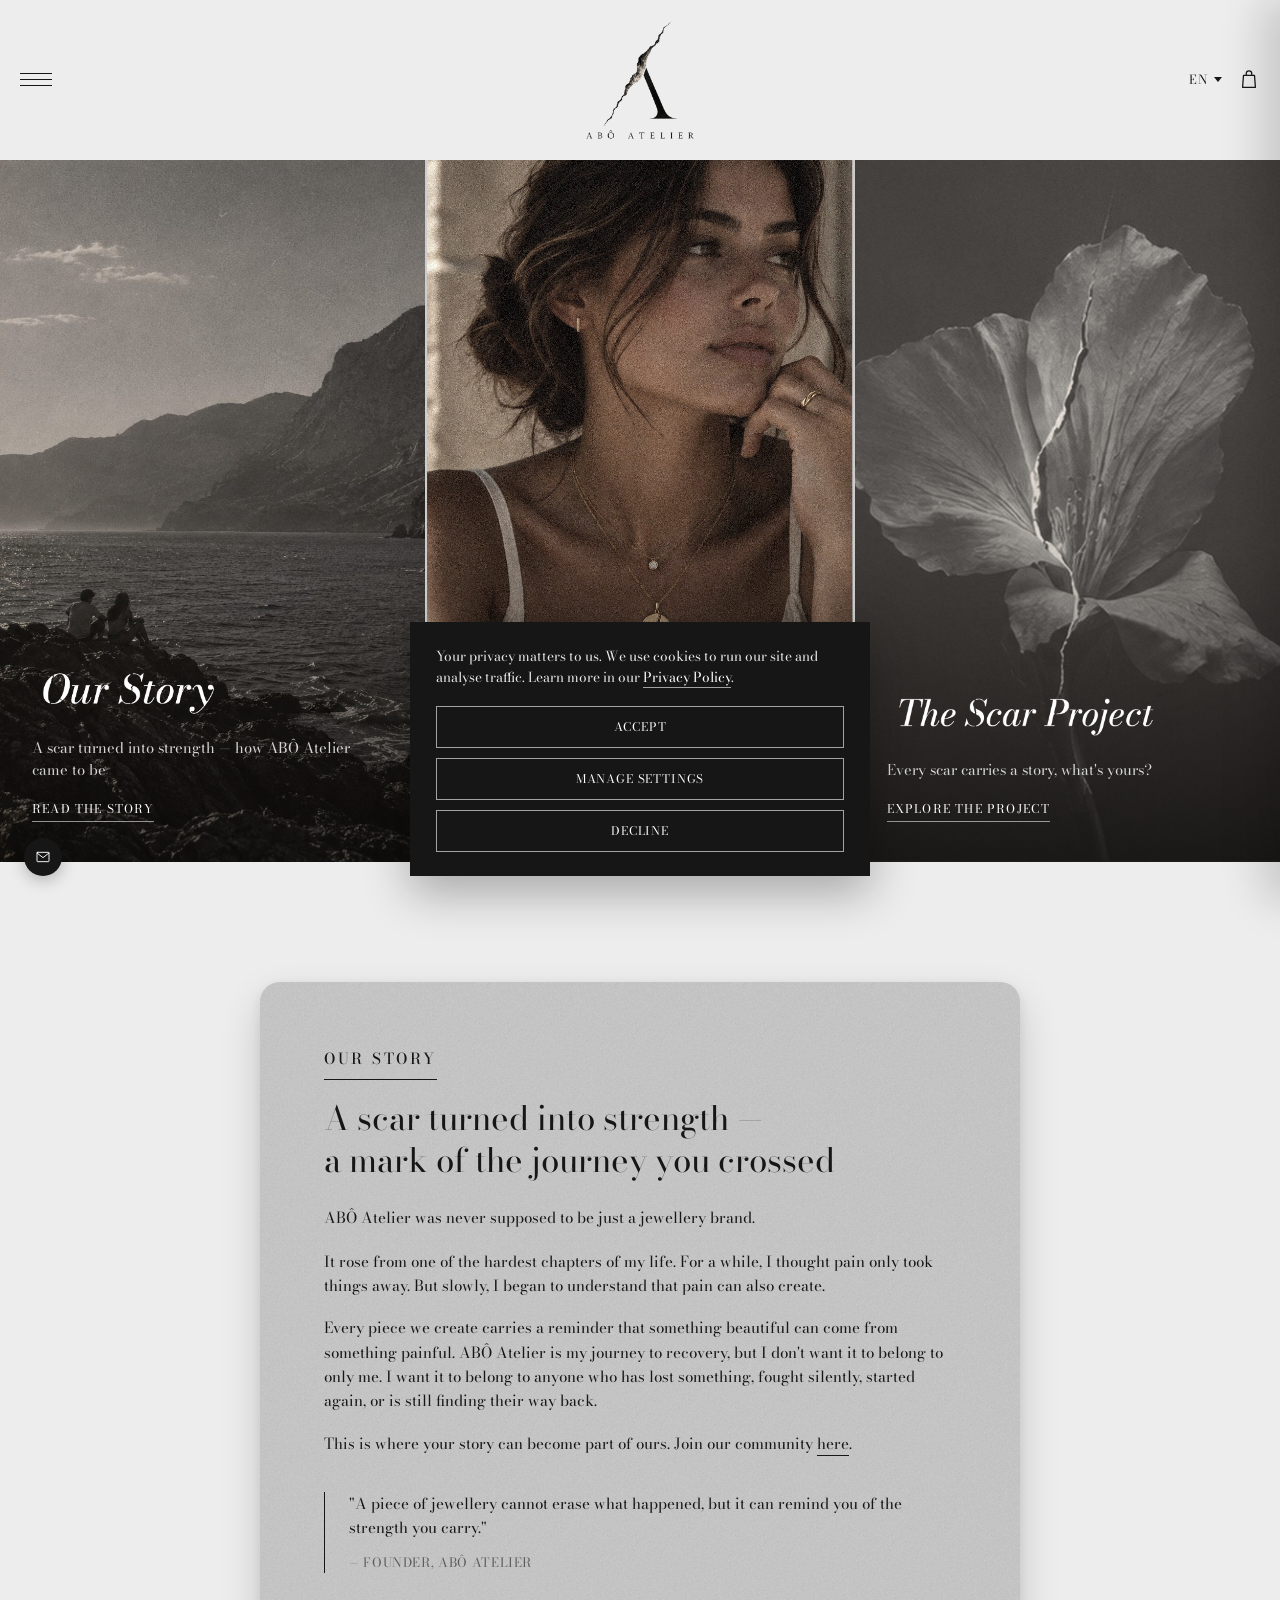
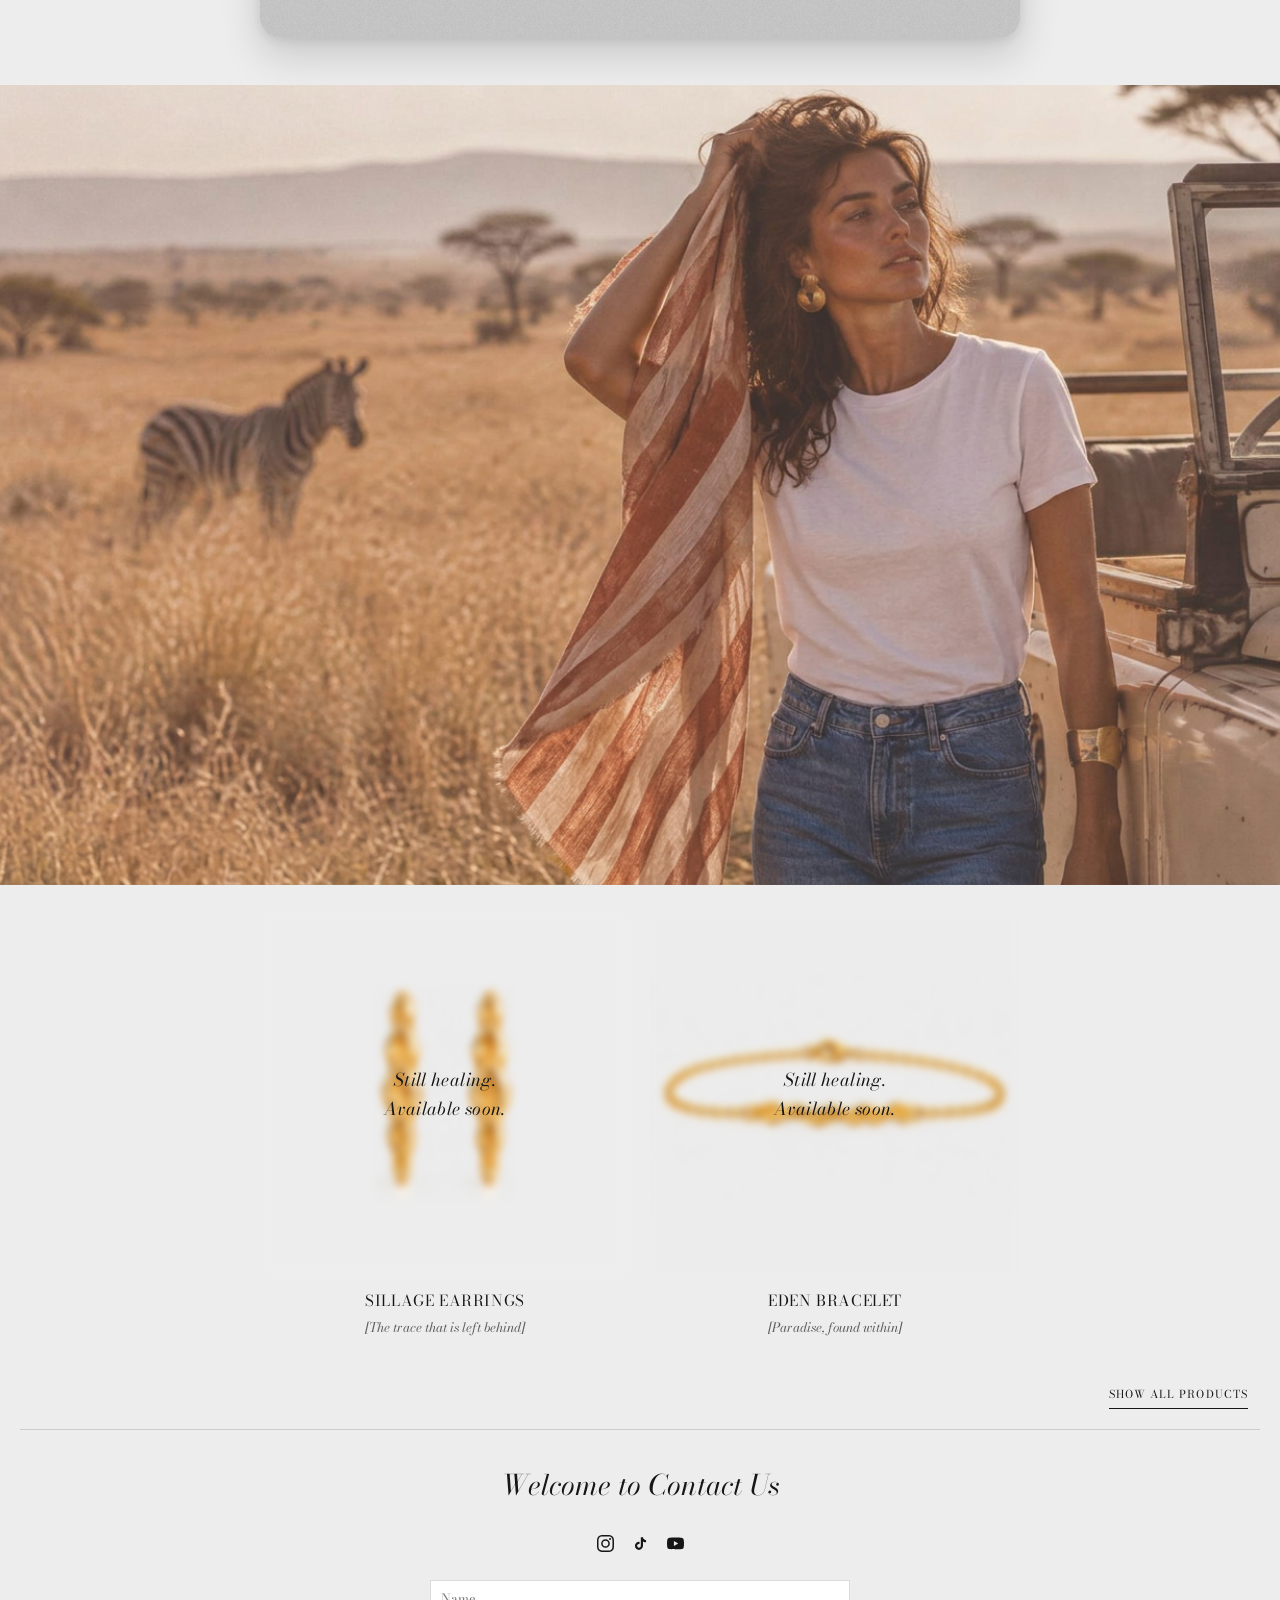
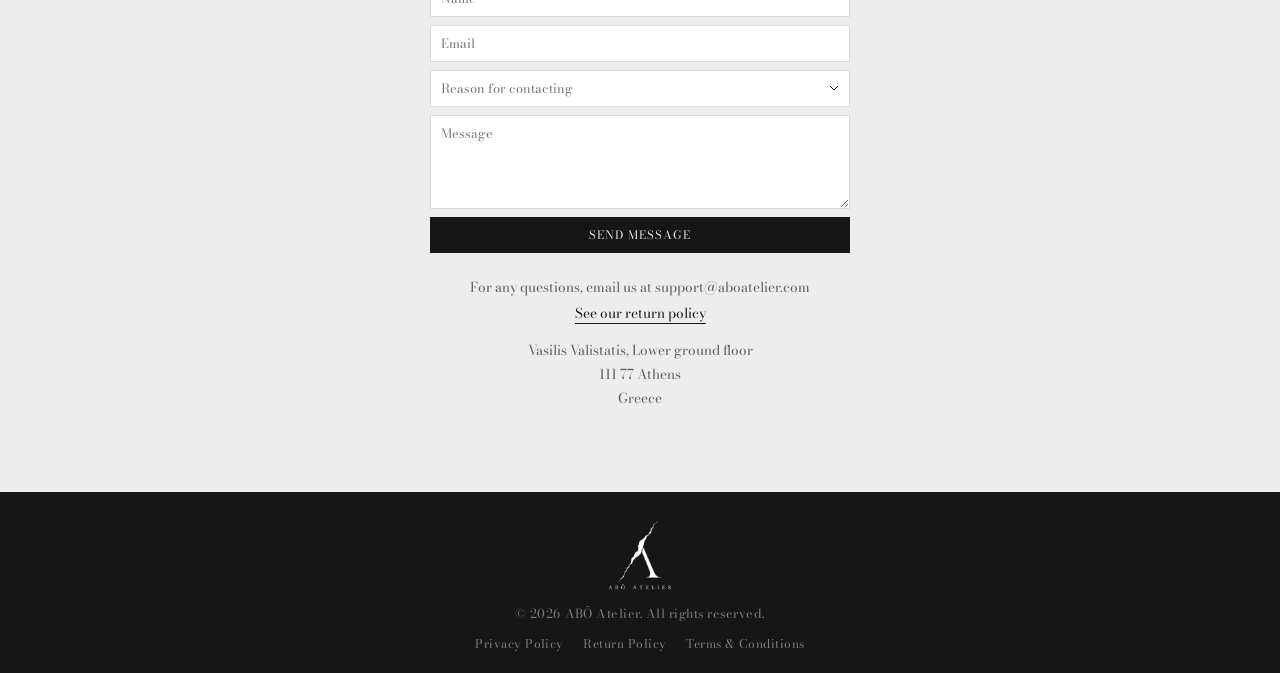
<file: index.html>
<!DOCTYPE html>
<html lang="en">
<head>
<meta charset="UTF-8">
<meta name="viewport" content="width=device-width, initial-scale=1.0">
<title data-i18n="title.home">ABÔ Atelier — Fine Jewellery</title>
<meta name="description" content="ABÔ Atelier is a fine jewellery house crafting considered pieces by hand, in small batches, for a lifetime of wear.">

<meta property="og:type" content="website">
<meta property="og:site_name" content="ABÔ Atelier">
<meta property="og:title" content="ABÔ Atelier — Fine Jewellery">
<meta property="og:description" content="ABÔ Atelier is a fine jewellery house crafting considered pieces by hand, in small batches, for a lifetime of wear.">
<meta property="og:image" content="https://aboatelier.com/assets/img/abo-savanna-editorial-whitetees.jpg">
<meta property="og:url" content="https://aboatelier.com/">
<meta name="twitter:card" content="summary_large_image">
<meta name="twitter:title" content="ABÔ Atelier — Fine Jewellery">
<meta name="twitter:description" content="ABÔ Atelier is a fine jewellery house crafting considered pieces by hand, in small batches, for a lifetime of wear.">
<meta name="twitter:image" content="https://aboatelier.com/assets/img/abo-savanna-editorial-whitetees.jpg">

<script type="application/ld+json">
{
  "@context": "https://schema.org",
  "@type": "Organization",
  "name": "ABÔ Atelier",
  "url": "https://aboatelier.com/",
  "logo": "https://aboatelier.com/assets/img/abo-logo-scarred-full.png"
}
</script>

<link rel="preconnect" href="https://fonts.googleapis.com">
<link rel="preconnect" href="https://fonts.gstatic.com" crossorigin>
<link href="https://fonts.googleapis.com/css2?family=Bodoni+Moda:ital,wght@0,400..600;1,400..600&display=swap" rel="stylesheet">

<link rel="icon" href="assets/img/favicon-mark.png" type="image/png">
<link rel="stylesheet" href="assets/css/style.css">
<link rel="stylesheet" href="assets/css/cart.css">
</head>
<body>
<script>setTimeout(function(){document.body.classList.add("i18n-ready");}, 1500);</script>

<a class="skip-link" href="#story" data-i18n="skip.content">Skip to content</a>

<header class="site-header" id="siteHeader">
  <div class="header-inner">
    <button class="nav-toggle" id="navToggle" aria-expanded="false" aria-controls="siteNav" data-i18n-aria="nav.toggleAria" aria-label="Toggle navigation">
      <span></span><span></span><span></span>
    </button>

    <a href="#top" class="brand" data-i18n-aria="brand.aria" aria-label="ABÔ Atelier — Home">
      <img src="assets/img/abo-logo-scarred-full.png" alt="ABÔ Atelier" class="brand-logo">
    </a>

    <nav class="site-nav" id="siteNav">
      <a href="#top" data-i18n="nav.home">Home</a>
      <a href="shop.html" data-i18n="nav.shop">Shop</a>
      <a href="#story" data-i18n="nav.story">Our Story</a>
      <a href="the-scar-project.html" data-i18n="nav.scarProject">The Scar Project</a>
      <a href="#contact" data-i18n="nav.contact">Contact Us</a>
    </nav>

    <a href="shop.html" class="cart-link" data-i18n-aria="cart.aria" aria-label="View cart">
      <svg viewBox="0 0 24 24" aria-hidden="true"><path d="M6 7h12l1 13H5L6 7z"/><path d="M9 7V5a3 3 0 0 1 6 0v2"/></svg>
      <span class="cart-count" hidden>0</span>
    </a>
  </div>
</header>

<div class="nav-backdrop" id="navBackdrop"></div>

<main id="top">

  <section class="hero" id="hero">
    <a href="#story" class="hero-tile">
      <img src="assets/img/story-tile.jpg" alt="" class="hero-tile-img">
      <span class="hero-tile-copy">
        <img src="assets/img/title-our-story.png" alt="Our Story" class="hero-tile-title">
        <span class="hero-tile-text" data-i18n="hero.story.text">A scar turned into strength — how ABÔ Atelier came to be</span>
        <span class="hero-tile-link" data-i18n="hero.story.link">Read the story</span>
      </span>
    </a>

    <a href="shop.html" class="hero-tile">
      <img src="assets/img/shop-tile.jpg" alt="" class="hero-tile-img">
      <span class="hero-tile-copy">
        <img src="assets/img/title-shop.png" alt="Shop" class="hero-tile-title">
        <span class="hero-tile-text" data-i18n="hero.shop.text">Discover fine jewellery in solid gold and sterling silver</span>
        <span class="hero-tile-link" data-i18n="hero.shop.link">View the collection</span>
      </span>
    </a>

    <a href="the-scar-project.html" class="hero-tile">
      <img src="assets/img/scar-project-tile.jpg" alt="" class="hero-tile-img">
      <span class="hero-tile-copy">
        <img src="assets/img/title-scar-project.png" alt="The Scar Project" class="hero-tile-title-crack">
        <span class="hero-tile-text" data-i18n="hero.scar.text">Every scar carries a story, what's yours?</span>
        <span class="hero-tile-link" data-i18n="hero.scar.link">Explore the project</span>
      </span>
    </a>
  </section>

  <section class="story" id="story">
    <div class="story-inner">
      <div class="story-copy">
        <p class="eyebrow" data-i18n="story.eyebrow">Our Story</p>
        <h2 data-i18n-html="story.heading">A scar turned into strength —<br>a mark of the journey you crossed</h2>
        <p class="lede" data-i18n="story.lede">ABÔ Atelier was never supposed to be just a jewellery brand.</p>
        <p data-i18n-html="story.p1">It rose from one of the hardest chapters of my life. For a while, I thought pain only took things away. But slowly, I began to understand that <em>pain can also create</em>.</p>
        <p data-i18n="story.p2">Every piece we create carries a reminder that something beautiful can come from something painful. ABÔ Atelier is my journey to recovery, but I don't want it to belong to only me. I want it to belong to anyone who has lost something, fought silently, started again, or is still finding their way back.</p>
        <p data-i18n-html="story.p3">This is where your story can become part of ours. Join our community <a href="the-scar-project.html">here</a>.</p>

        <blockquote>
          "<span data-i18n="story.quote">A piece of jewellery cannot erase what happened, but it can remind you of the strength you carry.</span>"
          <cite data-i18n="story.quoteCite">— Founder, ABÔ Atelier</cite>
        </blockquote>
      </div>
    </div>
  </section>

  <section class="story-showcase" id="story-showcase">
    <div class="story-showcase-inner">
      <img src="assets/img/abo-savanna-editorial-whitetees.jpg" alt="" class="story-showcase-placeholder">
      <div class="story-showcase-products">
        <a href="product.html?id=sillage-earrings" class="story-showcase-product">
          <span class="story-showcase-product-media">
            <img src="assets/img/products/fracture-earrings-gold.jpg" alt="Sillage Earrings">
            <span class="story-showcase-product-badge" data-i18n-html="shop.comingSoon">Still healing.<br>Available soon.</span>
          </span>
          <span class="story-showcase-product-name">SILLAGE EARRINGS</span>
          <span class="story-showcase-product-quote">[The trace that is left behind]</span>
        </a>
        <a href="product.html?id=eden-bracelet" class="story-showcase-product">
          <span class="story-showcase-product-media">
            <img src="assets/img/products/fracture-bracelet-gold.jpg" alt="Eden Bracelet">
            <span class="story-showcase-product-badge" data-i18n-html="shop.comingSoon">Still healing.<br>Available soon.</span>
          </span>
          <span class="story-showcase-product-name">EDEN BRACELET</span>
          <span class="story-showcase-product-quote">[Paradise, found within]</span>
        </a>
      </div>
      <div class="story-showcase-more">
        <a href="shop.html" class="story-showcase-more-link" data-i18n="storyShowcase.showAll">Show All Products</a>
      </div>
    </div>
  </section>

  <section class="contact-section" id="contact">
    <h2 data-i18n="contact.heading">Welcome to Contact Us</h2>

    <div class="contact-columns">
      <div class="contact-info">
        <div class="contact-block contact-social">
          <div class="contact-social-icons">
            <a href="https://www.instagram.com/aboatelierofficial" class="social-link" aria-label="Instagram" target="_blank" rel="noopener">
              <svg viewBox="0 0 24 24" aria-hidden="true"><path d="M12 0C8.74 0 8.333.014 7.053.072 5.775.132 4.905.333 4.14.63c-.789.306-1.459.717-2.126 1.384S.935 3.35.63 4.14C.333 4.905.131 5.775.072 7.053.014 8.333 0 8.74 0 12s.014 3.667.072 4.947c.06 1.277.261 2.148.558 2.913.306.788.717 1.459 1.384 2.126.667.666 1.336 1.079 2.126 1.384.766.296 1.636.499 2.913.558C8.333 23.986 8.74 24 12 24s3.667-.014 4.947-.072c1.277-.06 2.148-.262 2.913-.558.788-.306 1.459-.718 2.126-1.384.666-.667 1.079-1.335 1.384-2.126.296-.765.499-1.636.558-2.913.058-1.28.072-1.687.072-4.947s-.014-3.667-.072-4.947c-.06-1.277-.262-2.149-.558-2.913-.306-.789-.718-1.459-1.384-2.126C21.319 1.347 20.651.935 19.86.63c-.765-.297-1.636-.499-2.913-.558C15.667.014 15.26 0 12 0zm0 2.16c3.203 0 3.585.016 4.85.071 1.17.055 1.805.249 2.227.415.562.217.96.477 1.382.896.419.42.679.819.896 1.381.164.422.36 1.057.413 2.227.057 1.266.07 1.646.07 4.85s-.015 3.585-.074 4.85c-.061 1.17-.256 1.805-.421 2.227-.224.562-.479.96-.899 1.382-.419.419-.824.679-1.38.896-.42.164-1.065.36-2.235.413-1.274.057-1.649.07-4.859.07-3.211 0-3.586-.015-4.859-.074-1.171-.061-1.816-.256-2.236-.421-.569-.224-.96-.479-1.379-.899-.421-.419-.69-.824-.9-1.38-.165-.42-.359-1.065-.42-2.235-.045-1.26-.061-1.649-.061-4.844 0-3.196.016-3.586.061-4.861.061-1.17.255-1.814.42-2.234.21-.57.479-.96.9-1.381.419-.419.81-.689 1.379-.898.42-.166 1.051-.361 2.221-.421 1.275-.045 1.65-.06 4.859-.06zM12 5.838a6.162 6.162 0 1 0 0 12.324 6.162 6.162 0 0 0 0-12.324zM12 16a4 4 0 1 1 0-8 4 4 0 0 1 0 8zm7.846-10.405a1.44 1.44 0 1 1-2.881.001 1.44 1.44 0 0 1 2.881-.001z"/></svg>
            </a>
            <a href="#" class="social-link" aria-label="TikTok">
              <svg viewBox="0 0 24 24" aria-hidden="true"><path d="M16.6 5.82s.51.5 0 0A4.278 4.278 0 0 1 15.54 3h-3.09v12.4a2.592 2.592 0 0 1-2.59 2.5c-1.42 0-2.6-1.16-2.6-2.6c0-1.72 1.66-3.01 3.37-2.48V9.66c-3.45-.46-6.47 2.22-6.47 5.64c0 3.33 2.76 5.7 5.69 5.7c3.14 0 5.69-2.55 5.69-5.7V9.01a7.35 7.35 0 0 0 4.3 1.38V7.3s-1.88.09-3.24-1.48z"/></svg>
            </a>
            <a href="#" class="social-link" aria-label="YouTube">
              <svg viewBox="0 0 24 24" aria-hidden="true"><path d="M23.498 6.186a2.994 2.994 0 0 0-2.107-2.117C19.505 3.545 12 3.545 12 3.545s-7.505 0-9.391.524A2.994 2.994 0 0 0 .502 6.186 31.6 31.6 0 0 0 0 12a31.6 31.6 0 0 0 .502 5.814 2.994 2.994 0 0 0 2.107 2.117c1.886.524 9.391.524 9.391.524s7.505 0 9.391-.524a2.994 2.994 0 0 0 2.107-2.117A31.6 31.6 0 0 0 24 12a31.6 31.6 0 0 0-.502-5.814zM9.75 15.568V8.432L15.818 12z"/></svg>
            </a>
          </div>
        </div>

        <div class="contact-block contact-form-block">
          <form class="contact-form" id="contactForm">
            <input type="text" name="name" data-i18n-placeholder="newsletter.name" placeholder="Name" data-i18n-aria="newsletter.name" aria-label="Name">
            <input type="email" name="email" data-i18n-placeholder="newsletter.email" placeholder="Email" required data-i18n-aria="newsletter.emailAria" aria-label="Email address">
            <select name="reason" data-i18n-aria="contact.form.reasonPlaceholder" aria-label="Reason for contacting">
              <option value="" data-i18n="contact.form.reasonPlaceholder">Reason for contacting</option>
              <option value="Order Support" data-i18n="contact.form.reasonOrder">Order Support</option>
              <option value="Product Question" data-i18n="contact.form.reasonProduct">Product Question</option>
              <option value="Returns & Exchanges" data-i18n="contact.form.reasonReturns">Returns & Exchanges</option>
              <option value="Wholesale Inquiry" data-i18n="contact.form.reasonWholesale">Wholesale Inquiry</option>
              <option value="The Scar Project" data-i18n="contact.form.reasonScarProject">The Scar Project</option>
              <option value="Other" data-i18n="contact.form.reasonOther">Other</option>
            </select>
            <textarea name="message" rows="4" data-i18n-placeholder="contact.form.message" placeholder="Message" required data-i18n-aria="contact.form.message" aria-label="Message"></textarea>
            <button type="submit" data-i18n="contact.form.submit">Send Message</button>
            <p class="newsletter-status" hidden></p>
          </form>
        </div>

        <div class="contact-block contact-returns">
          <p><span data-i18n="contact.returnsLabel">For any questions, email us at</span> support@aboatelier.com</p>
          <p><a href="return-policy.html" data-i18n="contact.returnsPolicyLink">See our return policy</a></p>
          <div class="contact-address">
            <p>Vasilis Valistatis, Lower ground floor</p>
            <p>111 77 Athens</p>
            <p data-i18n="contact.country">Greece</p>
          </div>
        </div>
      </div>
    </div>
  </section>

</main>

<footer class="site-footer">
  <div class="footer-inner">
    <div class="footer-brand">
      <a href="#top" class="brand brand--footer">
        <img src="assets/img/abo-logo-scarred-white-full.png" alt="ABÔ Atelier" class="brand-logo brand-logo--footer">
      </a>
      <p class="footer-copy">&copy; <span id="year"></span> <span data-i18n="footer.rights">ABÔ Atelier. All rights reserved.</span></p>
      <p class="footer-links">
        <a href="privacy-policy.html" data-i18n="privacyPolicy.title">Privacy Policy</a>
        <a href="return-policy.html" data-i18n="policy.title">Return Policy</a>
        <a href="terms.html" data-i18n="terms.title">Terms &amp; Conditions</a>
      </p>
    </div>
  </div>
</footer>

<div class="newsletter-widget" id="newsletterWidget">
  <div class="newsletter-anchor">
    <button type="button" class="newsletter-badge" id="newsletterBadge" data-i18n-aria="newsletter.badgeAria" aria-label="Sign up for our newsletter">
      <svg viewBox="0 0 24 24" aria-hidden="true"><rect x="3" y="5" width="18" height="14" rx="1"></rect><path d="M3 6l9 7 9-7"></path></svg>
    </button>
    <div class="newsletter-popup" id="newsletterPopup" hidden>
      <button type="button" class="newsletter-close" id="newsletterClose" data-i18n-aria="newsletter.closeAria" aria-label="Close">&times;</button>
      <p class="newsletter-title" data-i18n="newsletter.heading">Sign up for our newsletter and get 10% off your first order.</p>
      <form class="newsletter-form">
        <input type="text" name="name" data-i18n-placeholder="newsletter.name" placeholder="Name" required data-i18n-aria="newsletter.name" aria-label="Name">
        <input type="email" name="email" data-i18n-placeholder="newsletter.email" placeholder="Email" required data-i18n-aria="newsletter.emailAria" aria-label="Email address">
        <div class="newsletter-phone-row">
          <select name="phoneCountry" class="newsletter-phone-code" data-i18n-aria="newsletter.countryCodeAria" aria-label="Country code">
            <option value="+46">🇸🇪 +46</option>
            <option value="+93">🇦🇫 +93</option>
            <option value="+355">🇦🇱 +355</option>
            <option value="+213">🇩🇿 +213</option>
            <option value="+376">🇦🇩 +376</option>
            <option value="+244">🇦🇴 +244</option>
            <option value="+1268">🇦🇬 +1268</option>
            <option value="+54">🇦🇷 +54</option>
            <option value="+374">🇦🇲 +374</option>
            <option value="+61">🇦🇺 +61</option>
            <option value="+43">🇦🇹 +43</option>
            <option value="+994">🇦🇿 +994</option>
            <option value="+1242">🇧🇸 +1242</option>
            <option value="+973">🇧🇭 +973</option>
            <option value="+880">🇧🇩 +880</option>
            <option value="+1246">🇧🇧 +1246</option>
            <option value="+375">🇧🇾 +375</option>
            <option value="+32">🇧🇪 +32</option>
            <option value="+501">🇧🇿 +501</option>
            <option value="+229">🇧🇯 +229</option>
            <option value="+975">🇧🇹 +975</option>
            <option value="+591">🇧🇴 +591</option>
            <option value="+387">🇧🇦 +387</option>
            <option value="+267">🇧🇼 +267</option>
            <option value="+55">🇧🇷 +55</option>
            <option value="+673">🇧🇳 +673</option>
            <option value="+359">🇧🇬 +359</option>
            <option value="+226">🇧🇫 +226</option>
            <option value="+257">🇧🇮 +257</option>
            <option value="+855">🇰🇭 +855</option>
            <option value="+237">🇨🇲 +237</option>
            <option value="+1">🇨🇦 +1</option>
            <option value="+238">🇨🇻 +238</option>
            <option value="+236">🇨🇫 +236</option>
            <option value="+235">🇹🇩 +235</option>
            <option value="+56">🇨🇱 +56</option>
            <option value="+86">🇨🇳 +86</option>
            <option value="+57">🇨🇴 +57</option>
            <option value="+269">🇰🇲 +269</option>
            <option value="+243">🇨🇩 +243</option>
            <option value="+242">🇨🇬 +242</option>
            <option value="+506">🇨🇷 +506</option>
            <option value="+385">🇭🇷 +385</option>
            <option value="+53">🇨🇺 +53</option>
            <option value="+357">🇨🇾 +357</option>
            <option value="+420">🇨🇿 +420</option>
            <option value="+45">🇩🇰 +45</option>
            <option value="+253">🇩🇯 +253</option>
            <option value="+1767">🇩🇲 +1767</option>
            <option value="+1809">🇩🇴 +1809</option>
            <option value="+593">🇪🇨 +593</option>
            <option value="+20">🇪🇬 +20</option>
            <option value="+503">🇸🇻 +503</option>
            <option value="+240">🇬🇶 +240</option>
            <option value="+291">🇪🇷 +291</option>
            <option value="+372">🇪🇪 +372</option>
            <option value="+268">🇸🇿 +268</option>
            <option value="+251">🇪🇹 +251</option>
            <option value="+679">🇫🇯 +679</option>
            <option value="+358">🇫🇮 +358</option>
            <option value="+33">🇫🇷 +33</option>
            <option value="+241">🇬🇦 +241</option>
            <option value="+220">🇬🇲 +220</option>
            <option value="+995">🇬🇪 +995</option>
            <option value="+49">🇩🇪 +49</option>
            <option value="+233">🇬🇭 +233</option>
            <option value="+30">🇬🇷 +30</option>
            <option value="+1473">🇬🇩 +1473</option>
            <option value="+502">🇬🇹 +502</option>
            <option value="+224">🇬🇳 +224</option>
            <option value="+245">🇬🇼 +245</option>
            <option value="+592">🇬🇾 +592</option>
            <option value="+509">🇭🇹 +509</option>
            <option value="+504">🇭🇳 +504</option>
            <option value="+852">🇭🇰 +852</option>
            <option value="+36">🇭🇺 +36</option>
            <option value="+354">🇮🇸 +354</option>
            <option value="+91">🇮🇳 +91</option>
            <option value="+62">🇮🇩 +62</option>
            <option value="+98">🇮🇷 +98</option>
            <option value="+964">🇮🇶 +964</option>
            <option value="+353">🇮🇪 +353</option>
            <option value="+972">🇮🇱 +972</option>
            <option value="+39">🇮🇹 +39</option>
            <option value="+225">🇨🇮 +225</option>
            <option value="+1876">🇯🇲 +1876</option>
            <option value="+81">🇯🇵 +81</option>
            <option value="+962">🇯🇴 +962</option>
            <option value="+7">🇰🇿 +7</option>
            <option value="+254">🇰🇪 +254</option>
            <option value="+686">🇰🇮 +686</option>
            <option value="+383">XK +383</option>
            <option value="+965">🇰🇼 +965</option>
            <option value="+996">🇰🇬 +996</option>
            <option value="+856">🇱🇦 +856</option>
            <option value="+371">🇱🇻 +371</option>
            <option value="+961">🇱🇧 +961</option>
            <option value="+266">🇱🇸 +266</option>
            <option value="+231">🇱🇷 +231</option>
            <option value="+218">🇱🇾 +218</option>
            <option value="+423">🇱🇮 +423</option>
            <option value="+370">🇱🇹 +370</option>
            <option value="+352">🇱🇺 +352</option>
            <option value="+853">🇲🇴 +853</option>
            <option value="+261">🇲🇬 +261</option>
            <option value="+265">🇲🇼 +265</option>
            <option value="+60">🇲🇾 +60</option>
            <option value="+960">🇲🇻 +960</option>
            <option value="+223">🇲🇱 +223</option>
            <option value="+356">🇲🇹 +356</option>
            <option value="+692">🇲🇭 +692</option>
            <option value="+222">🇲🇷 +222</option>
            <option value="+230">🇲🇺 +230</option>
            <option value="+52">🇲🇽 +52</option>
            <option value="+691">🇫🇲 +691</option>
            <option value="+373">🇲🇩 +373</option>
            <option value="+377">🇲🇨 +377</option>
            <option value="+976">🇲🇳 +976</option>
            <option value="+382">🇲🇪 +382</option>
            <option value="+212">🇲🇦 +212</option>
            <option value="+258">🇲🇿 +258</option>
            <option value="+95">🇲🇲 +95</option>
            <option value="+264">🇳🇦 +264</option>
            <option value="+674">🇳🇷 +674</option>
            <option value="+977">🇳🇵 +977</option>
            <option value="+31">🇳🇱 +31</option>
            <option value="+64">🇳🇿 +64</option>
            <option value="+505">🇳🇮 +505</option>
            <option value="+227">🇳🇪 +227</option>
            <option value="+234">🇳🇬 +234</option>
            <option value="+850">🇰🇵 +850</option>
            <option value="+389">🇲🇰 +389</option>
            <option value="+47">🇳🇴 +47</option>
            <option value="+968">🇴🇲 +968</option>
            <option value="+92">🇵🇰 +92</option>
            <option value="+680">🇵🇼 +680</option>
            <option value="+970">🇵🇸 +970</option>
            <option value="+507">🇵🇦 +507</option>
            <option value="+675">🇵🇬 +675</option>
            <option value="+595">🇵🇾 +595</option>
            <option value="+51">🇵🇪 +51</option>
            <option value="+63">🇵🇭 +63</option>
            <option value="+48">🇵🇱 +48</option>
            <option value="+351">🇵🇹 +351</option>
            <option value="+974">🇶🇦 +974</option>
            <option value="+40">🇷🇴 +40</option>
            <option value="+7">🇷🇺 +7</option>
            <option value="+250">🇷🇼 +250</option>
            <option value="+1869">🇰🇳 +1869</option>
            <option value="+1758">🇱🇨 +1758</option>
            <option value="+1784">🇻🇨 +1784</option>
            <option value="+685">🇼🇸 +685</option>
            <option value="+378">🇸🇲 +378</option>
            <option value="+239">🇸🇹 +239</option>
            <option value="+966">🇸🇦 +966</option>
            <option value="+221">🇸🇳 +221</option>
            <option value="+381">🇷🇸 +381</option>
            <option value="+248">🇸🇨 +248</option>
            <option value="+232">🇸🇱 +232</option>
            <option value="+65">🇸🇬 +65</option>
            <option value="+421">🇸🇰 +421</option>
            <option value="+386">🇸🇮 +386</option>
            <option value="+677">🇸🇧 +677</option>
            <option value="+252">🇸🇴 +252</option>
            <option value="+27">🇿🇦 +27</option>
            <option value="+82">🇰🇷 +82</option>
            <option value="+211">🇸🇸 +211</option>
            <option value="+34">🇪🇸 +34</option>
            <option value="+94">🇱🇰 +94</option>
            <option value="+249">🇸🇩 +249</option>
            <option value="+597">🇸🇷 +597</option>
            <option value="+41">🇨🇭 +41</option>
            <option value="+963">🇸🇾 +963</option>
            <option value="+886">🇹🇼 +886</option>
            <option value="+992">🇹🇯 +992</option>
            <option value="+255">🇹🇿 +255</option>
            <option value="+66">🇹🇭 +66</option>
            <option value="+670">🇹🇱 +670</option>
            <option value="+228">🇹🇬 +228</option>
            <option value="+676">🇹🇴 +676</option>
            <option value="+1868">🇹🇹 +1868</option>
            <option value="+216">🇹🇳 +216</option>
            <option value="+90">🇹🇷 +90</option>
            <option value="+993">🇹🇲 +993</option>
            <option value="+688">🇹🇻 +688</option>
            <option value="+256">🇺🇬 +256</option>
            <option value="+380">🇺🇦 +380</option>
            <option value="+971">🇦🇪 +971</option>
            <option value="+44">🇬🇧 +44</option>
            <option value="+1">🇺🇸 +1</option>
            <option value="+598">🇺🇾 +598</option>
            <option value="+998">🇺🇿 +998</option>
            <option value="+678">🇻🇺 +678</option>
            <option value="+39">🇻🇦 +39</option>
            <option value="+58">🇻🇪 +58</option>
            <option value="+84">🇻🇳 +84</option>
            <option value="+967">🇾🇪 +967</option>
            <option value="+260">🇿🇲 +260</option>
            <option value="+263">🇿🇼 +263</option>
          </select>
          <input type="tel" name="phone" data-i18n-placeholder="newsletter.phone" placeholder="Phone number" required data-i18n-aria="newsletter.phone" aria-label="Phone number">
        </div>
        <button type="submit" data-i18n="newsletter.submit">Sign Up</button>
          <p class="newsletter-status" hidden></p>
      </form>
    </div>
  </div>
</div>

<div class="cookie-consent" id="cookieConsent" hidden>
  <div class="cookie-consent-card">
    <div class="cookie-consent-main" id="cookieConsentMain">
      <p class="cookie-consent-text" data-i18n-html="cookieConsent.text">Your privacy matters. We use cookies to run our site and analyze traffic. Learn more in our <a href="privacy-policy.html">Privacy Policy</a>.</p>
      <div class="cookie-consent-actions">
        <button type="button" class="cookie-consent-btn" id="cookieConsentAccept" data-i18n="cookieConsent.acceptAll">Accept</button>
        <button type="button" class="cookie-consent-btn" id="cookieConsentManage" data-i18n="cookieConsent.manageSettings">Manage Settings</button>
        <button type="button" class="cookie-consent-btn" id="cookieConsentReject" data-i18n="cookieConsent.rejectAll">Decline</button>
      </div>
    </div>
    <div class="cookie-consent-settings" id="cookieConsentSettings" hidden>
      <p class="cookie-consent-settings-title" data-i18n="cookieConsent.settingsTitle">Cookie Settings</p>
      <div class="cookie-consent-row">
        <div class="cookie-consent-row-text">
          <span class="cookie-consent-row-label" data-i18n="cookieConsent.necessaryLabel">Necessary</span>
          <span class="cookie-consent-row-desc" data-i18n="cookieConsent.necessaryDesc">Required for the site to function (cart, language). Always on.</span>
        </div>
        <span class="cookie-toggle cookie-toggle--locked" aria-disabled="true" aria-label="Necessary cookies (always on)"><span class="cookie-toggle-knob"></span></span>
      </div>
      <div class="cookie-consent-row">
        <div class="cookie-consent-row-text">
          <span class="cookie-consent-row-label" data-i18n="cookieConsent.analyticsLabel">Analytics</span>
          <span class="cookie-consent-row-desc" data-i18n="cookieConsent.analyticsDesc">Helps us understand site traffic via Google Analytics.</span>
        </div>
        <button type="button" class="cookie-toggle" id="cookieToggleAnalytics" role="switch" aria-checked="false" aria-label="Analytics cookies"><span class="cookie-toggle-knob"></span></button>
      </div>
      <button type="button" class="cookie-consent-btn cookie-consent-save" id="cookieConsentSave" data-i18n="cookieConsent.savePreferences">Save Preferences</button>
    </div>
  </div>
</div>

<script src="assets/js/i18n.js"></script>
<script src="assets/js/analytics-consent.js"></script>
<script src="assets/js/cart.js"></script>
<script src="assets/js/countries-data.js"></script>
<script src="assets/js/phone-country-picker.js"></script>
<script src="assets/js/main.js"></script>
<script src="assets/js/web3forms.js"></script>
<script src="assets/js/newsletter.js"></script>
<script src="assets/js/contact-form.js"></script>
</body>
</html>
</file>
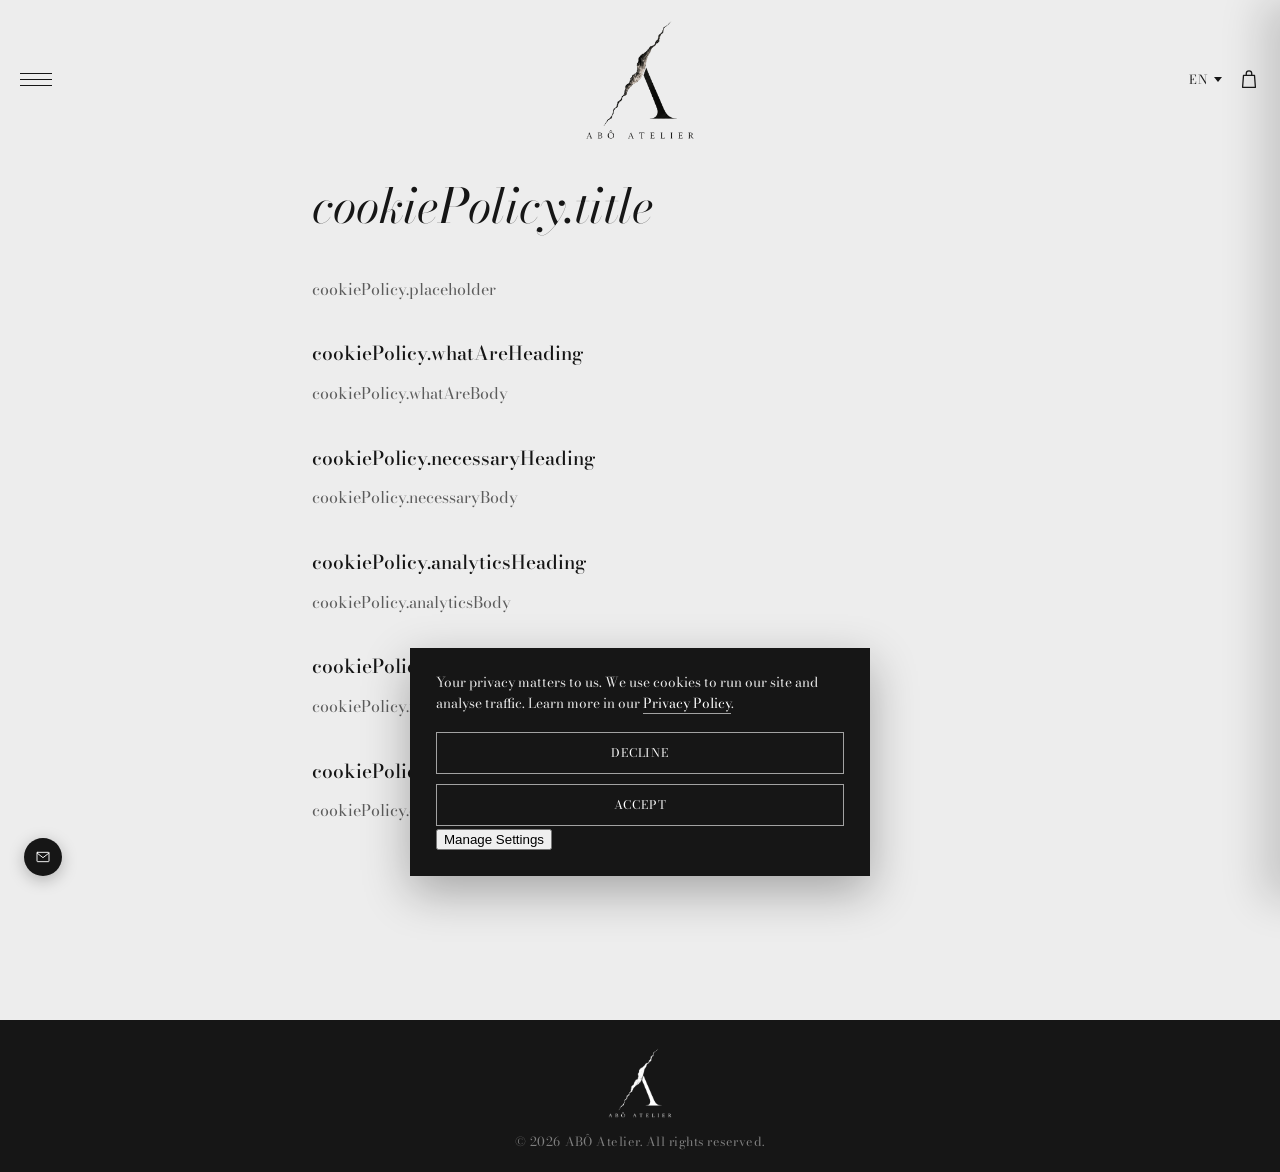
<file: cookie-policy.html>
<!DOCTYPE html>
<html lang="en">
<head>
<meta charset="UTF-8">
<meta name="viewport" content="width=device-width, initial-scale=1.0">
<title data-i18n="title.cookiePolicy">Cookie Policy — ABÔ Atelier</title>
<meta name="description" content="Cookie policy for ABÔ Atelier.">

<link rel="preconnect" href="https://fonts.googleapis.com">
<link rel="preconnect" href="https://fonts.gstatic.com" crossorigin>
<link href="https://fonts.googleapis.com/css2?family=Bodoni+Moda:ital,wght@0,400..600;1,400..600&display=swap" rel="stylesheet">

<link rel="icon" href="assets/img/favicon-mark.png" type="image/png">
<link rel="stylesheet" href="assets/css/style.css">
<link rel="stylesheet" href="assets/css/cart.css">
<link rel="stylesheet" href="assets/css/shop.css">
<style>
  .policy-section {
    max-width: 720px;
    margin: 0 auto;
    padding: 168px 32px 140px;
  }
  .policy-section h1 {
    font-family: var(--font-display);
    font-weight: 400;
    font-style: italic;
    font-size: clamp(2.2rem, 4vw, 3rem);
    margin: 0 0 32px;
  }
  .policy-section h2 {
    font-family: var(--font-display);
    font-weight: 500;
    font-size: 1.2rem;
    margin: 36px 0 12px;
  }
  .policy-section p {
    color: var(--color-ink-soft);
    margin: 0 0 16px;
  }
  .policy-section a {
    color: var(--color-ink);
    border-bottom: 1px solid var(--color-ink);
  }
  html[lang="ar"] .policy-section h1 {
    font-style: normal;
  }
</style>
</head>
<body>
<script>setTimeout(function(){document.body.classList.add("i18n-ready");}, 1500);</script>

<a class="skip-link" href="#policy-main" data-i18n="skip.content">Skip to content</a>

<header class="site-header" id="siteHeader">
  <div class="header-inner">
    <button class="nav-toggle" id="navToggle" aria-expanded="false" aria-controls="siteNav" data-i18n-aria="nav.toggleAria" aria-label="Toggle navigation">
      <span></span><span></span><span></span>
    </button>

    <a href="index.html#top" class="brand" data-i18n-aria="brand.aria" aria-label="ABÔ Atelier — Home">
      <img src="assets/img/abo-logo-scarred-full.png" alt="ABÔ Atelier" class="brand-logo">
    </a>

    <nav class="site-nav" id="siteNav">
      <a href="index.html" data-i18n="nav.home">Home</a>
      <a href="shop.html" data-i18n="nav.shop">Shop</a>
      <a href="index.html#story" data-i18n="nav.story">Our Story</a>
      <a href="the-scar-project.html" data-i18n="nav.scarProject">The Scar Project</a>
      <a href="index.html#contact" data-i18n="nav.contact">Contact Us</a>
    </nav>

    <a href="shop.html" class="cart-link" data-i18n-aria="cart.aria" aria-label="View cart">
      <svg viewBox="0 0 24 24" aria-hidden="true"><path d="M6 7h12l1 13H5L6 7z"/><path d="M9 7V5a3 3 0 0 1 6 0v2"/></svg>
      <span class="cart-count" hidden>0</span>
    </a>
  </div>
</header>

<div class="nav-backdrop" id="navBackdrop"></div>

<main id="policy-main">
  <section class="policy-section">
    <h1 data-i18n="cookiePolicy.title">Cookie Policy</h1>

    <p data-i18n="cookiePolicy.placeholder">Placeholder policy — replace this page with ABÔ Atelier's actual, lawyer-reviewed cookie policy before relying on it.</p>

    <h2 data-i18n="cookiePolicy.whatAreHeading">What Are Cookies?</h2>
    <p data-i18n="cookiePolicy.whatAreBody">Cookies are small pieces of data stored on your device that help websites function and understand how they're used.</p>

    <h2 data-i18n="cookiePolicy.necessaryHeading">Necessary Cookies</h2>
    <p data-i18n="cookiePolicy.necessaryBody">These are required for the site to work correctly — for example, remembering the contents of your cart and your selected language. They cannot be disabled and do not track you across other sites.</p>

    <h2 data-i18n="cookiePolicy.analyticsHeading">Analytics Cookies</h2>
    <p data-i18n="cookiePolicy.analyticsBody">With your consent, we use Google Analytics to understand how visitors use our site (pages viewed, general location, device type) so we can improve it. This data is anonymized and never sold. You can withdraw consent at any time by clearing your browser's site data and revisiting the site.</p>

    <h2 data-i18n="cookiePolicy.manageHeading">Managing Your Preferences</h2>
    <p data-i18n="cookiePolicy.manageBody">You can accept or reject non-essential cookies at any time via the cookie banner shown on your first visit, or by clearing your browser's site data to see it again.</p>

    <h2 data-i18n="cookiePolicy.contactHeading">Contact</h2>
    <p><span data-i18n="cookiePolicy.contactBody">For questions regarding this policy, reach out via our</span> <a href="index.html#contact" data-i18n="nav.contact">Contact Us</a> <span data-i18n="cookiePolicy.contactBodyEnd">page.</span></p>
  </section>
</main>

<footer class="site-footer">
  <div class="footer-inner">
    <div class="footer-brand">
      <a href="index.html#top" class="brand brand--footer">
        <img src="assets/img/abo-logo-scarred-white-full.png" alt="ABÔ Atelier" class="brand-logo brand-logo--footer">
      </a>
      <p class="footer-copy">&copy; <span id="year"></span> <span data-i18n="footer.rights">ABÔ Atelier. All rights reserved.</span></p>
    </div>
  </div>
</footer>

<div class="newsletter-widget" id="newsletterWidget">
  <div class="newsletter-anchor">
    <button type="button" class="newsletter-badge" id="newsletterBadge" data-i18n-aria="newsletter.badgeAria" aria-label="Sign up for our newsletter">
      <svg viewBox="0 0 24 24" aria-hidden="true"><rect x="3" y="5" width="18" height="14" rx="1"></rect><path d="M3 6l9 7 9-7"></path></svg>
    </button>
    <div class="newsletter-popup" id="newsletterPopup" hidden>
      <button type="button" class="newsletter-close" id="newsletterClose" data-i18n-aria="newsletter.closeAria" aria-label="Close">&times;</button>
      <p class="newsletter-title" data-i18n="newsletter.heading">Sign up for our newsletter and get 10% off your first order.</p>
      <form class="newsletter-form">
        <input type="text" name="name" data-i18n-placeholder="newsletter.name" placeholder="Name" required data-i18n-aria="newsletter.name" aria-label="Name">
        <input type="email" name="email" data-i18n-placeholder="newsletter.email" placeholder="Email" required data-i18n-aria="newsletter.emailAria" aria-label="Email address">
        <div class="newsletter-phone-row">
          <select name="phoneCountry" class="newsletter-phone-code" data-i18n-aria="newsletter.countryCodeAria" aria-label="Country code">
            <option value="+46">🇸🇪 +46</option>
            <option value="+93">🇦🇫 +93</option>
            <option value="+355">🇦🇱 +355</option>
            <option value="+213">🇩🇿 +213</option>
            <option value="+376">🇦🇩 +376</option>
            <option value="+244">🇦🇴 +244</option>
            <option value="+1268">🇦🇬 +1268</option>
            <option value="+54">🇦🇷 +54</option>
            <option value="+374">🇦🇲 +374</option>
            <option value="+61">🇦🇺 +61</option>
            <option value="+43">🇦🇹 +43</option>
            <option value="+994">🇦🇿 +994</option>
            <option value="+1242">🇧🇸 +1242</option>
            <option value="+973">🇧🇭 +973</option>
            <option value="+880">🇧🇩 +880</option>
            <option value="+1246">🇧🇧 +1246</option>
            <option value="+375">🇧🇾 +375</option>
            <option value="+32">🇧🇪 +32</option>
            <option value="+501">🇧🇿 +501</option>
            <option value="+229">🇧🇯 +229</option>
            <option value="+975">🇧🇹 +975</option>
            <option value="+591">🇧🇴 +591</option>
            <option value="+387">🇧🇦 +387</option>
            <option value="+267">🇧🇼 +267</option>
            <option value="+55">🇧🇷 +55</option>
            <option value="+673">🇧🇳 +673</option>
            <option value="+359">🇧🇬 +359</option>
            <option value="+226">🇧🇫 +226</option>
            <option value="+257">🇧🇮 +257</option>
            <option value="+855">🇰🇭 +855</option>
            <option value="+237">🇨🇲 +237</option>
            <option value="+1">🇨🇦 +1</option>
            <option value="+238">🇨🇻 +238</option>
            <option value="+236">🇨🇫 +236</option>
            <option value="+235">🇹🇩 +235</option>
            <option value="+56">🇨🇱 +56</option>
            <option value="+86">🇨🇳 +86</option>
            <option value="+57">🇨🇴 +57</option>
            <option value="+269">🇰🇲 +269</option>
            <option value="+243">🇨🇩 +243</option>
            <option value="+242">🇨🇬 +242</option>
            <option value="+506">🇨🇷 +506</option>
            <option value="+385">🇭🇷 +385</option>
            <option value="+53">🇨🇺 +53</option>
            <option value="+357">🇨🇾 +357</option>
            <option value="+420">🇨🇿 +420</option>
            <option value="+45">🇩🇰 +45</option>
            <option value="+253">🇩🇯 +253</option>
            <option value="+1767">🇩🇲 +1767</option>
            <option value="+1809">🇩🇴 +1809</option>
            <option value="+593">🇪🇨 +593</option>
            <option value="+20">🇪🇬 +20</option>
            <option value="+503">🇸🇻 +503</option>
            <option value="+240">🇬🇶 +240</option>
            <option value="+291">🇪🇷 +291</option>
            <option value="+372">🇪🇪 +372</option>
            <option value="+268">🇸🇿 +268</option>
            <option value="+251">🇪🇹 +251</option>
            <option value="+679">🇫🇯 +679</option>
            <option value="+358">🇫🇮 +358</option>
            <option value="+33">🇫🇷 +33</option>
            <option value="+241">🇬🇦 +241</option>
            <option value="+220">🇬🇲 +220</option>
            <option value="+995">🇬🇪 +995</option>
            <option value="+49">🇩🇪 +49</option>
            <option value="+233">🇬🇭 +233</option>
            <option value="+30">🇬🇷 +30</option>
            <option value="+1473">🇬🇩 +1473</option>
            <option value="+502">🇬🇹 +502</option>
            <option value="+224">🇬🇳 +224</option>
            <option value="+245">🇬🇼 +245</option>
            <option value="+592">🇬🇾 +592</option>
            <option value="+509">🇭🇹 +509</option>
            <option value="+504">🇭🇳 +504</option>
            <option value="+852">🇭🇰 +852</option>
            <option value="+36">🇭🇺 +36</option>
            <option value="+354">🇮🇸 +354</option>
            <option value="+91">🇮🇳 +91</option>
            <option value="+62">🇮🇩 +62</option>
            <option value="+98">🇮🇷 +98</option>
            <option value="+964">🇮🇶 +964</option>
            <option value="+353">🇮🇪 +353</option>
            <option value="+972">🇮🇱 +972</option>
            <option value="+39">🇮🇹 +39</option>
            <option value="+225">🇨🇮 +225</option>
            <option value="+1876">🇯🇲 +1876</option>
            <option value="+81">🇯🇵 +81</option>
            <option value="+962">🇯🇴 +962</option>
            <option value="+7">🇰🇿 +7</option>
            <option value="+254">🇰🇪 +254</option>
            <option value="+686">🇰🇮 +686</option>
            <option value="+383">XK +383</option>
            <option value="+965">🇰🇼 +965</option>
            <option value="+996">🇰🇬 +996</option>
            <option value="+856">🇱🇦 +856</option>
            <option value="+371">🇱🇻 +371</option>
            <option value="+961">🇱🇧 +961</option>
            <option value="+266">🇱🇸 +266</option>
            <option value="+231">🇱🇷 +231</option>
            <option value="+218">🇱🇾 +218</option>
            <option value="+423">🇱🇮 +423</option>
            <option value="+370">🇱🇹 +370</option>
            <option value="+352">🇱🇺 +352</option>
            <option value="+853">🇲🇴 +853</option>
            <option value="+261">🇲🇬 +261</option>
            <option value="+265">🇲🇼 +265</option>
            <option value="+60">🇲🇾 +60</option>
            <option value="+960">🇲🇻 +960</option>
            <option value="+223">🇲🇱 +223</option>
            <option value="+356">🇲🇹 +356</option>
            <option value="+692">🇲🇭 +692</option>
            <option value="+222">🇲🇷 +222</option>
            <option value="+230">🇲🇺 +230</option>
            <option value="+52">🇲🇽 +52</option>
            <option value="+691">🇫🇲 +691</option>
            <option value="+373">🇲🇩 +373</option>
            <option value="+377">🇲🇨 +377</option>
            <option value="+976">🇲🇳 +976</option>
            <option value="+382">🇲🇪 +382</option>
            <option value="+212">🇲🇦 +212</option>
            <option value="+258">🇲🇿 +258</option>
            <option value="+95">🇲🇲 +95</option>
            <option value="+264">🇳🇦 +264</option>
            <option value="+674">🇳🇷 +674</option>
            <option value="+977">🇳🇵 +977</option>
            <option value="+31">🇳🇱 +31</option>
            <option value="+64">🇳🇿 +64</option>
            <option value="+505">🇳🇮 +505</option>
            <option value="+227">🇳🇪 +227</option>
            <option value="+234">🇳🇬 +234</option>
            <option value="+850">🇰🇵 +850</option>
            <option value="+389">🇲🇰 +389</option>
            <option value="+47">🇳🇴 +47</option>
            <option value="+968">🇴🇲 +968</option>
            <option value="+92">🇵🇰 +92</option>
            <option value="+680">🇵🇼 +680</option>
            <option value="+970">🇵🇸 +970</option>
            <option value="+507">🇵🇦 +507</option>
            <option value="+675">🇵🇬 +675</option>
            <option value="+595">🇵🇾 +595</option>
            <option value="+51">🇵🇪 +51</option>
            <option value="+63">🇵🇭 +63</option>
            <option value="+48">🇵🇱 +48</option>
            <option value="+351">🇵🇹 +351</option>
            <option value="+974">🇶🇦 +974</option>
            <option value="+40">🇷🇴 +40</option>
            <option value="+7">🇷🇺 +7</option>
            <option value="+250">🇷🇼 +250</option>
            <option value="+1869">🇰🇳 +1869</option>
            <option value="+1758">🇱🇨 +1758</option>
            <option value="+1784">🇻🇨 +1784</option>
            <option value="+685">🇼🇸 +685</option>
            <option value="+378">🇸🇲 +378</option>
            <option value="+239">🇸🇹 +239</option>
            <option value="+966">🇸🇦 +966</option>
            <option value="+221">🇸🇳 +221</option>
            <option value="+381">🇷🇸 +381</option>
            <option value="+248">🇸🇨 +248</option>
            <option value="+232">🇸🇱 +232</option>
            <option value="+65">🇸🇬 +65</option>
            <option value="+421">🇸🇰 +421</option>
            <option value="+386">🇸🇮 +386</option>
            <option value="+677">🇸🇧 +677</option>
            <option value="+252">🇸🇴 +252</option>
            <option value="+27">🇿🇦 +27</option>
            <option value="+82">🇰🇷 +82</option>
            <option value="+211">🇸🇸 +211</option>
            <option value="+34">🇪🇸 +34</option>
            <option value="+94">🇱🇰 +94</option>
            <option value="+249">🇸🇩 +249</option>
            <option value="+597">🇸🇷 +597</option>
            <option value="+41">🇨🇭 +41</option>
            <option value="+963">🇸🇾 +963</option>
            <option value="+886">🇹🇼 +886</option>
            <option value="+992">🇹🇯 +992</option>
            <option value="+255">🇹🇿 +255</option>
            <option value="+66">🇹🇭 +66</option>
            <option value="+670">🇹🇱 +670</option>
            <option value="+228">🇹🇬 +228</option>
            <option value="+676">🇹🇴 +676</option>
            <option value="+1868">🇹🇹 +1868</option>
            <option value="+216">🇹🇳 +216</option>
            <option value="+90">🇹🇷 +90</option>
            <option value="+993">🇹🇲 +993</option>
            <option value="+688">🇹🇻 +688</option>
            <option value="+256">🇺🇬 +256</option>
            <option value="+380">🇺🇦 +380</option>
            <option value="+971">🇦🇪 +971</option>
            <option value="+44">🇬🇧 +44</option>
            <option value="+1">🇺🇸 +1</option>
            <option value="+598">🇺🇾 +598</option>
            <option value="+998">🇺🇿 +998</option>
            <option value="+678">🇻🇺 +678</option>
            <option value="+39">🇻🇦 +39</option>
            <option value="+58">🇻🇪 +58</option>
            <option value="+84">🇻🇳 +84</option>
            <option value="+967">🇾🇪 +967</option>
            <option value="+260">🇿🇲 +260</option>
            <option value="+263">🇿🇼 +263</option>
          </select>
          <input type="tel" name="phone" data-i18n-placeholder="newsletter.phone" placeholder="Phone number" required data-i18n-aria="newsletter.phone" aria-label="Phone number">
        </div>
        <button type="submit" data-i18n="newsletter.submit">Sign Up</button>
          <p class="newsletter-status" hidden></p>
      </form>
    </div>
  </div>
</div>

<div class="cookie-consent" id="cookieConsent" hidden>
  <div class="cookie-consent-card">
    <div class="cookie-consent-main" id="cookieConsentMain">
      <p class="cookie-consent-text" data-i18n-html="cookieConsent.text">Your privacy matters. We use cookies to run our site and analyze traffic. By clicking "Accept All", you agree to our <a href="cookie-policy.html">Cookie Policy</a>.</p>
      <div class="cookie-consent-actions">
        <button type="button" class="cookie-consent-btn cookie-consent-btn--secondary" id="cookieConsentReject" data-i18n="cookieConsent.rejectAll">Reject All</button>
        <button type="button" class="cookie-consent-btn cookie-consent-btn--primary" id="cookieConsentAccept" data-i18n="cookieConsent.acceptAll">Accept All</button>
      </div>
      <button type="button" class="cookie-consent-manage-link" id="cookieConsentManage" data-i18n="cookieConsent.manageSettings">Manage Settings</button>
    </div>
    <div class="cookie-consent-settings" id="cookieConsentSettings" hidden>
      <p class="cookie-consent-settings-title" data-i18n="cookieConsent.settingsTitle">Cookie Settings</p>
      <div class="cookie-consent-row">
        <div class="cookie-consent-row-text">
          <span class="cookie-consent-row-label" data-i18n="cookieConsent.necessaryLabel">Necessary</span>
          <span class="cookie-consent-row-desc" data-i18n="cookieConsent.necessaryDesc">Required for the site to function (cart, language). Always on.</span>
        </div>
        <span class="cookie-toggle cookie-toggle--locked" aria-disabled="true" aria-label="Necessary cookies (always on)"><span class="cookie-toggle-knob"></span></span>
      </div>
      <div class="cookie-consent-row">
        <div class="cookie-consent-row-text">
          <span class="cookie-consent-row-label" data-i18n="cookieConsent.analyticsLabel">Analytics</span>
          <span class="cookie-consent-row-desc" data-i18n="cookieConsent.analyticsDesc">Helps us understand site traffic via Google Analytics.</span>
        </div>
        <button type="button" class="cookie-toggle" id="cookieToggleAnalytics" role="switch" aria-checked="false" aria-label="Analytics cookies"><span class="cookie-toggle-knob"></span></button>
      </div>
      <button type="button" class="cookie-consent-btn cookie-consent-btn--primary cookie-consent-save" id="cookieConsentSave" data-i18n="cookieConsent.savePreferences">Save Preferences</button>
    </div>
  </div>
</div>

<script src="assets/js/i18n.js"></script>
<script src="assets/js/analytics-consent.js"></script>
<script src="assets/js/cart.js"></script>
<script src="assets/js/countries-data.js"></script>
<script src="assets/js/phone-country-picker.js"></script>
<script src="assets/js/main.js"></script>
<script src="assets/js/web3forms.js"></script>
<script src="assets/js/newsletter.js"></script>
</body>
</html>
</file>
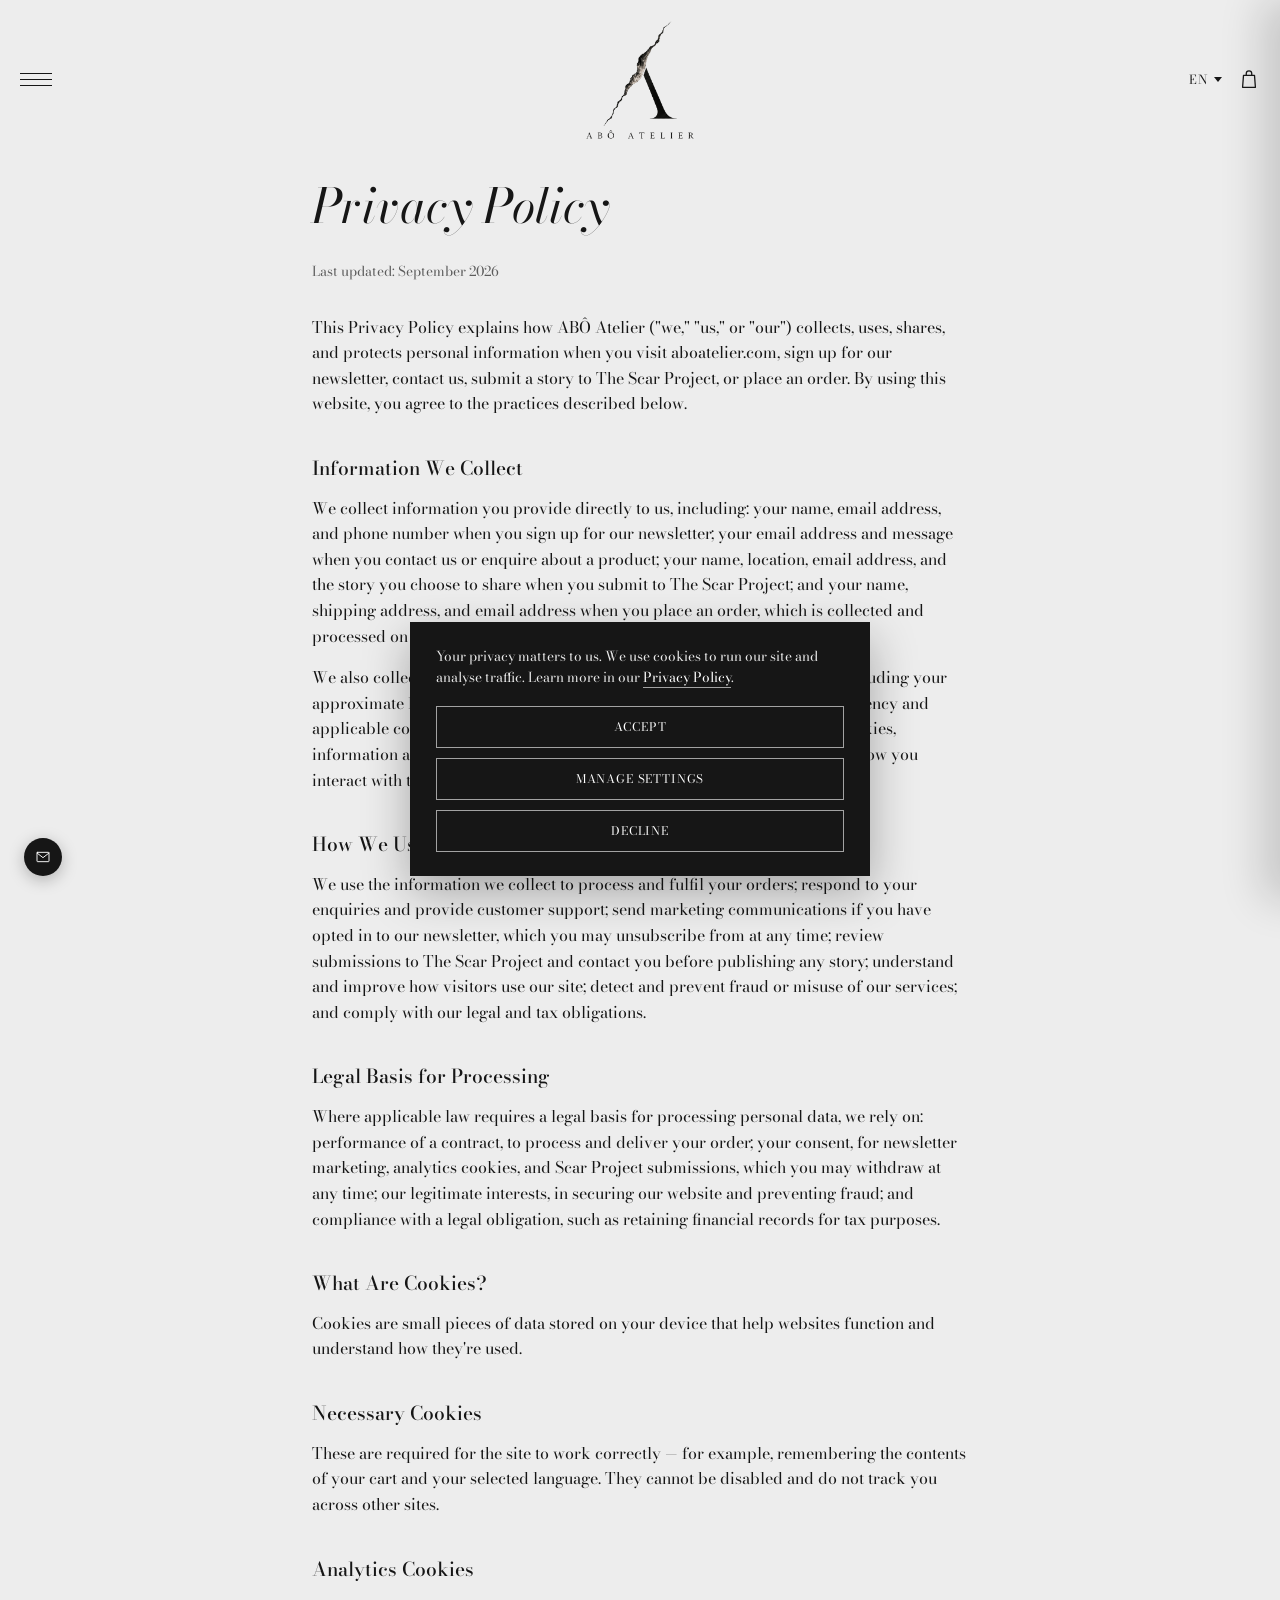
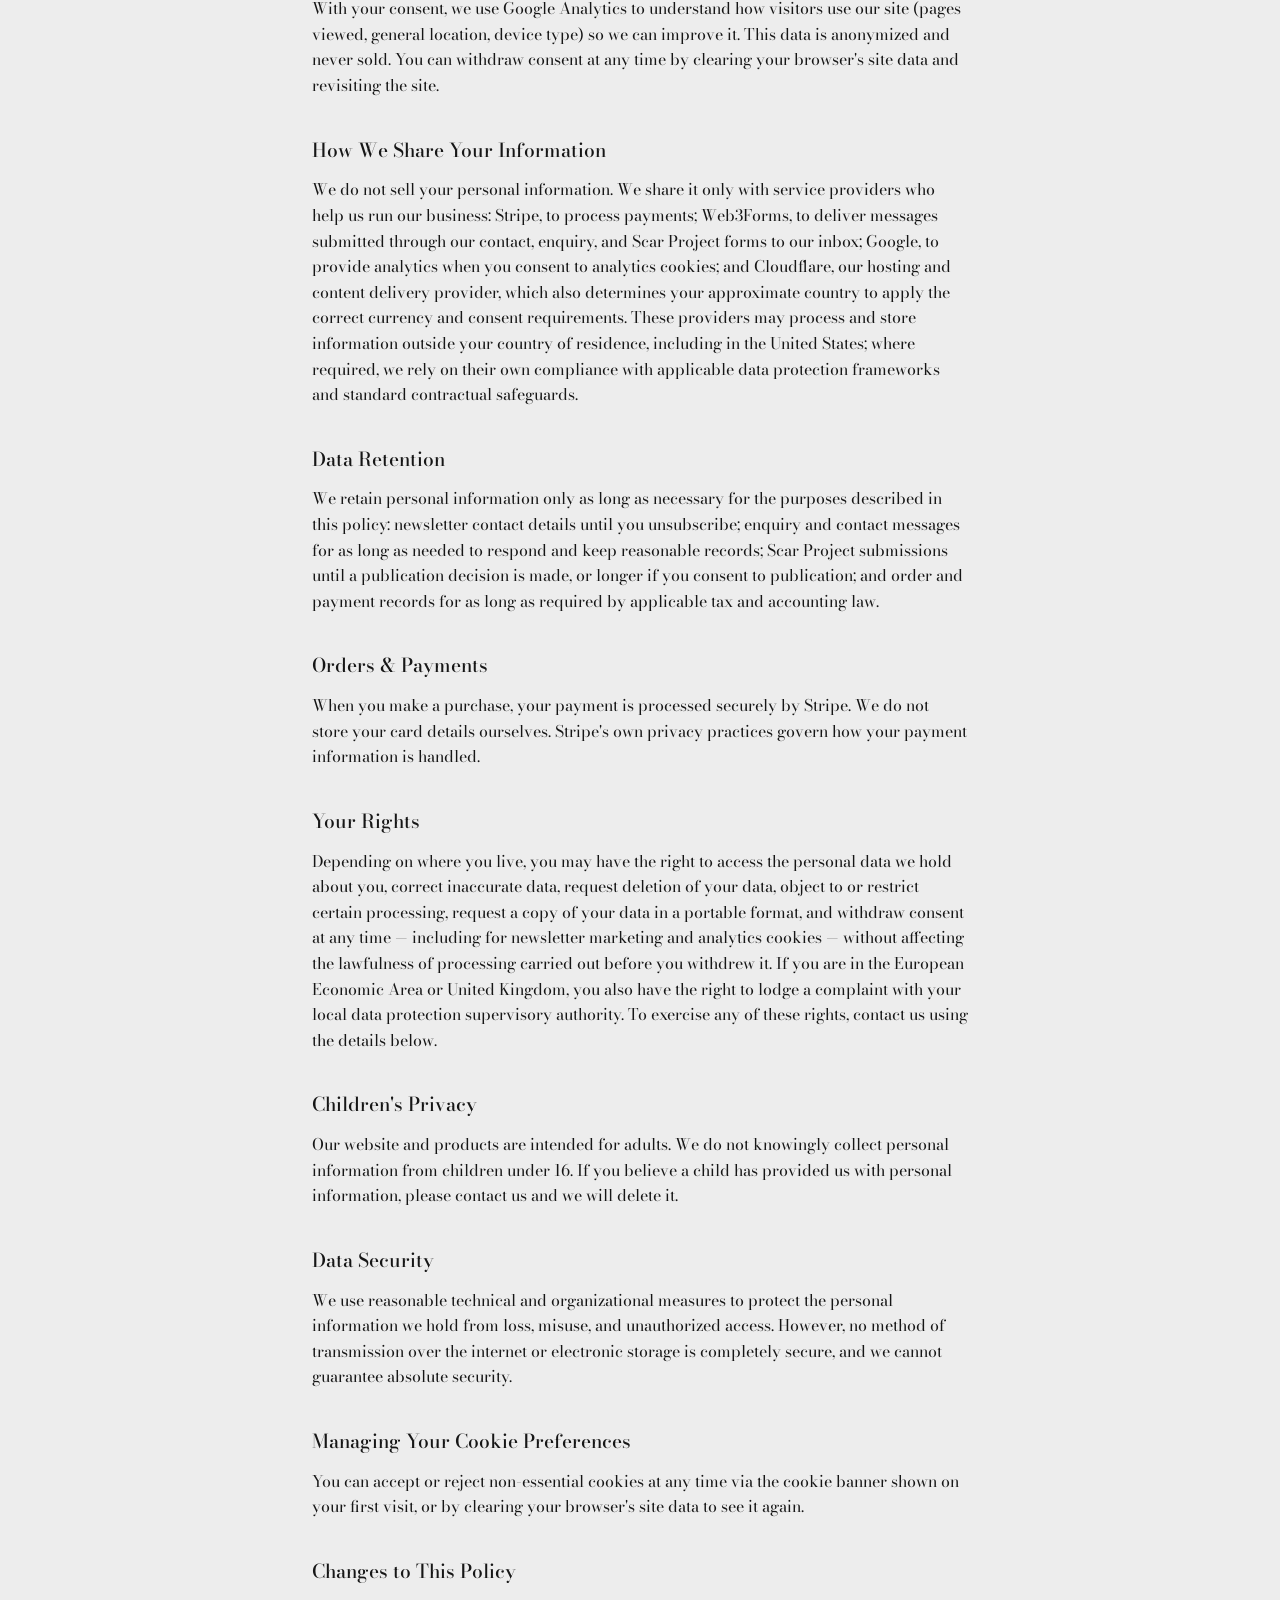
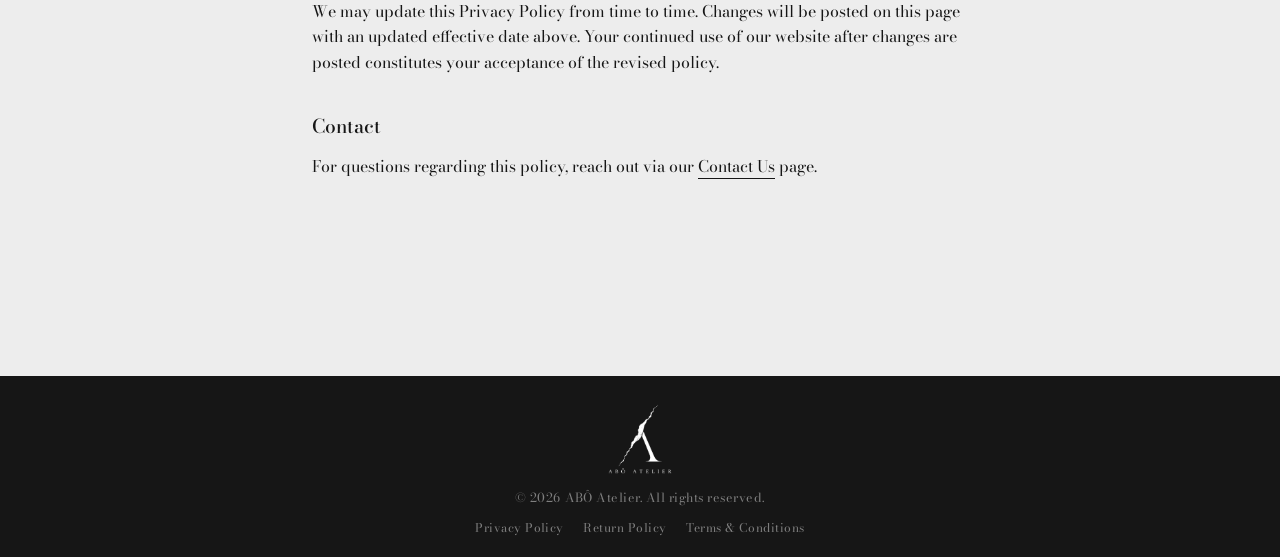
<file: privacy-policy.html>
<!DOCTYPE html>
<html lang="en">
<head>
<meta charset="UTF-8">
<meta name="viewport" content="width=device-width, initial-scale=1.0">
<title data-i18n="title.privacyPolicy">Privacy Policy — ABÔ Atelier</title>
<meta name="description" content="Privacy policy for ABÔ Atelier.">

<meta property="og:type" content="website">
<meta property="og:site_name" content="ABÔ Atelier">
<meta property="og:title" content="Privacy Policy — ABÔ Atelier">
<meta property="og:description" content="Privacy policy for ABÔ Atelier.">
<meta property="og:image" content="https://aboatelier.com/assets/img/abo-logo-scarred-full.png">
<meta property="og:url" content="https://aboatelier.com/privacy-policy.html">
<meta name="twitter:card" content="summary">
<meta name="twitter:title" content="Privacy Policy — ABÔ Atelier">
<meta name="twitter:description" content="Privacy policy for ABÔ Atelier.">
<meta name="twitter:image" content="https://aboatelier.com/assets/img/abo-logo-scarred-full.png">

<link rel="preconnect" href="https://fonts.googleapis.com">
<link rel="preconnect" href="https://fonts.gstatic.com" crossorigin>
<link href="https://fonts.googleapis.com/css2?family=Bodoni+Moda:ital,wght@0,400..600;1,400..600&display=swap" rel="stylesheet">

<link rel="icon" href="assets/img/favicon-mark.png" type="image/png">
<link rel="stylesheet" href="assets/css/style.css">
<link rel="stylesheet" href="assets/css/cart.css">
<link rel="stylesheet" href="assets/css/shop.css">
<style>
  .policy-section {
    max-width: 720px;
    margin: 0 auto;
    padding: 168px 32px 140px;
  }
  .policy-section h1 {
    font-family: var(--font-display);
    font-weight: 400;
    font-style: italic;
    font-size: clamp(2.2rem, 4vw, 3rem);
    margin: 0 0 32px;
  }
  .policy-section h2 {
    font-family: var(--font-display);
    font-weight: 500;
    font-size: 1.2rem;
    margin: 36px 0 12px;
  }
  .policy-section p {
    color: var(--color-ink);
    margin: 0 0 16px;
  }
  .policy-section .policy-updated {
    color: var(--color-ink-soft);
    font-size: 0.85rem;
    margin: -16px 0 32px;
  }
  .policy-section a {
    color: var(--color-ink);
    border-bottom: 1px solid var(--color-ink);
  }
  html[lang="ar"] .policy-section h1 {
    font-style: normal;
  }
</style>
</head>
<body>
<script>setTimeout(function(){document.body.classList.add("i18n-ready");}, 1500);</script>

<a class="skip-link" href="#policy-main" data-i18n="skip.content">Skip to content</a>

<header class="site-header" id="siteHeader">
  <div class="header-inner">
    <button class="nav-toggle" id="navToggle" aria-expanded="false" aria-controls="siteNav" data-i18n-aria="nav.toggleAria" aria-label="Toggle navigation">
      <span></span><span></span><span></span>
    </button>

    <a href="index.html#top" class="brand" data-i18n-aria="brand.aria" aria-label="ABÔ Atelier — Home">
      <img src="assets/img/abo-logo-scarred-full.png" alt="ABÔ Atelier" class="brand-logo">
    </a>

    <nav class="site-nav" id="siteNav">
      <a href="index.html" data-i18n="nav.home">Home</a>
      <a href="shop.html" data-i18n="nav.shop">Shop</a>
      <a href="index.html#story" data-i18n="nav.story">Our Story</a>
      <a href="the-scar-project.html" data-i18n="nav.scarProject">The Scar Project</a>
      <a href="index.html#contact" data-i18n="nav.contact">Contact Us</a>
    </nav>

    <a href="shop.html" class="cart-link" data-i18n-aria="cart.aria" aria-label="View cart">
      <svg viewBox="0 0 24 24" aria-hidden="true"><path d="M6 7h12l1 13H5L6 7z"/><path d="M9 7V5a3 3 0 0 1 6 0v2"/></svg>
      <span class="cart-count" hidden>0</span>
    </a>
  </div>
</header>

<div class="nav-backdrop" id="navBackdrop"></div>

<main id="policy-main">
  <section class="policy-section">
    <h1 data-i18n="privacyPolicy.title">Privacy Policy</h1>
    <p class="policy-updated" data-i18n="privacyPolicy.lastUpdated">Last updated: September 2026</p>

    <p data-i18n="privacyPolicy.intro">This Privacy Policy explains how ABÔ Atelier ("we," "us," or "our") collects, uses, shares, and protects personal information when you visit aboatelier.com, sign up for our newsletter, contact us, submit a story to The Scar Project, or place an order. By using this website, you agree to the practices described below.</p>

    <h2 data-i18n="privacyPolicy.collectHeading">Information We Collect</h2>
    <p data-i18n="privacyPolicy.collectProvidedBody">We collect information you provide directly to us, including: your name, email address, and phone number when you sign up for our newsletter; your email address and message when you contact us or enquire about a product; your name, location, email address, and the story you choose to share when you submit to The Scar Project; and your name, shipping address, and email address when you place an order, which is collected and processed on our behalf by Stripe, our payment processor.</p>
    <p data-i18n="privacyPolicy.collectAutoBody">We also collect certain information automatically when you visit our site, including your approximate location (derived from your IP address, used to determine currency and applicable cookie consent requirements) and, if you consent to analytics cookies, information about the pages you view, the device and browser you use, and how you interact with the site.</p>

    <h2 data-i18n="privacyPolicy.useHeading">How We Use Your Information</h2>
    <p data-i18n="privacyPolicy.useBody">We use the information we collect to process and fulfil your orders; respond to your enquiries and provide customer support; send marketing communications if you have opted in to our newsletter, which you may unsubscribe from at any time; review submissions to The Scar Project and contact you before publishing any story; understand and improve how visitors use our site; detect and prevent fraud or misuse of our services; and comply with our legal and tax obligations.</p>

    <h2 data-i18n="privacyPolicy.legalBasisHeading">Legal Basis for Processing</h2>
    <p data-i18n="privacyPolicy.legalBasisBody">Where applicable law requires a legal basis for processing personal data, we rely on: performance of a contract, to process and deliver your order; your consent, for newsletter marketing, analytics cookies, and Scar Project submissions, which you may withdraw at any time; our legitimate interests, in securing our website and preventing fraud; and compliance with a legal obligation, such as retaining financial records for tax purposes.</p>

    <h2 data-i18n="privacyPolicy.whatAreHeading">What Are Cookies?</h2>
    <p data-i18n="privacyPolicy.whatAreBody">Cookies are small pieces of data stored on your device that help websites function and understand how they're used.</p>

    <h2 data-i18n="privacyPolicy.necessaryHeading">Necessary Cookies</h2>
    <p data-i18n="privacyPolicy.necessaryBody">These are required for the site to work correctly — for example, remembering the contents of your cart and your selected language. They cannot be disabled and do not track you across other sites.</p>

    <h2 data-i18n="privacyPolicy.analyticsHeading">Analytics Cookies</h2>
    <p data-i18n="privacyPolicy.analyticsBody">With your consent, we use Google Analytics to understand how visitors use our site (pages viewed, general location, device type) so we can improve it. This data is anonymized and never sold. You can withdraw consent at any time by clearing your browser's site data and revisiting the site.</p>

    <h2 data-i18n="privacyPolicy.shareHeading">How We Share Your Information</h2>
    <p data-i18n="privacyPolicy.shareBody">We do not sell your personal information. We share it only with service providers who help us run our business: Stripe, to process payments; Web3Forms, to deliver messages submitted through our contact, enquiry, and Scar Project forms to our inbox; Google, to provide analytics when you consent to analytics cookies; and Cloudflare, our hosting and content delivery provider, which also determines your approximate country to apply the correct currency and consent requirements. These providers may process and store information outside your country of residence, including in the United States; where required, we rely on their own compliance with applicable data protection frameworks and standard contractual safeguards.</p>

    <h2 data-i18n="privacyPolicy.retentionHeading">Data Retention</h2>
    <p data-i18n="privacyPolicy.retentionBody">We retain personal information only as long as necessary for the purposes described in this policy: newsletter contact details until you unsubscribe; enquiry and contact messages for as long as needed to respond and keep reasonable records; Scar Project submissions until a publication decision is made, or longer if you consent to publication; and order and payment records for as long as required by applicable tax and accounting law.</p>

    <h2 data-i18n="privacyPolicy.ordersHeading">Orders & Payments</h2>
    <p data-i18n="privacyPolicy.ordersBody">When you make a purchase, your payment is processed securely by Stripe. We do not store your card details ourselves. Stripe's own privacy practices govern how your payment information is handled.</p>

    <h2 data-i18n="privacyPolicy.rightsHeading">Your Rights</h2>
    <p data-i18n="privacyPolicy.rightsBody">Depending on where you live, you may have the right to access the personal data we hold about you, correct inaccurate data, request deletion of your data, object to or restrict certain processing, request a copy of your data in a portable format, and withdraw consent at any time — including for newsletter marketing and analytics cookies — without affecting the lawfulness of processing carried out before you withdrew it. If you are in the European Economic Area or United Kingdom, you also have the right to lodge a complaint with your local data protection supervisory authority. To exercise any of these rights, contact us using the details below.</p>

    <h2 data-i18n="privacyPolicy.childrenHeading">Children's Privacy</h2>
    <p data-i18n="privacyPolicy.childrenBody">Our website and products are intended for adults. We do not knowingly collect personal information from children under 16. If you believe a child has provided us with personal information, please contact us and we will delete it.</p>

    <h2 data-i18n="privacyPolicy.securityHeading">Data Security</h2>
    <p data-i18n="privacyPolicy.securityBody">We use reasonable technical and organizational measures to protect the personal information we hold from loss, misuse, and unauthorized access. However, no method of transmission over the internet or electronic storage is completely secure, and we cannot guarantee absolute security.</p>

    <h2 data-i18n="privacyPolicy.manageHeading">Managing Your Cookie Preferences</h2>
    <p data-i18n="privacyPolicy.manageBody">You can accept or reject non-essential cookies at any time via the cookie banner shown on your first visit, or by clearing your browser's site data to see it again.</p>

    <h2 data-i18n="privacyPolicy.changesHeading">Changes to This Policy</h2>
    <p data-i18n="privacyPolicy.changesBody">We may update this Privacy Policy from time to time. Changes will be posted on this page with an updated effective date above. Your continued use of our website after changes are posted constitutes your acceptance of the revised policy.</p>

    <h2 data-i18n="privacyPolicy.contactHeading">Contact</h2>
    <p><span data-i18n="privacyPolicy.contactBody">For questions regarding this policy, reach out via our</span> <a href="index.html#contact" data-i18n="nav.contact">Contact Us</a> <span data-i18n="privacyPolicy.contactBodyEnd">page.</span></p>
  </section>
</main>

<footer class="site-footer">
  <div class="footer-inner">
    <div class="footer-brand">
      <a href="index.html#top" class="brand brand--footer">
        <img src="assets/img/abo-logo-scarred-white-full.png" alt="ABÔ Atelier" class="brand-logo brand-logo--footer">
      </a>
      <p class="footer-copy">&copy; <span id="year"></span> <span data-i18n="footer.rights">ABÔ Atelier. All rights reserved.</span></p>
      <p class="footer-links">
        <a href="privacy-policy.html" data-i18n="privacyPolicy.title">Privacy Policy</a>
        <a href="return-policy.html" data-i18n="policy.title">Return Policy</a>
        <a href="terms.html" data-i18n="terms.title">Terms &amp; Conditions</a>
      </p>
    </div>
  </div>
</footer>

<div class="newsletter-widget" id="newsletterWidget">
  <div class="newsletter-anchor">
    <button type="button" class="newsletter-badge" id="newsletterBadge" data-i18n-aria="newsletter.badgeAria" aria-label="Sign up for our newsletter">
      <svg viewBox="0 0 24 24" aria-hidden="true"><rect x="3" y="5" width="18" height="14" rx="1"></rect><path d="M3 6l9 7 9-7"></path></svg>
    </button>
    <div class="newsletter-popup" id="newsletterPopup" hidden>
      <button type="button" class="newsletter-close" id="newsletterClose" data-i18n-aria="newsletter.closeAria" aria-label="Close">&times;</button>
      <p class="newsletter-title" data-i18n="newsletter.heading">Sign up for our newsletter and get 10% off your first order.</p>
      <form class="newsletter-form">
        <input type="text" name="name" data-i18n-placeholder="newsletter.name" placeholder="Name" required data-i18n-aria="newsletter.name" aria-label="Name">
        <input type="email" name="email" data-i18n-placeholder="newsletter.email" placeholder="Email" required data-i18n-aria="newsletter.emailAria" aria-label="Email address">
        <div class="newsletter-phone-row">
          <select name="phoneCountry" class="newsletter-phone-code" data-i18n-aria="newsletter.countryCodeAria" aria-label="Country code">
            <option value="+46">🇸🇪 +46</option>
            <option value="+93">🇦🇫 +93</option>
            <option value="+355">🇦🇱 +355</option>
            <option value="+213">🇩🇿 +213</option>
            <option value="+376">🇦🇩 +376</option>
            <option value="+244">🇦🇴 +244</option>
            <option value="+1268">🇦🇬 +1268</option>
            <option value="+54">🇦🇷 +54</option>
            <option value="+374">🇦🇲 +374</option>
            <option value="+61">🇦🇺 +61</option>
            <option value="+43">🇦🇹 +43</option>
            <option value="+994">🇦🇿 +994</option>
            <option value="+1242">🇧🇸 +1242</option>
            <option value="+973">🇧🇭 +973</option>
            <option value="+880">🇧🇩 +880</option>
            <option value="+1246">🇧🇧 +1246</option>
            <option value="+375">🇧🇾 +375</option>
            <option value="+32">🇧🇪 +32</option>
            <option value="+501">🇧🇿 +501</option>
            <option value="+229">🇧🇯 +229</option>
            <option value="+975">🇧🇹 +975</option>
            <option value="+591">🇧🇴 +591</option>
            <option value="+387">🇧🇦 +387</option>
            <option value="+267">🇧🇼 +267</option>
            <option value="+55">🇧🇷 +55</option>
            <option value="+673">🇧🇳 +673</option>
            <option value="+359">🇧🇬 +359</option>
            <option value="+226">🇧🇫 +226</option>
            <option value="+257">🇧🇮 +257</option>
            <option value="+855">🇰🇭 +855</option>
            <option value="+237">🇨🇲 +237</option>
            <option value="+1">🇨🇦 +1</option>
            <option value="+238">🇨🇻 +238</option>
            <option value="+236">🇨🇫 +236</option>
            <option value="+235">🇹🇩 +235</option>
            <option value="+56">🇨🇱 +56</option>
            <option value="+86">🇨🇳 +86</option>
            <option value="+57">🇨🇴 +57</option>
            <option value="+269">🇰🇲 +269</option>
            <option value="+243">🇨🇩 +243</option>
            <option value="+242">🇨🇬 +242</option>
            <option value="+506">🇨🇷 +506</option>
            <option value="+385">🇭🇷 +385</option>
            <option value="+53">🇨🇺 +53</option>
            <option value="+357">🇨🇾 +357</option>
            <option value="+420">🇨🇿 +420</option>
            <option value="+45">🇩🇰 +45</option>
            <option value="+253">🇩🇯 +253</option>
            <option value="+1767">🇩🇲 +1767</option>
            <option value="+1809">🇩🇴 +1809</option>
            <option value="+593">🇪🇨 +593</option>
            <option value="+20">🇪🇬 +20</option>
            <option value="+503">🇸🇻 +503</option>
            <option value="+240">🇬🇶 +240</option>
            <option value="+291">🇪🇷 +291</option>
            <option value="+372">🇪🇪 +372</option>
            <option value="+268">🇸🇿 +268</option>
            <option value="+251">🇪🇹 +251</option>
            <option value="+679">🇫🇯 +679</option>
            <option value="+358">🇫🇮 +358</option>
            <option value="+33">🇫🇷 +33</option>
            <option value="+241">🇬🇦 +241</option>
            <option value="+220">🇬🇲 +220</option>
            <option value="+995">🇬🇪 +995</option>
            <option value="+49">🇩🇪 +49</option>
            <option value="+233">🇬🇭 +233</option>
            <option value="+30">🇬🇷 +30</option>
            <option value="+1473">🇬🇩 +1473</option>
            <option value="+502">🇬🇹 +502</option>
            <option value="+224">🇬🇳 +224</option>
            <option value="+245">🇬🇼 +245</option>
            <option value="+592">🇬🇾 +592</option>
            <option value="+509">🇭🇹 +509</option>
            <option value="+504">🇭🇳 +504</option>
            <option value="+852">🇭🇰 +852</option>
            <option value="+36">🇭🇺 +36</option>
            <option value="+354">🇮🇸 +354</option>
            <option value="+91">🇮🇳 +91</option>
            <option value="+62">🇮🇩 +62</option>
            <option value="+98">🇮🇷 +98</option>
            <option value="+964">🇮🇶 +964</option>
            <option value="+353">🇮🇪 +353</option>
            <option value="+972">🇮🇱 +972</option>
            <option value="+39">🇮🇹 +39</option>
            <option value="+225">🇨🇮 +225</option>
            <option value="+1876">🇯🇲 +1876</option>
            <option value="+81">🇯🇵 +81</option>
            <option value="+962">🇯🇴 +962</option>
            <option value="+7">🇰🇿 +7</option>
            <option value="+254">🇰🇪 +254</option>
            <option value="+686">🇰🇮 +686</option>
            <option value="+383">XK +383</option>
            <option value="+965">🇰🇼 +965</option>
            <option value="+996">🇰🇬 +996</option>
            <option value="+856">🇱🇦 +856</option>
            <option value="+371">🇱🇻 +371</option>
            <option value="+961">🇱🇧 +961</option>
            <option value="+266">🇱🇸 +266</option>
            <option value="+231">🇱🇷 +231</option>
            <option value="+218">🇱🇾 +218</option>
            <option value="+423">🇱🇮 +423</option>
            <option value="+370">🇱🇹 +370</option>
            <option value="+352">🇱🇺 +352</option>
            <option value="+853">🇲🇴 +853</option>
            <option value="+261">🇲🇬 +261</option>
            <option value="+265">🇲🇼 +265</option>
            <option value="+60">🇲🇾 +60</option>
            <option value="+960">🇲🇻 +960</option>
            <option value="+223">🇲🇱 +223</option>
            <option value="+356">🇲🇹 +356</option>
            <option value="+692">🇲🇭 +692</option>
            <option value="+222">🇲🇷 +222</option>
            <option value="+230">🇲🇺 +230</option>
            <option value="+52">🇲🇽 +52</option>
            <option value="+691">🇫🇲 +691</option>
            <option value="+373">🇲🇩 +373</option>
            <option value="+377">🇲🇨 +377</option>
            <option value="+976">🇲🇳 +976</option>
            <option value="+382">🇲🇪 +382</option>
            <option value="+212">🇲🇦 +212</option>
            <option value="+258">🇲🇿 +258</option>
            <option value="+95">🇲🇲 +95</option>
            <option value="+264">🇳🇦 +264</option>
            <option value="+674">🇳🇷 +674</option>
            <option value="+977">🇳🇵 +977</option>
            <option value="+31">🇳🇱 +31</option>
            <option value="+64">🇳🇿 +64</option>
            <option value="+505">🇳🇮 +505</option>
            <option value="+227">🇳🇪 +227</option>
            <option value="+234">🇳🇬 +234</option>
            <option value="+850">🇰🇵 +850</option>
            <option value="+389">🇲🇰 +389</option>
            <option value="+47">🇳🇴 +47</option>
            <option value="+968">🇴🇲 +968</option>
            <option value="+92">🇵🇰 +92</option>
            <option value="+680">🇵🇼 +680</option>
            <option value="+970">🇵🇸 +970</option>
            <option value="+507">🇵🇦 +507</option>
            <option value="+675">🇵🇬 +675</option>
            <option value="+595">🇵🇾 +595</option>
            <option value="+51">🇵🇪 +51</option>
            <option value="+63">🇵🇭 +63</option>
            <option value="+48">🇵🇱 +48</option>
            <option value="+351">🇵🇹 +351</option>
            <option value="+974">🇶🇦 +974</option>
            <option value="+40">🇷🇴 +40</option>
            <option value="+7">🇷🇺 +7</option>
            <option value="+250">🇷🇼 +250</option>
            <option value="+1869">🇰🇳 +1869</option>
            <option value="+1758">🇱🇨 +1758</option>
            <option value="+1784">🇻🇨 +1784</option>
            <option value="+685">🇼🇸 +685</option>
            <option value="+378">🇸🇲 +378</option>
            <option value="+239">🇸🇹 +239</option>
            <option value="+966">🇸🇦 +966</option>
            <option value="+221">🇸🇳 +221</option>
            <option value="+381">🇷🇸 +381</option>
            <option value="+248">🇸🇨 +248</option>
            <option value="+232">🇸🇱 +232</option>
            <option value="+65">🇸🇬 +65</option>
            <option value="+421">🇸🇰 +421</option>
            <option value="+386">🇸🇮 +386</option>
            <option value="+677">🇸🇧 +677</option>
            <option value="+252">🇸🇴 +252</option>
            <option value="+27">🇿🇦 +27</option>
            <option value="+82">🇰🇷 +82</option>
            <option value="+211">🇸🇸 +211</option>
            <option value="+34">🇪🇸 +34</option>
            <option value="+94">🇱🇰 +94</option>
            <option value="+249">🇸🇩 +249</option>
            <option value="+597">🇸🇷 +597</option>
            <option value="+41">🇨🇭 +41</option>
            <option value="+963">🇸🇾 +963</option>
            <option value="+886">🇹🇼 +886</option>
            <option value="+992">🇹🇯 +992</option>
            <option value="+255">🇹🇿 +255</option>
            <option value="+66">🇹🇭 +66</option>
            <option value="+670">🇹🇱 +670</option>
            <option value="+228">🇹🇬 +228</option>
            <option value="+676">🇹🇴 +676</option>
            <option value="+1868">🇹🇹 +1868</option>
            <option value="+216">🇹🇳 +216</option>
            <option value="+90">🇹🇷 +90</option>
            <option value="+993">🇹🇲 +993</option>
            <option value="+688">🇹🇻 +688</option>
            <option value="+256">🇺🇬 +256</option>
            <option value="+380">🇺🇦 +380</option>
            <option value="+971">🇦🇪 +971</option>
            <option value="+44">🇬🇧 +44</option>
            <option value="+1">🇺🇸 +1</option>
            <option value="+598">🇺🇾 +598</option>
            <option value="+998">🇺🇿 +998</option>
            <option value="+678">🇻🇺 +678</option>
            <option value="+39">🇻🇦 +39</option>
            <option value="+58">🇻🇪 +58</option>
            <option value="+84">🇻🇳 +84</option>
            <option value="+967">🇾🇪 +967</option>
            <option value="+260">🇿🇲 +260</option>
            <option value="+263">🇿🇼 +263</option>
          </select>
          <input type="tel" name="phone" data-i18n-placeholder="newsletter.phone" placeholder="Phone number" required data-i18n-aria="newsletter.phone" aria-label="Phone number">
        </div>
        <button type="submit" data-i18n="newsletter.submit">Sign Up</button>
          <p class="newsletter-status" hidden></p>
      </form>
    </div>
  </div>
</div>

<div class="cookie-consent" id="cookieConsent" hidden>
  <div class="cookie-consent-card">
    <div class="cookie-consent-main" id="cookieConsentMain">
      <p class="cookie-consent-text" data-i18n-html="cookieConsent.text">Your privacy matters. We use cookies to run our site and analyze traffic. Learn more in our <a href="privacy-policy.html">Privacy Policy</a>.</p>
      <div class="cookie-consent-actions">
        <button type="button" class="cookie-consent-btn" id="cookieConsentAccept" data-i18n="cookieConsent.acceptAll">Accept</button>
        <button type="button" class="cookie-consent-btn" id="cookieConsentManage" data-i18n="cookieConsent.manageSettings">Manage Settings</button>
        <button type="button" class="cookie-consent-btn" id="cookieConsentReject" data-i18n="cookieConsent.rejectAll">Decline</button>
      </div>
    </div>
    <div class="cookie-consent-settings" id="cookieConsentSettings" hidden>
      <p class="cookie-consent-settings-title" data-i18n="cookieConsent.settingsTitle">Cookie Settings</p>
      <div class="cookie-consent-row">
        <div class="cookie-consent-row-text">
          <span class="cookie-consent-row-label" data-i18n="cookieConsent.necessaryLabel">Necessary</span>
          <span class="cookie-consent-row-desc" data-i18n="cookieConsent.necessaryDesc">Required for the site to function (cart, language). Always on.</span>
        </div>
        <span class="cookie-toggle cookie-toggle--locked" aria-disabled="true" aria-label="Necessary cookies (always on)"><span class="cookie-toggle-knob"></span></span>
      </div>
      <div class="cookie-consent-row">
        <div class="cookie-consent-row-text">
          <span class="cookie-consent-row-label" data-i18n="cookieConsent.analyticsLabel">Analytics</span>
          <span class="cookie-consent-row-desc" data-i18n="cookieConsent.analyticsDesc">Helps us understand site traffic via Google Analytics.</span>
        </div>
        <button type="button" class="cookie-toggle" id="cookieToggleAnalytics" role="switch" aria-checked="false" aria-label="Analytics cookies"><span class="cookie-toggle-knob"></span></button>
      </div>
      <button type="button" class="cookie-consent-btn cookie-consent-save" id="cookieConsentSave" data-i18n="cookieConsent.savePreferences">Save Preferences</button>
    </div>
  </div>
</div>

<script src="assets/js/i18n.js"></script>
<script src="assets/js/analytics-consent.js"></script>
<script src="assets/js/cart.js"></script>
<script src="assets/js/countries-data.js"></script>
<script src="assets/js/phone-country-picker.js"></script>
<script src="assets/js/main.js"></script>
<script src="assets/js/web3forms.js"></script>
<script src="assets/js/newsletter.js"></script>
</body>
</html>
</file>
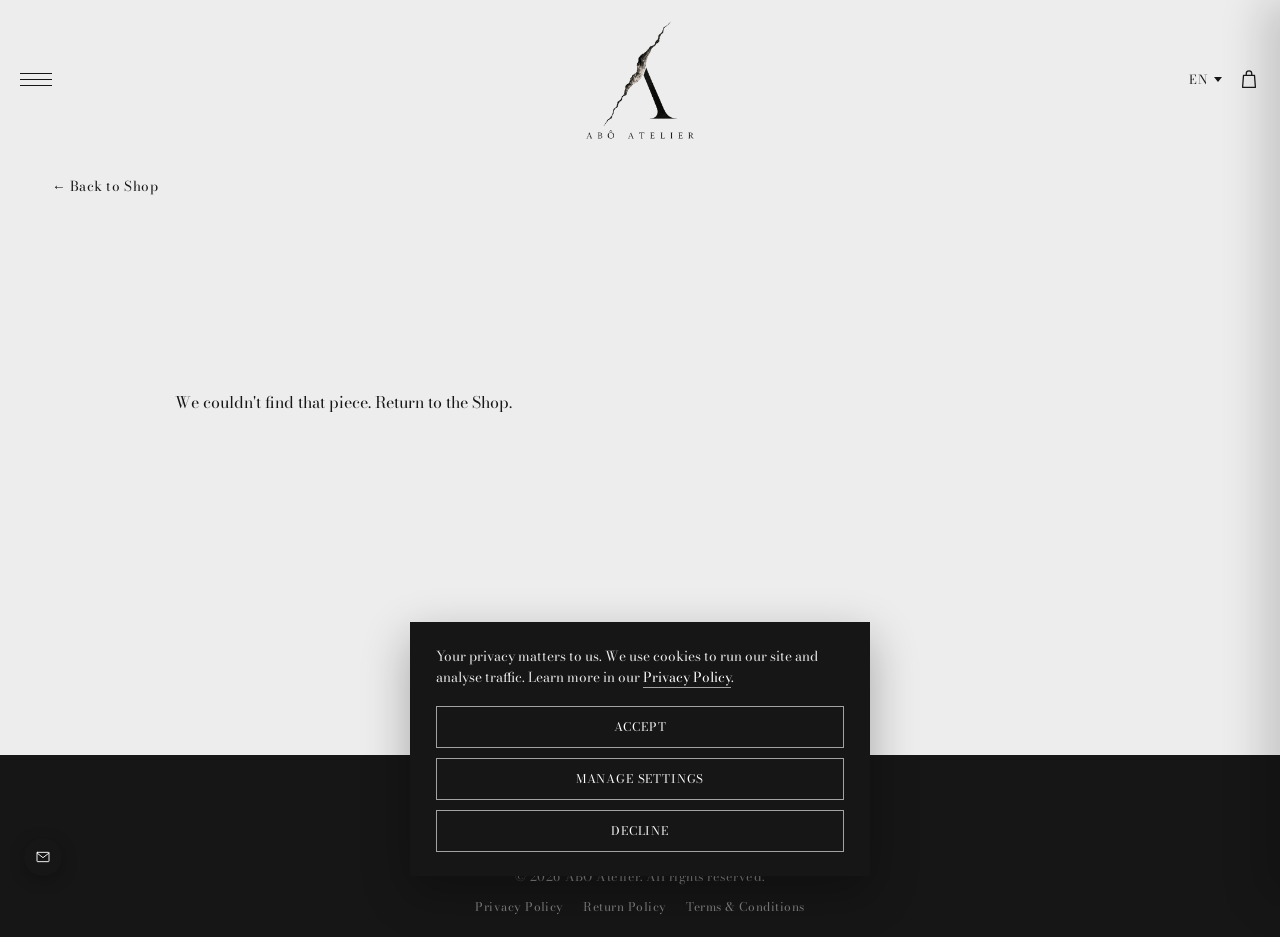
<file: product.html>
<!DOCTYPE html>
<html lang="en">
<head>
<meta charset="UTF-8">
<meta name="viewport" content="width=device-width, initial-scale=1.0">
<title id="pageTitle">Piece — ABÔ Atelier</title>
<meta name="description" content="A hand-cast piece from ABÔ Atelier, made to order in solid gold and silver.">

<meta property="og:type" content="product">
<meta property="og:site_name" content="ABÔ Atelier">
<meta property="og:title" id="ogTitle" content="ABÔ Atelier">
<meta property="og:description" id="ogDescription" content="A hand-cast piece from ABÔ Atelier, made to order in solid gold and silver.">
<meta property="og:image" id="ogImage" content="https://aboatelier.com/assets/img/shop-tile.jpg">
<meta property="og:url" id="ogUrl" content="https://aboatelier.com/shop.html">
<meta name="twitter:card" content="summary_large_image">
<meta name="twitter:title" id="twitterTitle" content="ABÔ Atelier">
<meta name="twitter:description" id="twitterDescription" content="A hand-cast piece from ABÔ Atelier, made to order in solid gold and silver.">
<meta name="twitter:image" id="twitterImage" content="https://aboatelier.com/assets/img/shop-tile.jpg">

<link rel="preconnect" href="https://fonts.googleapis.com">
<link rel="preconnect" href="https://fonts.gstatic.com" crossorigin>
<link href="https://fonts.googleapis.com/css2?family=Bodoni+Moda:ital,wght@0,400..600;1,400..600&display=swap" rel="stylesheet">

<link rel="icon" href="assets/img/favicon-mark.png" type="image/png">
<link rel="stylesheet" href="assets/css/style.css">
<link rel="stylesheet" href="assets/css/cart.css">
<link rel="stylesheet" href="assets/css/shop.css">
</head>
<body>
<script>setTimeout(function(){document.body.classList.add("i18n-ready");}, 1500);</script>

<a class="skip-link" href="#product-main" data-i18n="skip.content">Skip to content</a>

<header class="site-header" id="siteHeader">
  <div class="header-inner">
    <button class="nav-toggle" id="navToggle" aria-expanded="false" aria-controls="siteNav" data-i18n-aria="nav.toggleAria" aria-label="Toggle navigation">
      <span></span><span></span><span></span>
    </button>

    <a href="index.html#top" class="brand" data-i18n-aria="brand.aria" aria-label="ABÔ Atelier — Home">
      <img src="assets/img/abo-logo-scarred-full.png" alt="ABÔ Atelier" class="brand-logo">
    </a>

    <nav class="site-nav" id="siteNav">
      <a href="index.html" data-i18n="nav.home">Home</a>
      <a href="shop.html" aria-current="page" data-i18n="nav.shop">Shop</a>
      <a href="index.html#story" data-i18n="nav.story">Our Story</a>
      <a href="the-scar-project.html" data-i18n="nav.scarProject">The Scar Project</a>
      <a href="index.html#contact" data-i18n="nav.contact">Contact Us</a>
    </nav>

    <a href="shop.html" class="cart-link" data-i18n-aria="cart.aria" aria-label="View cart">
      <svg viewBox="0 0 24 24" aria-hidden="true"><path d="M6 7h12l1 13H5L6 7z"/><path d="M9 7V5a3 3 0 0 1 6 0v2"/></svg>
      <span class="cart-count" hidden>0</span>
    </a>
  </div>
</header>

<div class="nav-backdrop" id="navBackdrop"></div>

<main id="product-main">
  <a href="shop.html" class="back-link" data-i18n="product.backToShop">← Back to Shop</a>
  <section class="product-detail" id="productDetail">
    <p class="product-loading" data-i18n="product.loading">Loading…</p>
  </section>
</main>

<footer class="site-footer">
  <div class="footer-inner">
    <div class="footer-brand">
      <a href="index.html#top" class="brand brand--footer">
        <img src="assets/img/abo-logo-scarred-white-full.png" alt="ABÔ Atelier" class="brand-logo brand-logo--footer">
      </a>
      <p class="footer-copy">&copy; <span id="year"></span> <span data-i18n="footer.rights">ABÔ Atelier. All rights reserved.</span></p>
      <p class="footer-links">
        <a href="privacy-policy.html" data-i18n="privacyPolicy.title">Privacy Policy</a>
        <a href="return-policy.html" data-i18n="policy.title">Return Policy</a>
        <a href="terms.html" data-i18n="terms.title">Terms &amp; Conditions</a>
      </p>
    </div>
  </div>
</footer>

<div class="newsletter-widget" id="newsletterWidget">
  <div class="newsletter-anchor">
    <button type="button" class="newsletter-badge" id="newsletterBadge" data-i18n-aria="newsletter.badgeAria" aria-label="Sign up for our newsletter">
      <svg viewBox="0 0 24 24" aria-hidden="true"><rect x="3" y="5" width="18" height="14" rx="1"></rect><path d="M3 6l9 7 9-7"></path></svg>
    </button>
    <div class="newsletter-popup" id="newsletterPopup" hidden>
      <button type="button" class="newsletter-close" id="newsletterClose" data-i18n-aria="newsletter.closeAria" aria-label="Close">&times;</button>
      <p class="newsletter-title" data-i18n="newsletter.heading">Sign up for our newsletter and get 10% off your first order.</p>
      <form class="newsletter-form">
        <input type="text" name="name" data-i18n-placeholder="newsletter.name" placeholder="Name" required data-i18n-aria="newsletter.name" aria-label="Name">
        <input type="email" name="email" data-i18n-placeholder="newsletter.email" placeholder="Email" required data-i18n-aria="newsletter.emailAria" aria-label="Email address">
        <div class="newsletter-phone-row">
          <select name="phoneCountry" class="newsletter-phone-code" data-i18n-aria="newsletter.countryCodeAria" aria-label="Country code">
            <option value="+46">🇸🇪 +46</option>
            <option value="+93">🇦🇫 +93</option>
            <option value="+355">🇦🇱 +355</option>
            <option value="+213">🇩🇿 +213</option>
            <option value="+376">🇦🇩 +376</option>
            <option value="+244">🇦🇴 +244</option>
            <option value="+1268">🇦🇬 +1268</option>
            <option value="+54">🇦🇷 +54</option>
            <option value="+374">🇦🇲 +374</option>
            <option value="+61">🇦🇺 +61</option>
            <option value="+43">🇦🇹 +43</option>
            <option value="+994">🇦🇿 +994</option>
            <option value="+1242">🇧🇸 +1242</option>
            <option value="+973">🇧🇭 +973</option>
            <option value="+880">🇧🇩 +880</option>
            <option value="+1246">🇧🇧 +1246</option>
            <option value="+375">🇧🇾 +375</option>
            <option value="+32">🇧🇪 +32</option>
            <option value="+501">🇧🇿 +501</option>
            <option value="+229">🇧🇯 +229</option>
            <option value="+975">🇧🇹 +975</option>
            <option value="+591">🇧🇴 +591</option>
            <option value="+387">🇧🇦 +387</option>
            <option value="+267">🇧🇼 +267</option>
            <option value="+55">🇧🇷 +55</option>
            <option value="+673">🇧🇳 +673</option>
            <option value="+359">🇧🇬 +359</option>
            <option value="+226">🇧🇫 +226</option>
            <option value="+257">🇧🇮 +257</option>
            <option value="+855">🇰🇭 +855</option>
            <option value="+237">🇨🇲 +237</option>
            <option value="+1">🇨🇦 +1</option>
            <option value="+238">🇨🇻 +238</option>
            <option value="+236">🇨🇫 +236</option>
            <option value="+235">🇹🇩 +235</option>
            <option value="+56">🇨🇱 +56</option>
            <option value="+86">🇨🇳 +86</option>
            <option value="+57">🇨🇴 +57</option>
            <option value="+269">🇰🇲 +269</option>
            <option value="+243">🇨🇩 +243</option>
            <option value="+242">🇨🇬 +242</option>
            <option value="+506">🇨🇷 +506</option>
            <option value="+385">🇭🇷 +385</option>
            <option value="+53">🇨🇺 +53</option>
            <option value="+357">🇨🇾 +357</option>
            <option value="+420">🇨🇿 +420</option>
            <option value="+45">🇩🇰 +45</option>
            <option value="+253">🇩🇯 +253</option>
            <option value="+1767">🇩🇲 +1767</option>
            <option value="+1809">🇩🇴 +1809</option>
            <option value="+593">🇪🇨 +593</option>
            <option value="+20">🇪🇬 +20</option>
            <option value="+503">🇸🇻 +503</option>
            <option value="+240">🇬🇶 +240</option>
            <option value="+291">🇪🇷 +291</option>
            <option value="+372">🇪🇪 +372</option>
            <option value="+268">🇸🇿 +268</option>
            <option value="+251">🇪🇹 +251</option>
            <option value="+679">🇫🇯 +679</option>
            <option value="+358">🇫🇮 +358</option>
            <option value="+33">🇫🇷 +33</option>
            <option value="+241">🇬🇦 +241</option>
            <option value="+220">🇬🇲 +220</option>
            <option value="+995">🇬🇪 +995</option>
            <option value="+49">🇩🇪 +49</option>
            <option value="+233">🇬🇭 +233</option>
            <option value="+30">🇬🇷 +30</option>
            <option value="+1473">🇬🇩 +1473</option>
            <option value="+502">🇬🇹 +502</option>
            <option value="+224">🇬🇳 +224</option>
            <option value="+245">🇬🇼 +245</option>
            <option value="+592">🇬🇾 +592</option>
            <option value="+509">🇭🇹 +509</option>
            <option value="+504">🇭🇳 +504</option>
            <option value="+852">🇭🇰 +852</option>
            <option value="+36">🇭🇺 +36</option>
            <option value="+354">🇮🇸 +354</option>
            <option value="+91">🇮🇳 +91</option>
            <option value="+62">🇮🇩 +62</option>
            <option value="+98">🇮🇷 +98</option>
            <option value="+964">🇮🇶 +964</option>
            <option value="+353">🇮🇪 +353</option>
            <option value="+972">🇮🇱 +972</option>
            <option value="+39">🇮🇹 +39</option>
            <option value="+225">🇨🇮 +225</option>
            <option value="+1876">🇯🇲 +1876</option>
            <option value="+81">🇯🇵 +81</option>
            <option value="+962">🇯🇴 +962</option>
            <option value="+7">🇰🇿 +7</option>
            <option value="+254">🇰🇪 +254</option>
            <option value="+686">🇰🇮 +686</option>
            <option value="+383">XK +383</option>
            <option value="+965">🇰🇼 +965</option>
            <option value="+996">🇰🇬 +996</option>
            <option value="+856">🇱🇦 +856</option>
            <option value="+371">🇱🇻 +371</option>
            <option value="+961">🇱🇧 +961</option>
            <option value="+266">🇱🇸 +266</option>
            <option value="+231">🇱🇷 +231</option>
            <option value="+218">🇱🇾 +218</option>
            <option value="+423">🇱🇮 +423</option>
            <option value="+370">🇱🇹 +370</option>
            <option value="+352">🇱🇺 +352</option>
            <option value="+853">🇲🇴 +853</option>
            <option value="+261">🇲🇬 +261</option>
            <option value="+265">🇲🇼 +265</option>
            <option value="+60">🇲🇾 +60</option>
            <option value="+960">🇲🇻 +960</option>
            <option value="+223">🇲🇱 +223</option>
            <option value="+356">🇲🇹 +356</option>
            <option value="+692">🇲🇭 +692</option>
            <option value="+222">🇲🇷 +222</option>
            <option value="+230">🇲🇺 +230</option>
            <option value="+52">🇲🇽 +52</option>
            <option value="+691">🇫🇲 +691</option>
            <option value="+373">🇲🇩 +373</option>
            <option value="+377">🇲🇨 +377</option>
            <option value="+976">🇲🇳 +976</option>
            <option value="+382">🇲🇪 +382</option>
            <option value="+212">🇲🇦 +212</option>
            <option value="+258">🇲🇿 +258</option>
            <option value="+95">🇲🇲 +95</option>
            <option value="+264">🇳🇦 +264</option>
            <option value="+674">🇳🇷 +674</option>
            <option value="+977">🇳🇵 +977</option>
            <option value="+31">🇳🇱 +31</option>
            <option value="+64">🇳🇿 +64</option>
            <option value="+505">🇳🇮 +505</option>
            <option value="+227">🇳🇪 +227</option>
            <option value="+234">🇳🇬 +234</option>
            <option value="+850">🇰🇵 +850</option>
            <option value="+389">🇲🇰 +389</option>
            <option value="+47">🇳🇴 +47</option>
            <option value="+968">🇴🇲 +968</option>
            <option value="+92">🇵🇰 +92</option>
            <option value="+680">🇵🇼 +680</option>
            <option value="+970">🇵🇸 +970</option>
            <option value="+507">🇵🇦 +507</option>
            <option value="+675">🇵🇬 +675</option>
            <option value="+595">🇵🇾 +595</option>
            <option value="+51">🇵🇪 +51</option>
            <option value="+63">🇵🇭 +63</option>
            <option value="+48">🇵🇱 +48</option>
            <option value="+351">🇵🇹 +351</option>
            <option value="+974">🇶🇦 +974</option>
            <option value="+40">🇷🇴 +40</option>
            <option value="+7">🇷🇺 +7</option>
            <option value="+250">🇷🇼 +250</option>
            <option value="+1869">🇰🇳 +1869</option>
            <option value="+1758">🇱🇨 +1758</option>
            <option value="+1784">🇻🇨 +1784</option>
            <option value="+685">🇼🇸 +685</option>
            <option value="+378">🇸🇲 +378</option>
            <option value="+239">🇸🇹 +239</option>
            <option value="+966">🇸🇦 +966</option>
            <option value="+221">🇸🇳 +221</option>
            <option value="+381">🇷🇸 +381</option>
            <option value="+248">🇸🇨 +248</option>
            <option value="+232">🇸🇱 +232</option>
            <option value="+65">🇸🇬 +65</option>
            <option value="+421">🇸🇰 +421</option>
            <option value="+386">🇸🇮 +386</option>
            <option value="+677">🇸🇧 +677</option>
            <option value="+252">🇸🇴 +252</option>
            <option value="+27">🇿🇦 +27</option>
            <option value="+82">🇰🇷 +82</option>
            <option value="+211">🇸🇸 +211</option>
            <option value="+34">🇪🇸 +34</option>
            <option value="+94">🇱🇰 +94</option>
            <option value="+249">🇸🇩 +249</option>
            <option value="+597">🇸🇷 +597</option>
            <option value="+41">🇨🇭 +41</option>
            <option value="+963">🇸🇾 +963</option>
            <option value="+886">🇹🇼 +886</option>
            <option value="+992">🇹🇯 +992</option>
            <option value="+255">🇹🇿 +255</option>
            <option value="+66">🇹🇭 +66</option>
            <option value="+670">🇹🇱 +670</option>
            <option value="+228">🇹🇬 +228</option>
            <option value="+676">🇹🇴 +676</option>
            <option value="+1868">🇹🇹 +1868</option>
            <option value="+216">🇹🇳 +216</option>
            <option value="+90">🇹🇷 +90</option>
            <option value="+993">🇹🇲 +993</option>
            <option value="+688">🇹🇻 +688</option>
            <option value="+256">🇺🇬 +256</option>
            <option value="+380">🇺🇦 +380</option>
            <option value="+971">🇦🇪 +971</option>
            <option value="+44">🇬🇧 +44</option>
            <option value="+1">🇺🇸 +1</option>
            <option value="+598">🇺🇾 +598</option>
            <option value="+998">🇺🇿 +998</option>
            <option value="+678">🇻🇺 +678</option>
            <option value="+39">🇻🇦 +39</option>
            <option value="+58">🇻🇪 +58</option>
            <option value="+84">🇻🇳 +84</option>
            <option value="+967">🇾🇪 +967</option>
            <option value="+260">🇿🇲 +260</option>
            <option value="+263">🇿🇼 +263</option>
          </select>
          <input type="tel" name="phone" data-i18n-placeholder="newsletter.phone" placeholder="Phone number" required data-i18n-aria="newsletter.phone" aria-label="Phone number">
        </div>
        <button type="submit" data-i18n="newsletter.submit">Sign Up</button>
          <p class="newsletter-status" hidden></p>
      </form>
    </div>
  </div>
</div>

<script src="assets/js/products-data.js"></script>
<script src="assets/js/currency.js"></script>
<div class="cookie-consent" id="cookieConsent" hidden>
  <div class="cookie-consent-card">
    <div class="cookie-consent-main" id="cookieConsentMain">
      <p class="cookie-consent-text" data-i18n-html="cookieConsent.text">Your privacy matters. We use cookies to run our site and analyze traffic. Learn more in our <a href="privacy-policy.html">Privacy Policy</a>.</p>
      <div class="cookie-consent-actions">
        <button type="button" class="cookie-consent-btn" id="cookieConsentAccept" data-i18n="cookieConsent.acceptAll">Accept</button>
        <button type="button" class="cookie-consent-btn" id="cookieConsentManage" data-i18n="cookieConsent.manageSettings">Manage Settings</button>
        <button type="button" class="cookie-consent-btn" id="cookieConsentReject" data-i18n="cookieConsent.rejectAll">Decline</button>
      </div>
    </div>
    <div class="cookie-consent-settings" id="cookieConsentSettings" hidden>
      <p class="cookie-consent-settings-title" data-i18n="cookieConsent.settingsTitle">Cookie Settings</p>
      <div class="cookie-consent-row">
        <div class="cookie-consent-row-text">
          <span class="cookie-consent-row-label" data-i18n="cookieConsent.necessaryLabel">Necessary</span>
          <span class="cookie-consent-row-desc" data-i18n="cookieConsent.necessaryDesc">Required for the site to function (cart, language). Always on.</span>
        </div>
        <span class="cookie-toggle cookie-toggle--locked" aria-disabled="true" aria-label="Necessary cookies (always on)"><span class="cookie-toggle-knob"></span></span>
      </div>
      <div class="cookie-consent-row">
        <div class="cookie-consent-row-text">
          <span class="cookie-consent-row-label" data-i18n="cookieConsent.analyticsLabel">Analytics</span>
          <span class="cookie-consent-row-desc" data-i18n="cookieConsent.analyticsDesc">Helps us understand site traffic via Google Analytics.</span>
        </div>
        <button type="button" class="cookie-toggle" id="cookieToggleAnalytics" role="switch" aria-checked="false" aria-label="Analytics cookies"><span class="cookie-toggle-knob"></span></button>
      </div>
      <button type="button" class="cookie-consent-btn cookie-consent-save" id="cookieConsentSave" data-i18n="cookieConsent.savePreferences">Save Preferences</button>
    </div>
  </div>
</div>

<script src="assets/js/i18n.js"></script>
<script src="assets/js/analytics-consent.js"></script>
<script src="assets/js/cart.js"></script>
<script src="assets/js/countries-data.js"></script>
<script src="assets/js/phone-country-picker.js"></script>
<script src="assets/js/shopify-config.js"></script>
<script src="assets/js/shopify-buy-button.js"></script>
<script src="assets/js/main.js"></script>
<script src="assets/js/product.js"></script>
<script src="assets/js/web3forms.js"></script>
<script src="assets/js/newsletter.js"></script>
</body>
</html>
</file>
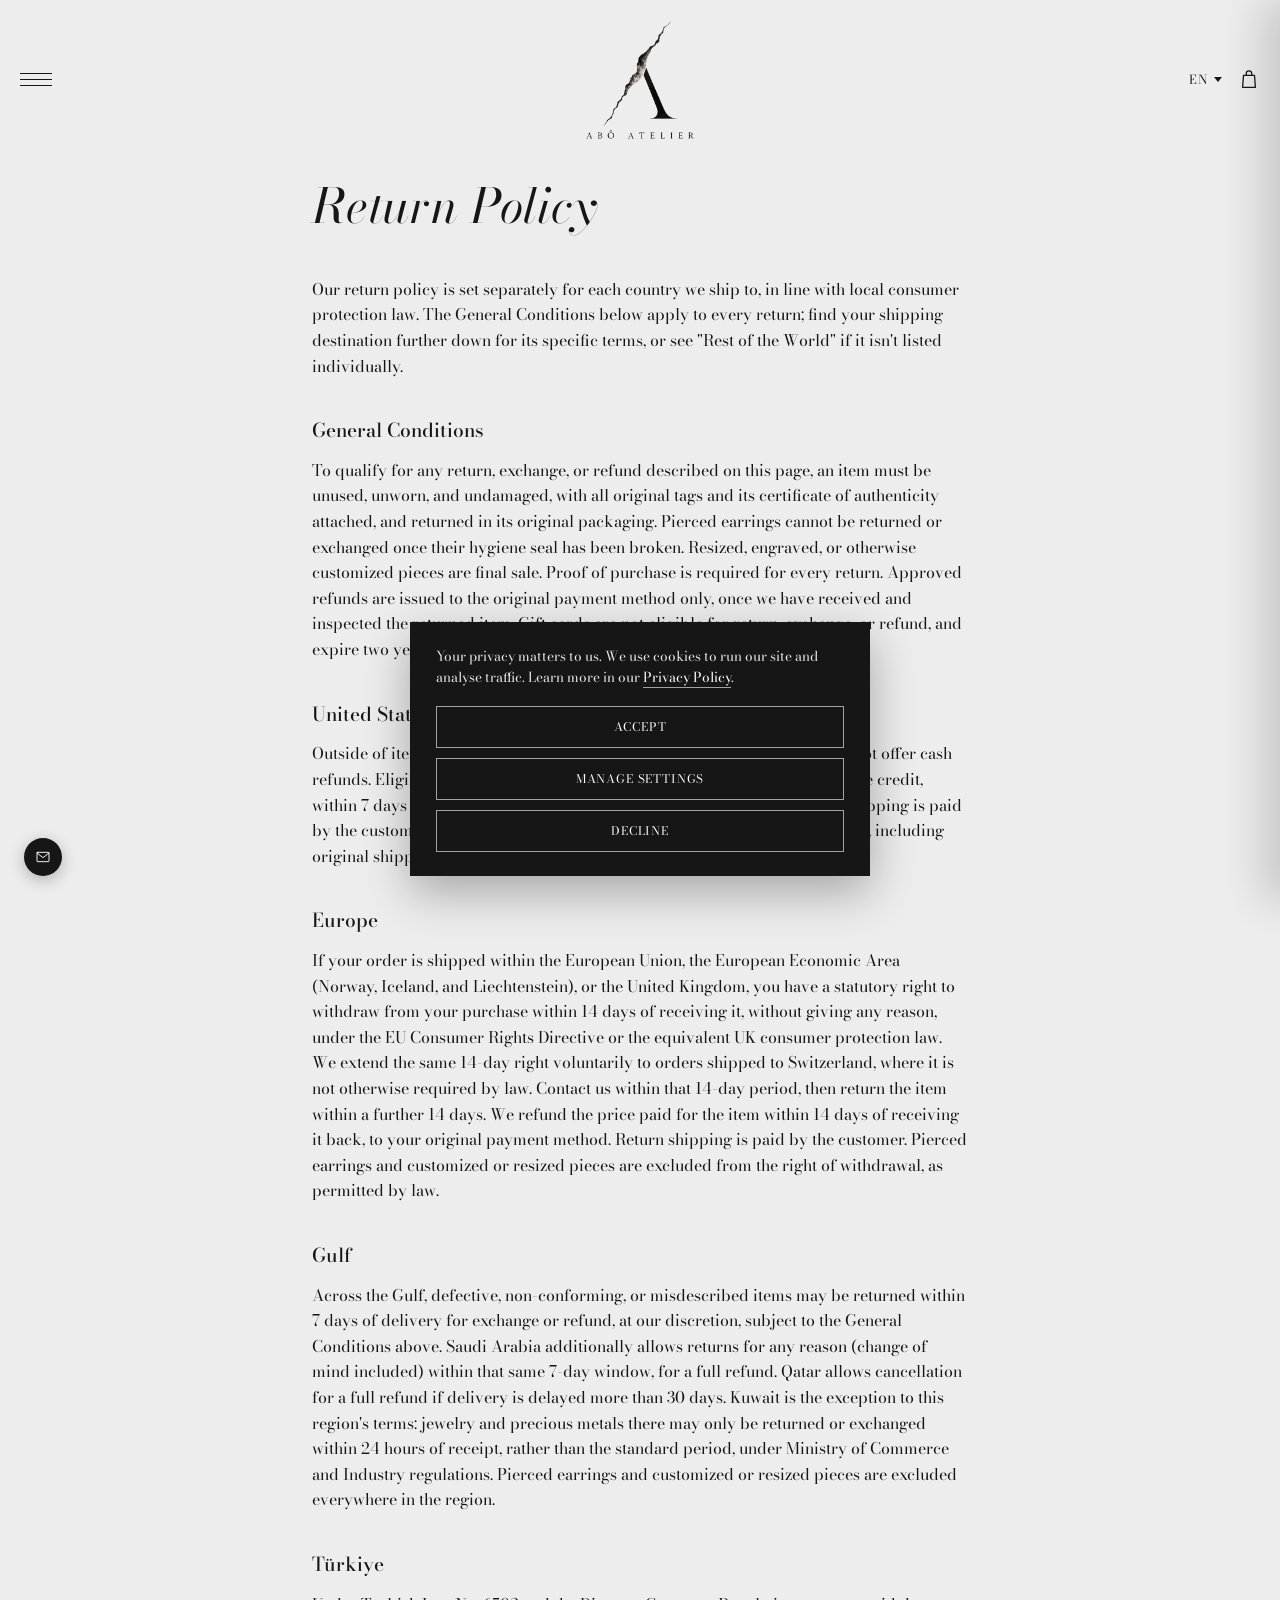
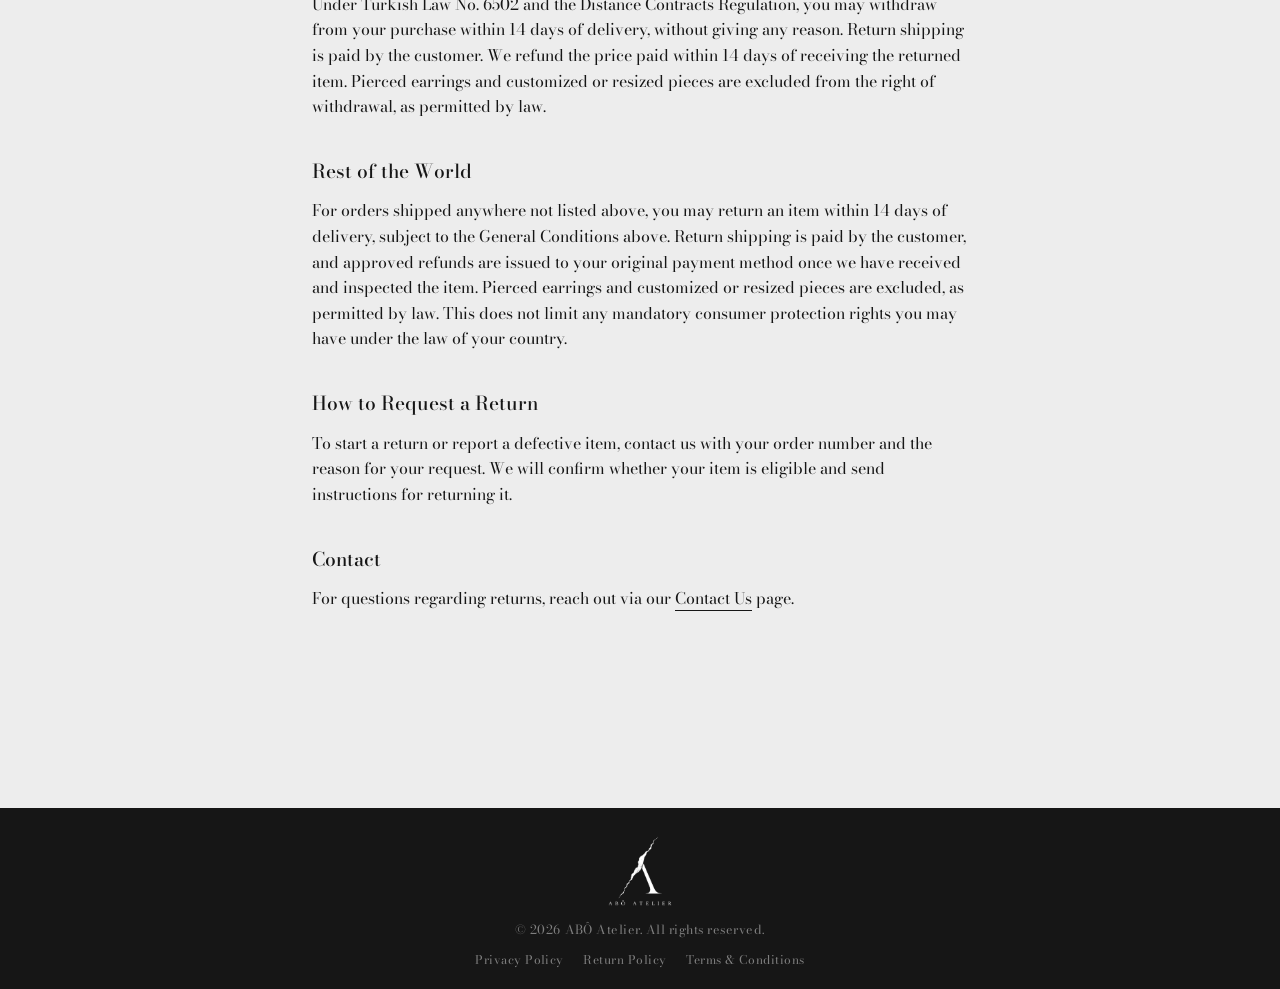
<file: return-policy.html>
<!DOCTYPE html>
<html lang="en">
<head>
<meta charset="UTF-8">
<meta name="viewport" content="width=device-width, initial-scale=1.0">
<title data-i18n="title.returnPolicy">Return Policy — ABÔ Atelier</title>
<meta name="description" content="Return and exchange policy for ABÔ Atelier.">

<meta property="og:type" content="website">
<meta property="og:site_name" content="ABÔ Atelier">
<meta property="og:title" content="Return Policy — ABÔ Atelier">
<meta property="og:description" content="Return and exchange policy for ABÔ Atelier.">
<meta property="og:image" content="https://aboatelier.com/assets/img/abo-logo-scarred-full.png">
<meta property="og:url" content="https://aboatelier.com/return-policy.html">
<meta name="twitter:card" content="summary">
<meta name="twitter:title" content="Return Policy — ABÔ Atelier">
<meta name="twitter:description" content="Return and exchange policy for ABÔ Atelier.">
<meta name="twitter:image" content="https://aboatelier.com/assets/img/abo-logo-scarred-full.png">

<link rel="preconnect" href="https://fonts.googleapis.com">
<link rel="preconnect" href="https://fonts.gstatic.com" crossorigin>
<link href="https://fonts.googleapis.com/css2?family=Bodoni+Moda:ital,wght@0,400..600;1,400..600&display=swap" rel="stylesheet">

<link rel="icon" href="assets/img/favicon-mark.png" type="image/png">
<link rel="stylesheet" href="assets/css/style.css">
<link rel="stylesheet" href="assets/css/cart.css">
<link rel="stylesheet" href="assets/css/shop.css">
<style>
  .policy-section {
    max-width: 720px;
    margin: 0 auto;
    padding: 168px 32px 140px;
  }
  .policy-section h1 {
    font-family: var(--font-display);
    font-weight: 400;
    font-style: italic;
    font-size: clamp(2.2rem, 4vw, 3rem);
    margin: 0 0 32px;
  }
  .policy-section h2 {
    font-family: var(--font-display);
    font-weight: 500;
    font-size: 1.2rem;
    margin: 36px 0 12px;
  }
  .policy-section p {
    color: var(--color-ink);
    margin: 0 0 16px;
  }
  .policy-section a {
    color: var(--color-ink);
    border-bottom: 1px solid var(--color-ink);
  }
  html[lang="ar"] .policy-section h1 {
    font-style: normal;
  }
</style>
</head>
<body>
<script>setTimeout(function(){document.body.classList.add("i18n-ready");}, 1500);</script>

<a class="skip-link" href="#policy-main" data-i18n="skip.content">Skip to content</a>

<header class="site-header" id="siteHeader">
  <div class="header-inner">
    <button class="nav-toggle" id="navToggle" aria-expanded="false" aria-controls="siteNav" data-i18n-aria="nav.toggleAria" aria-label="Toggle navigation">
      <span></span><span></span><span></span>
    </button>

    <a href="index.html#top" class="brand" data-i18n-aria="brand.aria" aria-label="ABÔ Atelier — Home">
      <img src="assets/img/abo-logo-scarred-full.png" alt="ABÔ Atelier" class="brand-logo">
    </a>

    <nav class="site-nav" id="siteNav">
      <a href="index.html" data-i18n="nav.home">Home</a>
      <a href="shop.html" data-i18n="nav.shop">Shop</a>
      <a href="index.html#story" data-i18n="nav.story">Our Story</a>
      <a href="the-scar-project.html" data-i18n="nav.scarProject">The Scar Project</a>
      <a href="index.html#contact" data-i18n="nav.contact">Contact Us</a>
    </nav>

    <a href="shop.html" class="cart-link" data-i18n-aria="cart.aria" aria-label="View cart">
      <svg viewBox="0 0 24 24" aria-hidden="true"><path d="M6 7h12l1 13H5L6 7z"/><path d="M9 7V5a3 3 0 0 1 6 0v2"/></svg>
      <span class="cart-count" hidden>0</span>
    </a>
  </div>
</header>

<div class="nav-backdrop" id="navBackdrop"></div>

<main id="policy-main">
  <section class="policy-section">
    <h1 data-i18n="policy.title">Return Policy</h1>

    <p data-i18n="policy.intro">Our return policy is set separately for each country we ship to, in line with local consumer protection law. The General Conditions below apply to every return; find your shipping destination further down for its specific terms, or see "Rest of the World" if it isn't listed individually.</p>

    <h2 data-i18n="policy.generalHeading">General Conditions</h2>
    <p data-i18n="policy.generalBody">To qualify for any return, exchange, or refund described on this page, an item must be unused, unworn, and undamaged, with all original tags and its certificate of authenticity attached, and returned in its original packaging. Pierced earrings cannot be returned or exchanged once their hygiene seal has been broken. Resized, engraved, or otherwise customized pieces are final sale. Proof of purchase is required for every return. Approved refunds are issued to the original payment method only, once we have received and inspected the returned item. Gift cards are not eligible for return, exchange, or refund, and expire two years from the date of purchase.</p>

    <h2 data-i18n="policy.usHeading">United States</h2>
    <p data-i18n="policy.usBody">Outside of items that arrive defective, damaged, or not as described, we do not offer cash refunds. Eligible non-defective items may be exchanged, or returned for store credit, within 7 days of delivery, subject to the General Conditions above. Return shipping is paid by the customer. Defective or incorrect items are replaced or refunded in full, including original shipping costs, at no charge to the customer.</p>

    <h2 data-i18n="policy.euHeading">Europe</h2>
    <p data-i18n="policy.euBody">If your order is shipped within the European Union, the European Economic Area (Norway, Iceland, and Liechtenstein), or the United Kingdom, you have a statutory right to withdraw from your purchase within 14 days of receiving it, without giving any reason, under the EU Consumer Rights Directive or the equivalent UK consumer protection law. We extend the same 14-day right voluntarily to orders shipped to Switzerland, where it is not otherwise required by law. Contact us within that 14-day period, then return the item within a further 14 days. We refund the price paid for the item within 14 days of receiving it back, to your original payment method. Return shipping is paid by the customer. Pierced earrings and customized or resized pieces are excluded from the right of withdrawal, as permitted by law.</p>

    <h2 data-i18n="policy.gulfHeading">Gulf</h2>
    <p data-i18n="policy.gulfBody">Across the Gulf, defective, non-conforming, or misdescribed items may be returned within 7 days of delivery for exchange or refund, at our discretion, subject to the General Conditions above. Saudi Arabia additionally allows returns for any reason (change of mind included) within that same 7-day window, for a full refund. Qatar allows cancellation for a full refund if delivery is delayed more than 30 days. Kuwait is the exception to this region's terms: jewelry and precious metals there may only be returned or exchanged within 24 hours of receipt, rather than the standard period, under Ministry of Commerce and Industry regulations. Pierced earrings and customized or resized pieces are excluded everywhere in the region.</p>

    <h2 data-i18n="policy.trHeading">Türkiye</h2>
    <p data-i18n="policy.trBody">Under Turkish Law No. 6502 and the Distance Contracts Regulation, you may withdraw from your purchase within 14 days of delivery, without giving any reason. Return shipping is paid by the customer. We refund the price paid within 14 days of receiving the returned item. Pierced earrings and customized or resized pieces are excluded from the right of withdrawal, as permitted by law.</p>

    <h2 data-i18n="policy.rowHeading">Rest of the World</h2>
    <p data-i18n="policy.rowBody">For orders shipped anywhere not listed above, you may return an item within 14 days of delivery, subject to the General Conditions above. Return shipping is paid by the customer, and approved refunds are issued to your original payment method once we have received and inspected the item. Pierced earrings and customized or resized pieces are excluded, as permitted by law. This does not limit any mandatory consumer protection rights you may have under the law of your country.</p>

    <h2 data-i18n="policy.howHeading">How to Request a Return</h2>
    <p data-i18n="policy.howBody">To start a return or report a defective item, contact us with your order number and the reason for your request. We will confirm whether your item is eligible and send instructions for returning it.</p>

    <h2 data-i18n="policy.contactHeading">Contact</h2>
    <p><span data-i18n="policy.contactBody">For questions regarding returns, reach out via our</span> <a href="index.html#contact" data-i18n="nav.contact">Contact Us</a> <span data-i18n="policy.contactBodyEnd">page.</span></p>
  </section>
</main>

<footer class="site-footer">
  <div class="footer-inner">
    <div class="footer-brand">
      <a href="index.html#top" class="brand brand--footer">
        <img src="assets/img/abo-logo-scarred-white-full.png" alt="ABÔ Atelier" class="brand-logo brand-logo--footer">
      </a>
      <p class="footer-copy">&copy; <span id="year"></span> <span data-i18n="footer.rights">ABÔ Atelier. All rights reserved.</span></p>
      <p class="footer-links">
        <a href="privacy-policy.html" data-i18n="privacyPolicy.title">Privacy Policy</a>
        <a href="return-policy.html" data-i18n="policy.title">Return Policy</a>
        <a href="terms.html" data-i18n="terms.title">Terms &amp; Conditions</a>
      </p>
    </div>
  </div>
</footer>

<div class="newsletter-widget" id="newsletterWidget">
  <div class="newsletter-anchor">
    <button type="button" class="newsletter-badge" id="newsletterBadge" data-i18n-aria="newsletter.badgeAria" aria-label="Sign up for our newsletter">
      <svg viewBox="0 0 24 24" aria-hidden="true"><rect x="3" y="5" width="18" height="14" rx="1"></rect><path d="M3 6l9 7 9-7"></path></svg>
    </button>
    <div class="newsletter-popup" id="newsletterPopup" hidden>
      <button type="button" class="newsletter-close" id="newsletterClose" data-i18n-aria="newsletter.closeAria" aria-label="Close">&times;</button>
      <p class="newsletter-title" data-i18n="newsletter.heading">Sign up for our newsletter and get 10% off your first order.</p>
      <form class="newsletter-form">
        <input type="text" name="name" data-i18n-placeholder="newsletter.name" placeholder="Name" required data-i18n-aria="newsletter.name" aria-label="Name">
        <input type="email" name="email" data-i18n-placeholder="newsletter.email" placeholder="Email" required data-i18n-aria="newsletter.emailAria" aria-label="Email address">
        <div class="newsletter-phone-row">
          <select name="phoneCountry" class="newsletter-phone-code" data-i18n-aria="newsletter.countryCodeAria" aria-label="Country code">
            <option value="+46">🇸🇪 +46</option>
            <option value="+93">🇦🇫 +93</option>
            <option value="+355">🇦🇱 +355</option>
            <option value="+213">🇩🇿 +213</option>
            <option value="+376">🇦🇩 +376</option>
            <option value="+244">🇦🇴 +244</option>
            <option value="+1268">🇦🇬 +1268</option>
            <option value="+54">🇦🇷 +54</option>
            <option value="+374">🇦🇲 +374</option>
            <option value="+61">🇦🇺 +61</option>
            <option value="+43">🇦🇹 +43</option>
            <option value="+994">🇦🇿 +994</option>
            <option value="+1242">🇧🇸 +1242</option>
            <option value="+973">🇧🇭 +973</option>
            <option value="+880">🇧🇩 +880</option>
            <option value="+1246">🇧🇧 +1246</option>
            <option value="+375">🇧🇾 +375</option>
            <option value="+32">🇧🇪 +32</option>
            <option value="+501">🇧🇿 +501</option>
            <option value="+229">🇧🇯 +229</option>
            <option value="+975">🇧🇹 +975</option>
            <option value="+591">🇧🇴 +591</option>
            <option value="+387">🇧🇦 +387</option>
            <option value="+267">🇧🇼 +267</option>
            <option value="+55">🇧🇷 +55</option>
            <option value="+673">🇧🇳 +673</option>
            <option value="+359">🇧🇬 +359</option>
            <option value="+226">🇧🇫 +226</option>
            <option value="+257">🇧🇮 +257</option>
            <option value="+855">🇰🇭 +855</option>
            <option value="+237">🇨🇲 +237</option>
            <option value="+1">🇨🇦 +1</option>
            <option value="+238">🇨🇻 +238</option>
            <option value="+236">🇨🇫 +236</option>
            <option value="+235">🇹🇩 +235</option>
            <option value="+56">🇨🇱 +56</option>
            <option value="+86">🇨🇳 +86</option>
            <option value="+57">🇨🇴 +57</option>
            <option value="+269">🇰🇲 +269</option>
            <option value="+243">🇨🇩 +243</option>
            <option value="+242">🇨🇬 +242</option>
            <option value="+506">🇨🇷 +506</option>
            <option value="+385">🇭🇷 +385</option>
            <option value="+53">🇨🇺 +53</option>
            <option value="+357">🇨🇾 +357</option>
            <option value="+420">🇨🇿 +420</option>
            <option value="+45">🇩🇰 +45</option>
            <option value="+253">🇩🇯 +253</option>
            <option value="+1767">🇩🇲 +1767</option>
            <option value="+1809">🇩🇴 +1809</option>
            <option value="+593">🇪🇨 +593</option>
            <option value="+20">🇪🇬 +20</option>
            <option value="+503">🇸🇻 +503</option>
            <option value="+240">🇬🇶 +240</option>
            <option value="+291">🇪🇷 +291</option>
            <option value="+372">🇪🇪 +372</option>
            <option value="+268">🇸🇿 +268</option>
            <option value="+251">🇪🇹 +251</option>
            <option value="+679">🇫🇯 +679</option>
            <option value="+358">🇫🇮 +358</option>
            <option value="+33">🇫🇷 +33</option>
            <option value="+241">🇬🇦 +241</option>
            <option value="+220">🇬🇲 +220</option>
            <option value="+995">🇬🇪 +995</option>
            <option value="+49">🇩🇪 +49</option>
            <option value="+233">🇬🇭 +233</option>
            <option value="+30">🇬🇷 +30</option>
            <option value="+1473">🇬🇩 +1473</option>
            <option value="+502">🇬🇹 +502</option>
            <option value="+224">🇬🇳 +224</option>
            <option value="+245">🇬🇼 +245</option>
            <option value="+592">🇬🇾 +592</option>
            <option value="+509">🇭🇹 +509</option>
            <option value="+504">🇭🇳 +504</option>
            <option value="+852">🇭🇰 +852</option>
            <option value="+36">🇭🇺 +36</option>
            <option value="+354">🇮🇸 +354</option>
            <option value="+91">🇮🇳 +91</option>
            <option value="+62">🇮🇩 +62</option>
            <option value="+98">🇮🇷 +98</option>
            <option value="+964">🇮🇶 +964</option>
            <option value="+353">🇮🇪 +353</option>
            <option value="+972">🇮🇱 +972</option>
            <option value="+39">🇮🇹 +39</option>
            <option value="+225">🇨🇮 +225</option>
            <option value="+1876">🇯🇲 +1876</option>
            <option value="+81">🇯🇵 +81</option>
            <option value="+962">🇯🇴 +962</option>
            <option value="+7">🇰🇿 +7</option>
            <option value="+254">🇰🇪 +254</option>
            <option value="+686">🇰🇮 +686</option>
            <option value="+383">XK +383</option>
            <option value="+965">🇰🇼 +965</option>
            <option value="+996">🇰🇬 +996</option>
            <option value="+856">🇱🇦 +856</option>
            <option value="+371">🇱🇻 +371</option>
            <option value="+961">🇱🇧 +961</option>
            <option value="+266">🇱🇸 +266</option>
            <option value="+231">🇱🇷 +231</option>
            <option value="+218">🇱🇾 +218</option>
            <option value="+423">🇱🇮 +423</option>
            <option value="+370">🇱🇹 +370</option>
            <option value="+352">🇱🇺 +352</option>
            <option value="+853">🇲🇴 +853</option>
            <option value="+261">🇲🇬 +261</option>
            <option value="+265">🇲🇼 +265</option>
            <option value="+60">🇲🇾 +60</option>
            <option value="+960">🇲🇻 +960</option>
            <option value="+223">🇲🇱 +223</option>
            <option value="+356">🇲🇹 +356</option>
            <option value="+692">🇲🇭 +692</option>
            <option value="+222">🇲🇷 +222</option>
            <option value="+230">🇲🇺 +230</option>
            <option value="+52">🇲🇽 +52</option>
            <option value="+691">🇫🇲 +691</option>
            <option value="+373">🇲🇩 +373</option>
            <option value="+377">🇲🇨 +377</option>
            <option value="+976">🇲🇳 +976</option>
            <option value="+382">🇲🇪 +382</option>
            <option value="+212">🇲🇦 +212</option>
            <option value="+258">🇲🇿 +258</option>
            <option value="+95">🇲🇲 +95</option>
            <option value="+264">🇳🇦 +264</option>
            <option value="+674">🇳🇷 +674</option>
            <option value="+977">🇳🇵 +977</option>
            <option value="+31">🇳🇱 +31</option>
            <option value="+64">🇳🇿 +64</option>
            <option value="+505">🇳🇮 +505</option>
            <option value="+227">🇳🇪 +227</option>
            <option value="+234">🇳🇬 +234</option>
            <option value="+850">🇰🇵 +850</option>
            <option value="+389">🇲🇰 +389</option>
            <option value="+47">🇳🇴 +47</option>
            <option value="+968">🇴🇲 +968</option>
            <option value="+92">🇵🇰 +92</option>
            <option value="+680">🇵🇼 +680</option>
            <option value="+970">🇵🇸 +970</option>
            <option value="+507">🇵🇦 +507</option>
            <option value="+675">🇵🇬 +675</option>
            <option value="+595">🇵🇾 +595</option>
            <option value="+51">🇵🇪 +51</option>
            <option value="+63">🇵🇭 +63</option>
            <option value="+48">🇵🇱 +48</option>
            <option value="+351">🇵🇹 +351</option>
            <option value="+974">🇶🇦 +974</option>
            <option value="+40">🇷🇴 +40</option>
            <option value="+7">🇷🇺 +7</option>
            <option value="+250">🇷🇼 +250</option>
            <option value="+1869">🇰🇳 +1869</option>
            <option value="+1758">🇱🇨 +1758</option>
            <option value="+1784">🇻🇨 +1784</option>
            <option value="+685">🇼🇸 +685</option>
            <option value="+378">🇸🇲 +378</option>
            <option value="+239">🇸🇹 +239</option>
            <option value="+966">🇸🇦 +966</option>
            <option value="+221">🇸🇳 +221</option>
            <option value="+381">🇷🇸 +381</option>
            <option value="+248">🇸🇨 +248</option>
            <option value="+232">🇸🇱 +232</option>
            <option value="+65">🇸🇬 +65</option>
            <option value="+421">🇸🇰 +421</option>
            <option value="+386">🇸🇮 +386</option>
            <option value="+677">🇸🇧 +677</option>
            <option value="+252">🇸🇴 +252</option>
            <option value="+27">🇿🇦 +27</option>
            <option value="+82">🇰🇷 +82</option>
            <option value="+211">🇸🇸 +211</option>
            <option value="+34">🇪🇸 +34</option>
            <option value="+94">🇱🇰 +94</option>
            <option value="+249">🇸🇩 +249</option>
            <option value="+597">🇸🇷 +597</option>
            <option value="+41">🇨🇭 +41</option>
            <option value="+963">🇸🇾 +963</option>
            <option value="+886">🇹🇼 +886</option>
            <option value="+992">🇹🇯 +992</option>
            <option value="+255">🇹🇿 +255</option>
            <option value="+66">🇹🇭 +66</option>
            <option value="+670">🇹🇱 +670</option>
            <option value="+228">🇹🇬 +228</option>
            <option value="+676">🇹🇴 +676</option>
            <option value="+1868">🇹🇹 +1868</option>
            <option value="+216">🇹🇳 +216</option>
            <option value="+90">🇹🇷 +90</option>
            <option value="+993">🇹🇲 +993</option>
            <option value="+688">🇹🇻 +688</option>
            <option value="+256">🇺🇬 +256</option>
            <option value="+380">🇺🇦 +380</option>
            <option value="+971">🇦🇪 +971</option>
            <option value="+44">🇬🇧 +44</option>
            <option value="+1">🇺🇸 +1</option>
            <option value="+598">🇺🇾 +598</option>
            <option value="+998">🇺🇿 +998</option>
            <option value="+678">🇻🇺 +678</option>
            <option value="+39">🇻🇦 +39</option>
            <option value="+58">🇻🇪 +58</option>
            <option value="+84">🇻🇳 +84</option>
            <option value="+967">🇾🇪 +967</option>
            <option value="+260">🇿🇲 +260</option>
            <option value="+263">🇿🇼 +263</option>
          </select>
          <input type="tel" name="phone" data-i18n-placeholder="newsletter.phone" placeholder="Phone number" required data-i18n-aria="newsletter.phone" aria-label="Phone number">
        </div>
        <button type="submit" data-i18n="newsletter.submit">Sign Up</button>
          <p class="newsletter-status" hidden></p>
      </form>
    </div>
  </div>
</div>

<div class="cookie-consent" id="cookieConsent" hidden>
  <div class="cookie-consent-card">
    <div class="cookie-consent-main" id="cookieConsentMain">
      <p class="cookie-consent-text" data-i18n-html="cookieConsent.text">Your privacy matters. We use cookies to run our site and analyze traffic. Learn more in our <a href="privacy-policy.html">Privacy Policy</a>.</p>
      <div class="cookie-consent-actions">
        <button type="button" class="cookie-consent-btn" id="cookieConsentAccept" data-i18n="cookieConsent.acceptAll">Accept</button>
        <button type="button" class="cookie-consent-btn" id="cookieConsentManage" data-i18n="cookieConsent.manageSettings">Manage Settings</button>
        <button type="button" class="cookie-consent-btn" id="cookieConsentReject" data-i18n="cookieConsent.rejectAll">Decline</button>
      </div>
    </div>
    <div class="cookie-consent-settings" id="cookieConsentSettings" hidden>
      <p class="cookie-consent-settings-title" data-i18n="cookieConsent.settingsTitle">Cookie Settings</p>
      <div class="cookie-consent-row">
        <div class="cookie-consent-row-text">
          <span class="cookie-consent-row-label" data-i18n="cookieConsent.necessaryLabel">Necessary</span>
          <span class="cookie-consent-row-desc" data-i18n="cookieConsent.necessaryDesc">Required for the site to function (cart, language). Always on.</span>
        </div>
        <span class="cookie-toggle cookie-toggle--locked" aria-disabled="true" aria-label="Necessary cookies (always on)"><span class="cookie-toggle-knob"></span></span>
      </div>
      <div class="cookie-consent-row">
        <div class="cookie-consent-row-text">
          <span class="cookie-consent-row-label" data-i18n="cookieConsent.analyticsLabel">Analytics</span>
          <span class="cookie-consent-row-desc" data-i18n="cookieConsent.analyticsDesc">Helps us understand site traffic via Google Analytics.</span>
        </div>
        <button type="button" class="cookie-toggle" id="cookieToggleAnalytics" role="switch" aria-checked="false" aria-label="Analytics cookies"><span class="cookie-toggle-knob"></span></button>
      </div>
      <button type="button" class="cookie-consent-btn cookie-consent-save" id="cookieConsentSave" data-i18n="cookieConsent.savePreferences">Save Preferences</button>
    </div>
  </div>
</div>

<script src="assets/js/i18n.js"></script>
<script src="assets/js/analytics-consent.js"></script>
<script src="assets/js/cart.js"></script>
<script src="assets/js/countries-data.js"></script>
<script src="assets/js/phone-country-picker.js"></script>
<script src="assets/js/main.js"></script>
<script src="assets/js/web3forms.js"></script>
<script src="assets/js/newsletter.js"></script>
</body>
</html>
</file>
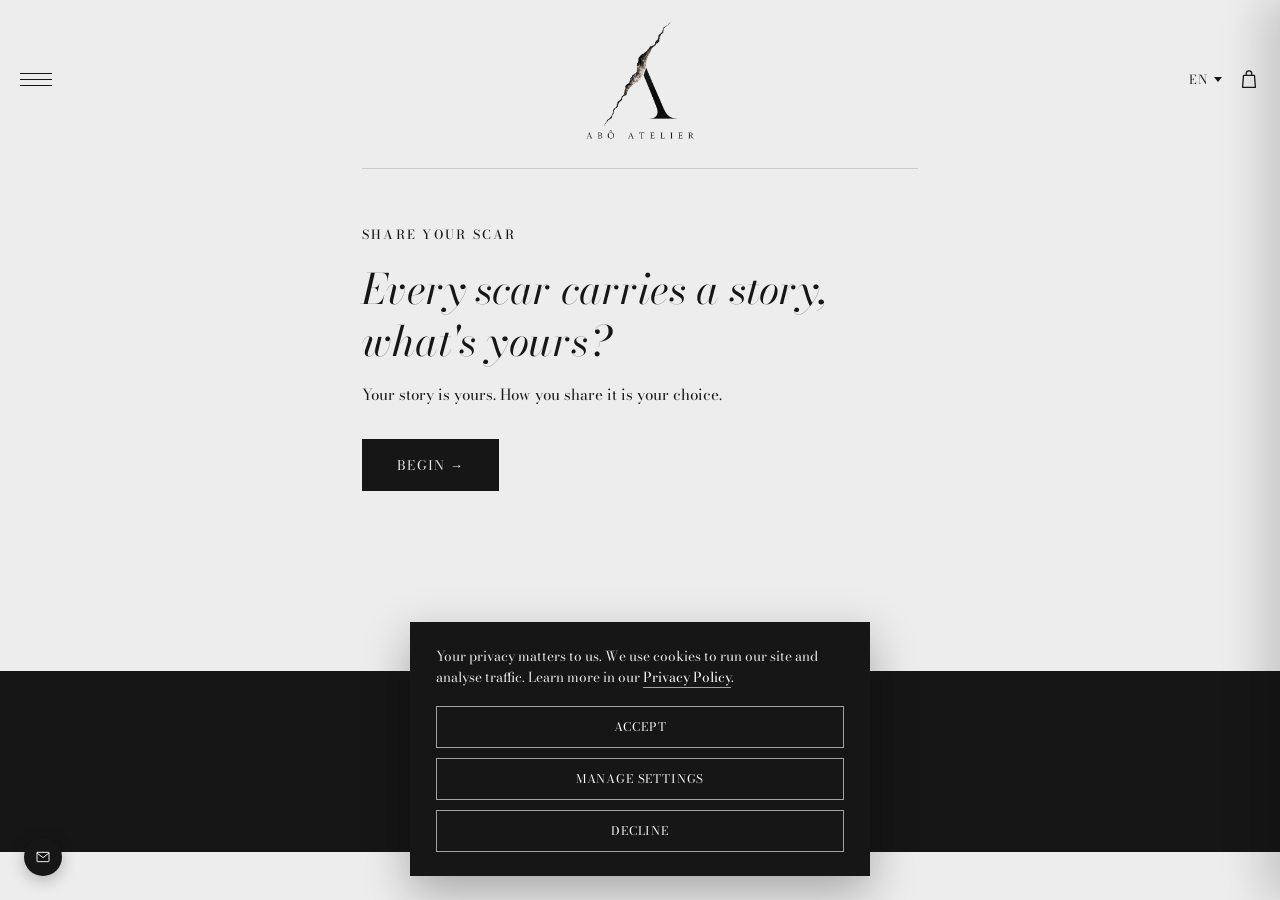
<file: share-your-story.html>
<!DOCTYPE html>
<html lang="en">
<head>
<meta charset="UTF-8">
<meta name="viewport" content="width=device-width, initial-scale=1.0">
<title data-i18n="title.shareStory">Share Your Story — The Scar Project — ABÔ Atelier</title>
<meta name="description" content="Share your story with The Scar Project by ABÔ Atelier.">

<meta property="og:type" content="website">
<meta property="og:site_name" content="ABÔ Atelier">
<meta property="og:title" content="Share Your Story — The Scar Project — ABÔ Atelier">
<meta property="og:description" content="Share your story with The Scar Project by ABÔ Atelier.">
<meta property="og:image" content="https://aboatelier.com/assets/img/story-tile.jpg">
<meta property="og:url" content="https://aboatelier.com/share-your-story.html">
<meta name="twitter:card" content="summary_large_image">
<meta name="twitter:title" content="Share Your Story — The Scar Project — ABÔ Atelier">
<meta name="twitter:description" content="Share your story with The Scar Project by ABÔ Atelier.">
<meta name="twitter:image" content="https://aboatelier.com/assets/img/story-tile.jpg">

<link rel="preconnect" href="https://fonts.googleapis.com">
<link rel="preconnect" href="https://fonts.gstatic.com" crossorigin>
<link href="https://fonts.googleapis.com/css2?family=Bodoni+Moda:ital,wght@0,400..600;1,400..600&display=swap" rel="stylesheet">

<link rel="icon" href="assets/img/favicon-mark.png" type="image/png">
<link rel="stylesheet" href="assets/css/style.css">
<link rel="stylesheet" href="assets/css/cart.css">
<link rel="stylesheet" href="assets/css/shop.css">
<link rel="stylesheet" href="assets/css/scar-project.css">
</head>
<body>
<script>setTimeout(function(){document.body.classList.add("i18n-ready");}, 1500);</script>

<a class="skip-link" href="#storyWizard" data-i18n="skip.content">Skip to content</a>

<header class="site-header" id="siteHeader">
  <div class="header-inner">
    <button class="nav-toggle" id="navToggle" aria-expanded="false" aria-controls="siteNav" data-i18n-aria="nav.toggleAria" aria-label="Toggle navigation">
      <span></span><span></span><span></span>
    </button>

    <a href="index.html#top" class="brand" data-i18n-aria="brand.aria" aria-label="ABÔ Atelier — Home">
      <img src="assets/img/abo-logo-scarred-full.png" alt="ABÔ Atelier" class="brand-logo">
    </a>

    <nav class="site-nav" id="siteNav">
      <a href="index.html" data-i18n="nav.home">Home</a>
      <a href="shop.html" data-i18n="nav.shop">Shop</a>
      <a href="index.html#story" data-i18n="nav.story">Our Story</a>
      <a href="the-scar-project.html" aria-current="page" data-i18n="nav.scarProject">The Scar Project</a>
      <a href="index.html#contact" data-i18n="nav.contact">Contact Us</a>
    </nav>

    <a href="shop.html" class="cart-link" data-i18n-aria="cart.aria" aria-label="View cart">
      <svg viewBox="0 0 24 24" aria-hidden="true"><path d="M6 7h12l1 13H5L6 7z"/><path d="M9 7V5a3 3 0 0 1 6 0v2"/></svg>
      <span class="cart-count" hidden>0</span>
    </a>
  </div>
</header>

<div class="nav-backdrop" id="navBackdrop"></div>

<main id="storyWizard">
  <div class="wizard">
    <div class="wizard-progress"><div class="wizard-progress-fill" id="wizardProgressFill"></div></div>

    <!-- Intro -->
    <section class="wizard-step" data-step="intro">
      <p class="wizard-intro-eyebrow" data-i18n="wizard.eyebrow">Share Your Scar</p>
      <h1 class="wizard-title" data-i18n="scar.heading">Every scar carries a story, what's yours?</h1>
      <p class="wizard-hint" data-i18n="wizard.introHint">Your story is yours. How you share it is your choice.</p>
      <div class="wizard-actions">
        <button type="button" class="wizard-btn" data-next data-i18n="wizard.begin">Begin →</button>
      </div>
    </section>

    <!-- 01 — Your story -->
    <section class="wizard-step" data-step="story" hidden>
      <button type="button" class="wizard-back" data-back data-i18n="wizard.back">← Back</button>
      <p class="wizard-number" data-i18n="wizard.step01">01 — Your Story</p>
      <p class="wizard-question" data-i18n="wizard.storyQuestion">Tell us about your story</p>
      <p class="wizard-hint" data-i18n="wizard.storyHint">Share as much or as little as you feel comfortable sharing.</p>

      <div class="wizard-field">
        <textarea name="story" rows="8" data-i18n-aria="wizard.storyQuestion" aria-label="Tell us about your story"></textarea>
      </div>

      <p class="wizard-error" hidden></p>
      <div class="wizard-actions">
        <button type="button" class="wizard-btn" data-next data-i18n="wizard.continue">Continue →</button>
      </div>
    </section>

    <!-- 02 — Today -->
    <section class="wizard-step" data-step="today" hidden>
      <button type="button" class="wizard-back" data-back data-i18n="wizard.back">← Back</button>
      <p class="wizard-number" data-i18n="wizard.step02">02 — Today</p>
      <p class="wizard-question" data-i18n="wizard.todayQuestion">What strength have you found through your scar?</p>

      <div class="wizard-field wizard-field--today">
        <textarea name="today" rows="6" data-i18n-aria="wizard.todayQuestion" aria-label="What strength have you found through your scar"></textarea>
      </div>

      <p class="wizard-error" hidden></p>
      <div class="wizard-actions">
        <button type="button" class="wizard-btn" data-next data-i18n="wizard.continue">Continue →</button>
      </div>
    </section>

    <!-- Participation -->
    <section class="wizard-step" data-step="participation" hidden>
      <button type="button" class="wizard-back" data-back data-i18n="wizard.back">← Back</button>
      <p class="wizard-question" data-i18n="wizard.participationQuestion">How would you like to share your story?</p>

      <ul class="wizard-options">
        <li class="wizard-option">
          <label>
            <input type="radio" name="participation" value="Written story">
            <span class="wizard-option-mark"></span>
            <span data-i18n="wizard.optionWritten">Written story</span>
          </label>
        </li>
        <li class="wizard-option">
          <label>
            <input type="radio" name="participation" value="Video created for me">
            <span class="wizard-option-mark"></span>
            <span data-i18n="wizard.optionVideoByUs">Video created for me</span>
          </label>
        </li>
        <li class="wizard-option">
          <label>
            <input type="radio" name="participation" value="I create my own video">
            <span class="wizard-option-mark"></span>
            <span data-i18n="wizard.optionOwnVideo">I'd like to create my own video</span>
          </label>
        </li>
        <li class="wizard-option">
          <label>
            <input type="radio" name="participation" value="Voice recording">
            <span class="wizard-option-mark"></span>
            <span data-i18n="wizard.optionVoice">Voice recording</span>
          </label>
        </li>
      </ul>

      <p class="wizard-question" data-i18n="wizard.privacyQuestion">How would you like your story to be shared?</p>
      <ul class="wizard-options">
        <li class="wizard-option">
          <label>
            <input type="radio" name="privacy" value="With my name">
            <span class="wizard-option-mark"></span>
            <span data-i18n="wizard.privacyNamed">With my name</span>
          </label>
        </li>
        <li class="wizard-option">
          <label>
            <input type="radio" name="privacy" value="Anonymously">
            <span class="wizard-option-mark"></span>
            <span data-i18n="wizard.privacyAnonymous">Anonymously — my story can still be shared, just without my name</span>
          </label>
        </li>
        <li class="wizard-option">
          <label>
            <input type="radio" name="privacy" value="Not shared publicly">
            <span class="wizard-option-mark"></span>
            <span data-i18n="wizard.privacyPrivate">I don't want my story to be shared publicly</span>
          </label>
        </li>
      </ul>

      <p class="wizard-error" hidden></p>
      <div class="wizard-actions">
        <button type="button" class="wizard-btn" data-next data-i18n="wizard.continue">Continue →</button>
      </div>
    </section>

    <!-- 03 — About you -->
    <section class="wizard-step" data-step="about" hidden>
      <button type="button" class="wizard-back" data-back data-i18n="wizard.back">← Back</button>
      <p class="wizard-number" data-i18n="wizard.step03">03 — About You</p>
      <p class="wizard-required-note" data-i18n="wizard.requiredNote">* Required</p>

      <div class="wizard-field">
        <label for="fieldFirstName" data-i18n="wizard.firstName">First name</label>
        <input type="text" id="fieldFirstName" name="firstName" autocomplete="given-name">
      </div>
      <div class="wizard-field">
        <label for="fieldLocation" data-i18n="wizard.cityCountry">City / Country</label>
        <input type="text" id="fieldLocation" name="location" autocomplete="address-level2">
      </div>
      <div class="wizard-field">
        <label for="fieldEmail"><span data-i18n="wizard.email">Email</span> <span class="required-mark">*</span></label>
        <input type="email" id="fieldEmail" name="email" required autocomplete="email">
        <p class="wizard-field-note" data-i18n="wizard.emailNote">Kept private</p>
      </div>

      <p class="wizard-question" data-i18n="wizard.consentQuestion">Before you submit</p>

      <label class="wizard-checkbox">
        <input type="checkbox" name="consentReview">
        <span class="wizard-checkbox-mark"></span>
        <span class="wizard-checkbox-text" data-i18n="wizard.consentCheckbox">I agree to ABÔ Atelier reviewing my submission.</span>
      </label>

      <p class="wizard-fine-print" data-i18n-html="wizard.finePrint">Submitting your story does not automatically give ABÔ Atelier permission to publish it. If your story is selected, we will contact you by email before publication. See our <a href="terms.html#scar-project">Terms &amp; Conditions</a> for how published stories are used.</p>

      <p class="wizard-error" hidden></p>
      <div class="wizard-actions">
        <button type="button" class="wizard-btn" data-next data-i18n="wizard.continue">Continue →</button>
      </div>
    </section>

    <!-- Review -->
    <section class="wizard-step" data-step="review" hidden>
      <button type="button" class="wizard-back" data-back data-i18n="wizard.back">← Back</button>
      <p class="wizard-question" data-i18n="wizard.reviewQuestion">Your story</p>
      <p class="wizard-hint" data-i18n="wizard.reviewHint">Take a moment to review what you've shared. You can edit anything before sending.</p>

      <ul class="wizard-review-list" id="wizardReviewList"></ul>

      <p class="wizard-error" id="wizardSubmitError" hidden></p>
      <div class="wizard-actions">
        <button type="button" class="wizard-btn" id="wizardSubmit" data-i18n="wizard.submit">Submit My Story</button>
      </div>
    </section>

    <!-- Done -->
    <section class="wizard-step wizard-done" data-step="done" hidden>
      <p class="wizard-done-title"><span data-i18n="wizard.doneTitle">Your story has been received</span> <svg class="wizard-heart-icon" viewBox="0 0 64 58" aria-hidden="true">
        <path d="M33 53C14 39 4 27 5 16 6 5 17 1 25 8 28 11 30 14 32 18 34 14 37 10 42 7 51 1 60 6 59 17 58 28 49 39 33 53Z"/>
      </svg></p>
      <p data-i18n="wizard.doneThanks">Thank you for trusting us with a part of your journey.</p>
      <p data-i18n="wizard.doneBody">Every story submitted to The Scar Project is reviewed with care. The ABÔ Atelier team will contact you soon.</p>
      <a href="the-scar-project.html" class="wizard-discover" data-i18n="wizard.discoverLink">Discover the stories →</a>
    </section>
  </div>
</main>

<footer class="site-footer">
  <div class="footer-inner">
    <div class="footer-brand">
      <a href="index.html#top" class="brand brand--footer">
        <img src="assets/img/abo-logo-scarred-white-full.png" alt="ABÔ Atelier" class="brand-logo brand-logo--footer">
      </a>
      <p class="footer-copy">&copy; <span id="year"></span> <span data-i18n="footer.rights">ABÔ Atelier. All rights reserved.</span></p>
      <p class="footer-links">
        <a href="privacy-policy.html" data-i18n="privacyPolicy.title">Privacy Policy</a>
        <a href="return-policy.html" data-i18n="policy.title">Return Policy</a>
        <a href="terms.html" data-i18n="terms.title">Terms &amp; Conditions</a>
      </p>
    </div>
  </div>
</footer>

<div class="newsletter-widget" id="newsletterWidget">
  <div class="newsletter-anchor">
    <button type="button" class="newsletter-badge" id="newsletterBadge" data-i18n-aria="newsletter.badgeAria" aria-label="Sign up for our newsletter">
      <svg viewBox="0 0 24 24" aria-hidden="true"><rect x="3" y="5" width="18" height="14" rx="1"></rect><path d="M3 6l9 7 9-7"></path></svg>
    </button>
    <div class="newsletter-popup" id="newsletterPopup" hidden>
      <button type="button" class="newsletter-close" id="newsletterClose" data-i18n-aria="newsletter.closeAria" aria-label="Close">&times;</button>
      <p class="newsletter-title" data-i18n="newsletter.heading">Sign up for our newsletter and get 10% off your first order.</p>
      <form class="newsletter-form">
        <input type="text" name="name" data-i18n-placeholder="newsletter.name" placeholder="Name" required data-i18n-aria="newsletter.name" aria-label="Name">
        <input type="email" name="email" data-i18n-placeholder="newsletter.email" placeholder="Email" required data-i18n-aria="newsletter.emailAria" aria-label="Email address">
        <div class="newsletter-phone-row">
          <select name="phoneCountry" class="newsletter-phone-code" data-i18n-aria="newsletter.countryCodeAria" aria-label="Country code">
            <option value="+46">🇸🇪 +46</option>
            <option value="+93">🇦🇫 +93</option>
            <option value="+355">🇦🇱 +355</option>
            <option value="+213">🇩🇿 +213</option>
            <option value="+376">🇦🇩 +376</option>
            <option value="+244">🇦🇴 +244</option>
            <option value="+1268">🇦🇬 +1268</option>
            <option value="+54">🇦🇷 +54</option>
            <option value="+374">🇦🇲 +374</option>
            <option value="+61">🇦🇺 +61</option>
            <option value="+43">🇦🇹 +43</option>
            <option value="+994">🇦🇿 +994</option>
            <option value="+1242">🇧🇸 +1242</option>
            <option value="+973">🇧🇭 +973</option>
            <option value="+880">🇧🇩 +880</option>
            <option value="+1246">🇧🇧 +1246</option>
            <option value="+375">🇧🇾 +375</option>
            <option value="+32">🇧🇪 +32</option>
            <option value="+501">🇧🇿 +501</option>
            <option value="+229">🇧🇯 +229</option>
            <option value="+975">🇧🇹 +975</option>
            <option value="+591">🇧🇴 +591</option>
            <option value="+387">🇧🇦 +387</option>
            <option value="+267">🇧🇼 +267</option>
            <option value="+55">🇧🇷 +55</option>
            <option value="+673">🇧🇳 +673</option>
            <option value="+359">🇧🇬 +359</option>
            <option value="+226">🇧🇫 +226</option>
            <option value="+257">🇧🇮 +257</option>
            <option value="+855">🇰🇭 +855</option>
            <option value="+237">🇨🇲 +237</option>
            <option value="+1">🇨🇦 +1</option>
            <option value="+238">🇨🇻 +238</option>
            <option value="+236">🇨🇫 +236</option>
            <option value="+235">🇹🇩 +235</option>
            <option value="+56">🇨🇱 +56</option>
            <option value="+86">🇨🇳 +86</option>
            <option value="+57">🇨🇴 +57</option>
            <option value="+269">🇰🇲 +269</option>
            <option value="+243">🇨🇩 +243</option>
            <option value="+242">🇨🇬 +242</option>
            <option value="+506">🇨🇷 +506</option>
            <option value="+385">🇭🇷 +385</option>
            <option value="+53">🇨🇺 +53</option>
            <option value="+357">🇨🇾 +357</option>
            <option value="+420">🇨🇿 +420</option>
            <option value="+45">🇩🇰 +45</option>
            <option value="+253">🇩🇯 +253</option>
            <option value="+1767">🇩🇲 +1767</option>
            <option value="+1809">🇩🇴 +1809</option>
            <option value="+593">🇪🇨 +593</option>
            <option value="+20">🇪🇬 +20</option>
            <option value="+503">🇸🇻 +503</option>
            <option value="+240">🇬🇶 +240</option>
            <option value="+291">🇪🇷 +291</option>
            <option value="+372">🇪🇪 +372</option>
            <option value="+268">🇸🇿 +268</option>
            <option value="+251">🇪🇹 +251</option>
            <option value="+679">🇫🇯 +679</option>
            <option value="+358">🇫🇮 +358</option>
            <option value="+33">🇫🇷 +33</option>
            <option value="+241">🇬🇦 +241</option>
            <option value="+220">🇬🇲 +220</option>
            <option value="+995">🇬🇪 +995</option>
            <option value="+49">🇩🇪 +49</option>
            <option value="+233">🇬🇭 +233</option>
            <option value="+30">🇬🇷 +30</option>
            <option value="+1473">🇬🇩 +1473</option>
            <option value="+502">🇬🇹 +502</option>
            <option value="+224">🇬🇳 +224</option>
            <option value="+245">🇬🇼 +245</option>
            <option value="+592">🇬🇾 +592</option>
            <option value="+509">🇭🇹 +509</option>
            <option value="+504">🇭🇳 +504</option>
            <option value="+852">🇭🇰 +852</option>
            <option value="+36">🇭🇺 +36</option>
            <option value="+354">🇮🇸 +354</option>
            <option value="+91">🇮🇳 +91</option>
            <option value="+62">🇮🇩 +62</option>
            <option value="+98">🇮🇷 +98</option>
            <option value="+964">🇮🇶 +964</option>
            <option value="+353">🇮🇪 +353</option>
            <option value="+972">🇮🇱 +972</option>
            <option value="+39">🇮🇹 +39</option>
            <option value="+225">🇨🇮 +225</option>
            <option value="+1876">🇯🇲 +1876</option>
            <option value="+81">🇯🇵 +81</option>
            <option value="+962">🇯🇴 +962</option>
            <option value="+7">🇰🇿 +7</option>
            <option value="+254">🇰🇪 +254</option>
            <option value="+686">🇰🇮 +686</option>
            <option value="+383">XK +383</option>
            <option value="+965">🇰🇼 +965</option>
            <option value="+996">🇰🇬 +996</option>
            <option value="+856">🇱🇦 +856</option>
            <option value="+371">🇱🇻 +371</option>
            <option value="+961">🇱🇧 +961</option>
            <option value="+266">🇱🇸 +266</option>
            <option value="+231">🇱🇷 +231</option>
            <option value="+218">🇱🇾 +218</option>
            <option value="+423">🇱🇮 +423</option>
            <option value="+370">🇱🇹 +370</option>
            <option value="+352">🇱🇺 +352</option>
            <option value="+853">🇲🇴 +853</option>
            <option value="+261">🇲🇬 +261</option>
            <option value="+265">🇲🇼 +265</option>
            <option value="+60">🇲🇾 +60</option>
            <option value="+960">🇲🇻 +960</option>
            <option value="+223">🇲🇱 +223</option>
            <option value="+356">🇲🇹 +356</option>
            <option value="+692">🇲🇭 +692</option>
            <option value="+222">🇲🇷 +222</option>
            <option value="+230">🇲🇺 +230</option>
            <option value="+52">🇲🇽 +52</option>
            <option value="+691">🇫🇲 +691</option>
            <option value="+373">🇲🇩 +373</option>
            <option value="+377">🇲🇨 +377</option>
            <option value="+976">🇲🇳 +976</option>
            <option value="+382">🇲🇪 +382</option>
            <option value="+212">🇲🇦 +212</option>
            <option value="+258">🇲🇿 +258</option>
            <option value="+95">🇲🇲 +95</option>
            <option value="+264">🇳🇦 +264</option>
            <option value="+674">🇳🇷 +674</option>
            <option value="+977">🇳🇵 +977</option>
            <option value="+31">🇳🇱 +31</option>
            <option value="+64">🇳🇿 +64</option>
            <option value="+505">🇳🇮 +505</option>
            <option value="+227">🇳🇪 +227</option>
            <option value="+234">🇳🇬 +234</option>
            <option value="+850">🇰🇵 +850</option>
            <option value="+389">🇲🇰 +389</option>
            <option value="+47">🇳🇴 +47</option>
            <option value="+968">🇴🇲 +968</option>
            <option value="+92">🇵🇰 +92</option>
            <option value="+680">🇵🇼 +680</option>
            <option value="+970">🇵🇸 +970</option>
            <option value="+507">🇵🇦 +507</option>
            <option value="+675">🇵🇬 +675</option>
            <option value="+595">🇵🇾 +595</option>
            <option value="+51">🇵🇪 +51</option>
            <option value="+63">🇵🇭 +63</option>
            <option value="+48">🇵🇱 +48</option>
            <option value="+351">🇵🇹 +351</option>
            <option value="+974">🇶🇦 +974</option>
            <option value="+40">🇷🇴 +40</option>
            <option value="+7">🇷🇺 +7</option>
            <option value="+250">🇷🇼 +250</option>
            <option value="+1869">🇰🇳 +1869</option>
            <option value="+1758">🇱🇨 +1758</option>
            <option value="+1784">🇻🇨 +1784</option>
            <option value="+685">🇼🇸 +685</option>
            <option value="+378">🇸🇲 +378</option>
            <option value="+239">🇸🇹 +239</option>
            <option value="+966">🇸🇦 +966</option>
            <option value="+221">🇸🇳 +221</option>
            <option value="+381">🇷🇸 +381</option>
            <option value="+248">🇸🇨 +248</option>
            <option value="+232">🇸🇱 +232</option>
            <option value="+65">🇸🇬 +65</option>
            <option value="+421">🇸🇰 +421</option>
            <option value="+386">🇸🇮 +386</option>
            <option value="+677">🇸🇧 +677</option>
            <option value="+252">🇸🇴 +252</option>
            <option value="+27">🇿🇦 +27</option>
            <option value="+82">🇰🇷 +82</option>
            <option value="+211">🇸🇸 +211</option>
            <option value="+34">🇪🇸 +34</option>
            <option value="+94">🇱🇰 +94</option>
            <option value="+249">🇸🇩 +249</option>
            <option value="+597">🇸🇷 +597</option>
            <option value="+41">🇨🇭 +41</option>
            <option value="+963">🇸🇾 +963</option>
            <option value="+886">🇹🇼 +886</option>
            <option value="+992">🇹🇯 +992</option>
            <option value="+255">🇹🇿 +255</option>
            <option value="+66">🇹🇭 +66</option>
            <option value="+670">🇹🇱 +670</option>
            <option value="+228">🇹🇬 +228</option>
            <option value="+676">🇹🇴 +676</option>
            <option value="+1868">🇹🇹 +1868</option>
            <option value="+216">🇹🇳 +216</option>
            <option value="+90">🇹🇷 +90</option>
            <option value="+993">🇹🇲 +993</option>
            <option value="+688">🇹🇻 +688</option>
            <option value="+256">🇺🇬 +256</option>
            <option value="+380">🇺🇦 +380</option>
            <option value="+971">🇦🇪 +971</option>
            <option value="+44">🇬🇧 +44</option>
            <option value="+1">🇺🇸 +1</option>
            <option value="+598">🇺🇾 +598</option>
            <option value="+998">🇺🇿 +998</option>
            <option value="+678">🇻🇺 +678</option>
            <option value="+39">🇻🇦 +39</option>
            <option value="+58">🇻🇪 +58</option>
            <option value="+84">🇻🇳 +84</option>
            <option value="+967">🇾🇪 +967</option>
            <option value="+260">🇿🇲 +260</option>
            <option value="+263">🇿🇼 +263</option>
          </select>
          <input type="tel" name="phone" data-i18n-placeholder="newsletter.phone" placeholder="Phone number" required data-i18n-aria="newsletter.phone" aria-label="Phone number">
        </div>
        <button type="submit" data-i18n="newsletter.submit">Sign Up</button>
          <p class="newsletter-status" hidden></p>
      </form>
    </div>
  </div>
</div>

<div class="cookie-consent" id="cookieConsent" hidden>
  <div class="cookie-consent-card">
    <div class="cookie-consent-main" id="cookieConsentMain">
      <p class="cookie-consent-text" data-i18n-html="cookieConsent.text">Your privacy matters. We use cookies to run our site and analyze traffic. Learn more in our <a href="privacy-policy.html">Privacy Policy</a>.</p>
      <div class="cookie-consent-actions">
        <button type="button" class="cookie-consent-btn" id="cookieConsentAccept" data-i18n="cookieConsent.acceptAll">Accept</button>
        <button type="button" class="cookie-consent-btn" id="cookieConsentManage" data-i18n="cookieConsent.manageSettings">Manage Settings</button>
        <button type="button" class="cookie-consent-btn" id="cookieConsentReject" data-i18n="cookieConsent.rejectAll">Decline</button>
      </div>
    </div>
    <div class="cookie-consent-settings" id="cookieConsentSettings" hidden>
      <p class="cookie-consent-settings-title" data-i18n="cookieConsent.settingsTitle">Cookie Settings</p>
      <div class="cookie-consent-row">
        <div class="cookie-consent-row-text">
          <span class="cookie-consent-row-label" data-i18n="cookieConsent.necessaryLabel">Necessary</span>
          <span class="cookie-consent-row-desc" data-i18n="cookieConsent.necessaryDesc">Required for the site to function (cart, language). Always on.</span>
        </div>
        <span class="cookie-toggle cookie-toggle--locked" aria-disabled="true" aria-label="Necessary cookies (always on)"><span class="cookie-toggle-knob"></span></span>
      </div>
      <div class="cookie-consent-row">
        <div class="cookie-consent-row-text">
          <span class="cookie-consent-row-label" data-i18n="cookieConsent.analyticsLabel">Analytics</span>
          <span class="cookie-consent-row-desc" data-i18n="cookieConsent.analyticsDesc">Helps us understand site traffic via Google Analytics.</span>
        </div>
        <button type="button" class="cookie-toggle" id="cookieToggleAnalytics" role="switch" aria-checked="false" aria-label="Analytics cookies"><span class="cookie-toggle-knob"></span></button>
      </div>
      <button type="button" class="cookie-consent-btn cookie-consent-save" id="cookieConsentSave" data-i18n="cookieConsent.savePreferences">Save Preferences</button>
    </div>
  </div>
</div>

<script src="assets/js/i18n.js"></script>
<script src="assets/js/analytics-consent.js"></script>
<script src="assets/js/cart.js"></script>
<script src="assets/js/countries-data.js"></script>
<script src="assets/js/phone-country-picker.js"></script>
<script src="assets/js/main.js"></script>
<script src="assets/js/web3forms.js"></script>
<script src="assets/js/newsletter.js"></script>
<script src="assets/js/scar-story-form.js"></script>
</body>
</html>
</file>
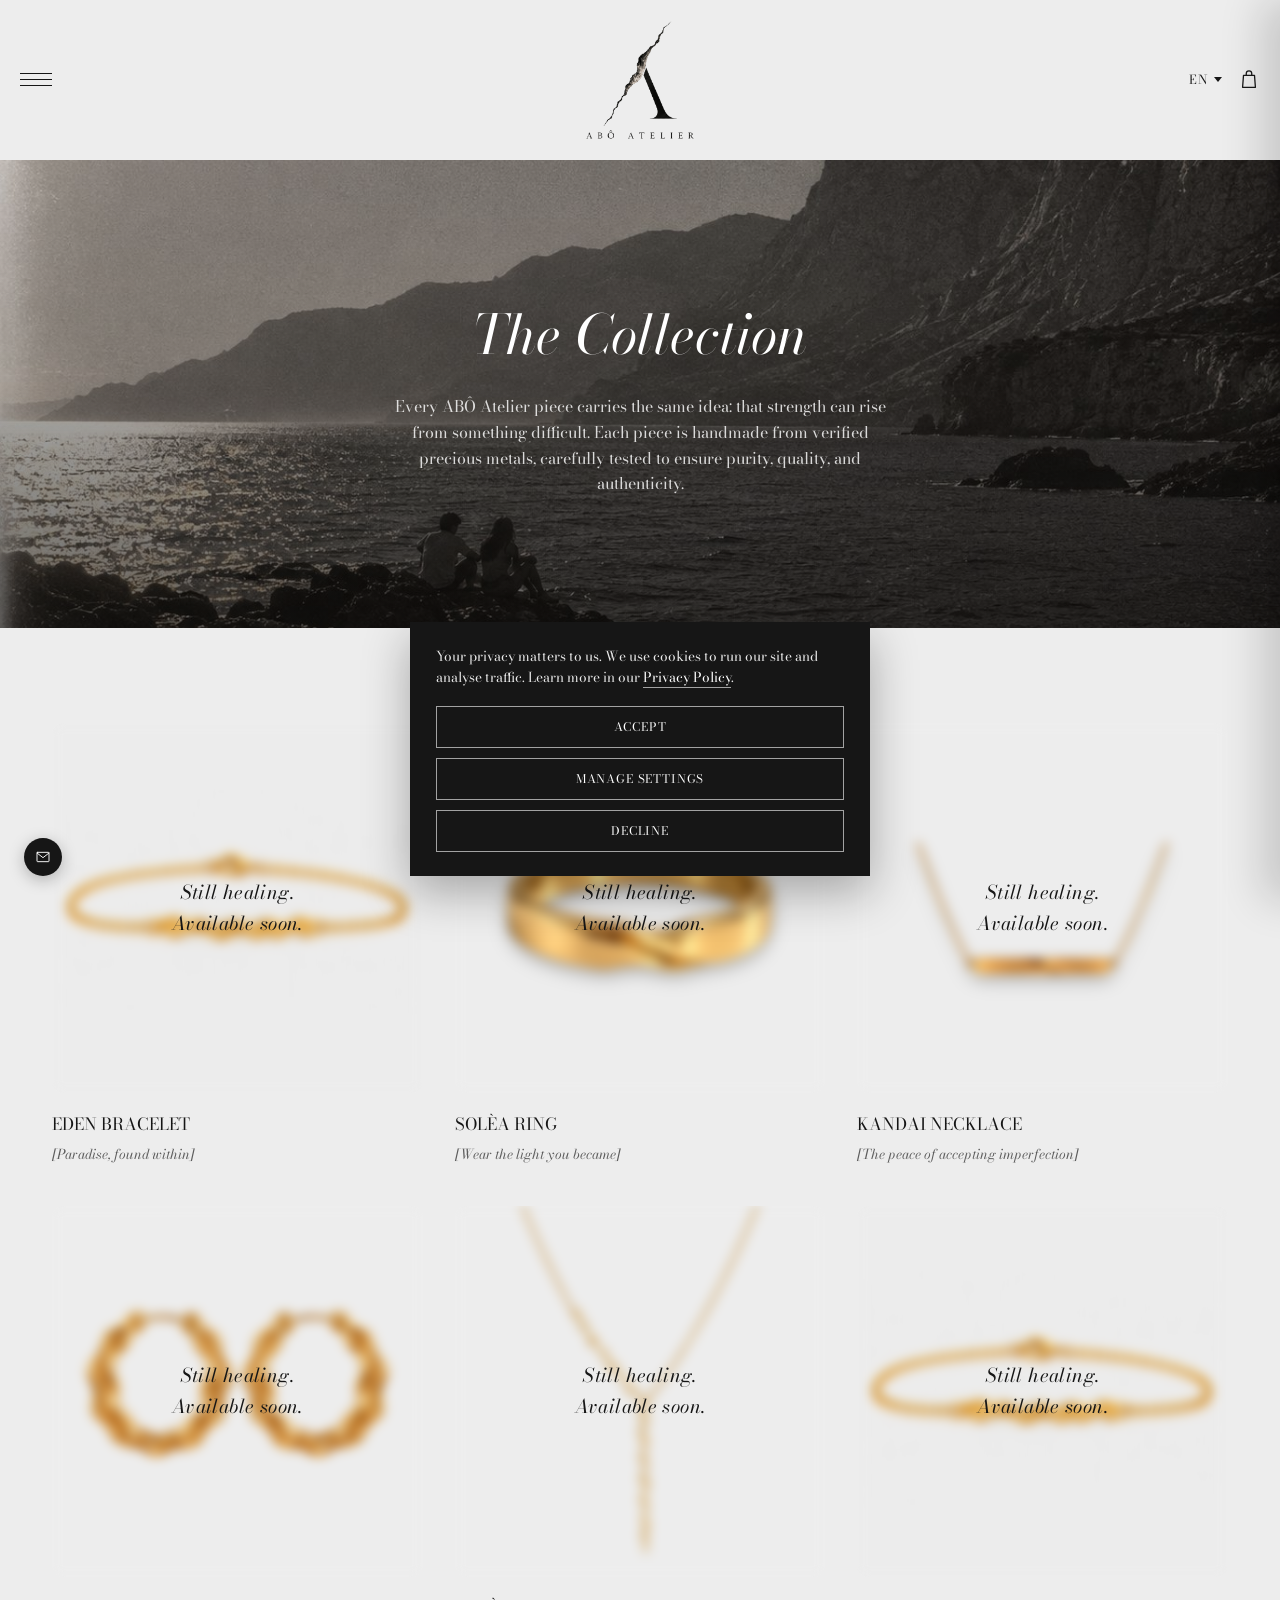
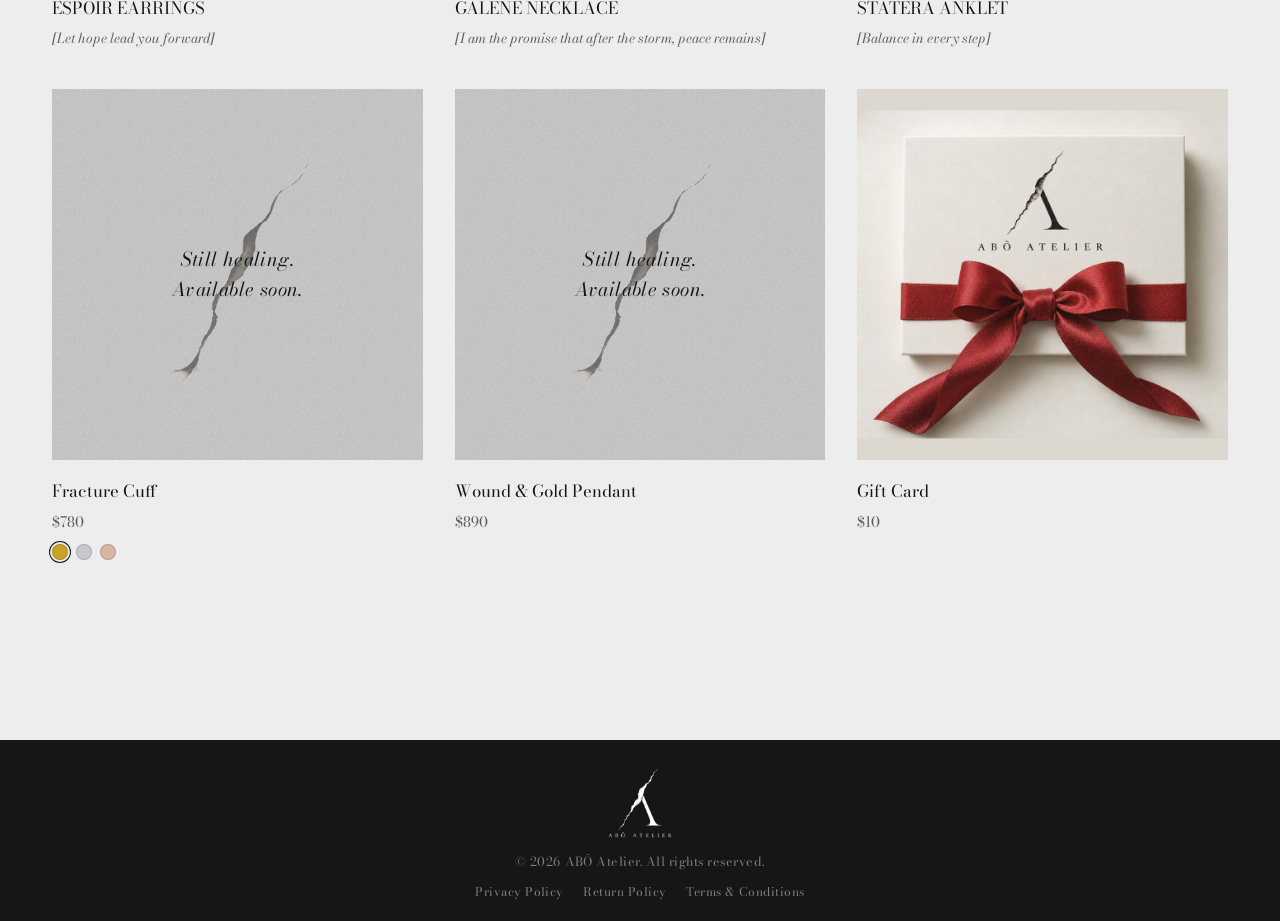
<file: shop.html>
<!DOCTYPE html>
<html lang="en">
<head>
<meta charset="UTF-8">
<meta name="viewport" content="width=device-width, initial-scale=1.0">
<title data-i18n="title.shop">Shop — ABÔ Atelier</title>
<meta name="description" content="Rings, chains, and earrings cast to order in solid gold and silver by ABÔ Atelier.">

<meta property="og:type" content="website">
<meta property="og:site_name" content="ABÔ Atelier">
<meta property="og:title" content="Shop — ABÔ Atelier">
<meta property="og:description" content="Rings, chains, and earrings cast to order in solid gold and silver by ABÔ Atelier.">
<meta property="og:image" content="https://aboatelier.com/assets/img/shop-tile.jpg">
<meta property="og:url" content="https://aboatelier.com/shop.html">
<meta name="twitter:card" content="summary_large_image">
<meta name="twitter:title" content="Shop — ABÔ Atelier">
<meta name="twitter:description" content="Rings, chains, and earrings cast to order in solid gold and silver by ABÔ Atelier.">
<meta name="twitter:image" content="https://aboatelier.com/assets/img/shop-tile.jpg">

<link rel="preconnect" href="https://fonts.googleapis.com">
<link rel="preconnect" href="https://fonts.gstatic.com" crossorigin>
<link href="https://fonts.googleapis.com/css2?family=Bodoni+Moda:ital,wght@0,400..600;1,400..600&display=swap" rel="stylesheet">

<link rel="icon" href="assets/img/favicon-mark.png" type="image/png">
<link rel="stylesheet" href="assets/css/style.css">
<link rel="stylesheet" href="assets/css/cart.css">
<link rel="stylesheet" href="assets/css/shop.css">
</head>
<body>
<script>setTimeout(function(){document.body.classList.add("i18n-ready");}, 1500);</script>

<a class="skip-link" href="#shop-grid" data-i18n="skip.content">Skip to content</a>

<header class="site-header" id="siteHeader">
  <div class="header-inner">
    <button class="nav-toggle" id="navToggle" aria-expanded="false" aria-controls="siteNav" data-i18n-aria="nav.toggleAria" aria-label="Toggle navigation">
      <span></span><span></span><span></span>
    </button>

    <a href="index.html#top" class="brand" data-i18n-aria="brand.aria" aria-label="ABÔ Atelier — Home">
      <img src="assets/img/abo-logo-scarred-full.png" alt="ABÔ Atelier" class="brand-logo">
    </a>

    <nav class="site-nav" id="siteNav">
      <a href="index.html" data-i18n="nav.home">Home</a>
      <a href="shop.html" aria-current="page" data-i18n="nav.shop">Shop</a>
      <a href="index.html#story" data-i18n="nav.story">Our Story</a>
      <a href="the-scar-project.html" data-i18n="nav.scarProject">The Scar Project</a>
      <a href="index.html#contact" data-i18n="nav.contact">Contact Us</a>
    </nav>

    <a href="shop.html" class="cart-link" data-i18n-aria="cart.aria" aria-label="View cart">
      <svg viewBox="0 0 24 24" aria-hidden="true"><path d="M6 7h12l1 13H5L6 7z"/><path d="M9 7V5a3 3 0 0 1 6 0v2"/></svg>
      <span class="cart-count" hidden>0</span>
    </a>
  </div>
</header>

<div class="nav-backdrop" id="navBackdrop"></div>

<main>
  <section class="checkout-success" id="checkoutSuccess" hidden>
    <h1 data-i18n="checkout.success.heading">Thank You for Your Order!</h1>
    <p data-i18n="checkout.success.body">Your payment was successful. A confirmation has been sent to your email.</p>
    <p class="checkout-success-ref" id="checkoutSuccessRef" hidden></p>
    <a href="shop.html" class="checkout-success-link" data-i18n="checkout.success.continue">Continue Shopping</a>
  </section>

  <section class="shop-intro" id="shopIntroSection">
    <div class="shop-intro-bg" id="shopIntroBg"></div>
    <div class="shop-intro-inner">
      <h1 data-i18n="shop.title">The Collection</h1>
      <p class="shop-intro-text" data-i18n="shop.introText">Every ABÔ Atelier piece carries the same idea: that strength can rise from something difficult. Each piece is handmade from verified precious metals, carefully tested to ensure purity, quality, and authenticity.</p>
    </div>
  </section>

  <nav class="shop-tabs" id="shopTabs">
    <button type="button" class="shop-tab is-active" data-category="jewelry" data-i18n="shop.tabJewelry">Jewelry</button>
    <button type="button" class="shop-tab" data-category="coins" data-i18n="shop.tabCoins">Coins</button>
    <a href="the-scar-project.html" class="shop-tab" data-i18n="nav.scarProject">The Scar Project</a>
  </nav>

  <section class="shop-grid" id="shop-grid"></section>
</main>

<footer class="site-footer">
  <div class="footer-inner">
    <div class="footer-brand">
      <a href="index.html#top" class="brand brand--footer">
        <img src="assets/img/abo-logo-scarred-white-full.png" alt="ABÔ Atelier" class="brand-logo brand-logo--footer">
      </a>
      <p class="footer-copy">&copy; <span id="year"></span> <span data-i18n="footer.rights">ABÔ Atelier. All rights reserved.</span></p>
      <p class="footer-links">
        <a href="privacy-policy.html" data-i18n="privacyPolicy.title">Privacy Policy</a>
        <a href="return-policy.html" data-i18n="policy.title">Return Policy</a>
        <a href="terms.html" data-i18n="terms.title">Terms &amp; Conditions</a>
      </p>
    </div>
  </div>
</footer>

<div class="newsletter-widget" id="newsletterWidget">
  <div class="newsletter-anchor">
    <button type="button" class="newsletter-badge" id="newsletterBadge" data-i18n-aria="newsletter.badgeAria" aria-label="Sign up for our newsletter">
      <svg viewBox="0 0 24 24" aria-hidden="true"><rect x="3" y="5" width="18" height="14" rx="1"></rect><path d="M3 6l9 7 9-7"></path></svg>
    </button>
    <div class="newsletter-popup" id="newsletterPopup" hidden>
      <button type="button" class="newsletter-close" id="newsletterClose" data-i18n-aria="newsletter.closeAria" aria-label="Close">&times;</button>
      <p class="newsletter-title" data-i18n="newsletter.heading">Sign up for our newsletter and get 10% off your first order.</p>
      <form class="newsletter-form">
        <input type="text" name="name" data-i18n-placeholder="newsletter.name" placeholder="Name" required data-i18n-aria="newsletter.name" aria-label="Name">
        <input type="email" name="email" data-i18n-placeholder="newsletter.email" placeholder="Email" required data-i18n-aria="newsletter.emailAria" aria-label="Email address">
        <div class="newsletter-phone-row">
          <select name="phoneCountry" class="newsletter-phone-code" data-i18n-aria="newsletter.countryCodeAria" aria-label="Country code">
            <option value="+46">🇸🇪 +46</option>
            <option value="+93">🇦🇫 +93</option>
            <option value="+355">🇦🇱 +355</option>
            <option value="+213">🇩🇿 +213</option>
            <option value="+376">🇦🇩 +376</option>
            <option value="+244">🇦🇴 +244</option>
            <option value="+1268">🇦🇬 +1268</option>
            <option value="+54">🇦🇷 +54</option>
            <option value="+374">🇦🇲 +374</option>
            <option value="+61">🇦🇺 +61</option>
            <option value="+43">🇦🇹 +43</option>
            <option value="+994">🇦🇿 +994</option>
            <option value="+1242">🇧🇸 +1242</option>
            <option value="+973">🇧🇭 +973</option>
            <option value="+880">🇧🇩 +880</option>
            <option value="+1246">🇧🇧 +1246</option>
            <option value="+375">🇧🇾 +375</option>
            <option value="+32">🇧🇪 +32</option>
            <option value="+501">🇧🇿 +501</option>
            <option value="+229">🇧🇯 +229</option>
            <option value="+975">🇧🇹 +975</option>
            <option value="+591">🇧🇴 +591</option>
            <option value="+387">🇧🇦 +387</option>
            <option value="+267">🇧🇼 +267</option>
            <option value="+55">🇧🇷 +55</option>
            <option value="+673">🇧🇳 +673</option>
            <option value="+359">🇧🇬 +359</option>
            <option value="+226">🇧🇫 +226</option>
            <option value="+257">🇧🇮 +257</option>
            <option value="+855">🇰🇭 +855</option>
            <option value="+237">🇨🇲 +237</option>
            <option value="+1">🇨🇦 +1</option>
            <option value="+238">🇨🇻 +238</option>
            <option value="+236">🇨🇫 +236</option>
            <option value="+235">🇹🇩 +235</option>
            <option value="+56">🇨🇱 +56</option>
            <option value="+86">🇨🇳 +86</option>
            <option value="+57">🇨🇴 +57</option>
            <option value="+269">🇰🇲 +269</option>
            <option value="+243">🇨🇩 +243</option>
            <option value="+242">🇨🇬 +242</option>
            <option value="+506">🇨🇷 +506</option>
            <option value="+385">🇭🇷 +385</option>
            <option value="+53">🇨🇺 +53</option>
            <option value="+357">🇨🇾 +357</option>
            <option value="+420">🇨🇿 +420</option>
            <option value="+45">🇩🇰 +45</option>
            <option value="+253">🇩🇯 +253</option>
            <option value="+1767">🇩🇲 +1767</option>
            <option value="+1809">🇩🇴 +1809</option>
            <option value="+593">🇪🇨 +593</option>
            <option value="+20">🇪🇬 +20</option>
            <option value="+503">🇸🇻 +503</option>
            <option value="+240">🇬🇶 +240</option>
            <option value="+291">🇪🇷 +291</option>
            <option value="+372">🇪🇪 +372</option>
            <option value="+268">🇸🇿 +268</option>
            <option value="+251">🇪🇹 +251</option>
            <option value="+679">🇫🇯 +679</option>
            <option value="+358">🇫🇮 +358</option>
            <option value="+33">🇫🇷 +33</option>
            <option value="+241">🇬🇦 +241</option>
            <option value="+220">🇬🇲 +220</option>
            <option value="+995">🇬🇪 +995</option>
            <option value="+49">🇩🇪 +49</option>
            <option value="+233">🇬🇭 +233</option>
            <option value="+30">🇬🇷 +30</option>
            <option value="+1473">🇬🇩 +1473</option>
            <option value="+502">🇬🇹 +502</option>
            <option value="+224">🇬🇳 +224</option>
            <option value="+245">🇬🇼 +245</option>
            <option value="+592">🇬🇾 +592</option>
            <option value="+509">🇭🇹 +509</option>
            <option value="+504">🇭🇳 +504</option>
            <option value="+852">🇭🇰 +852</option>
            <option value="+36">🇭🇺 +36</option>
            <option value="+354">🇮🇸 +354</option>
            <option value="+91">🇮🇳 +91</option>
            <option value="+62">🇮🇩 +62</option>
            <option value="+98">🇮🇷 +98</option>
            <option value="+964">🇮🇶 +964</option>
            <option value="+353">🇮🇪 +353</option>
            <option value="+972">🇮🇱 +972</option>
            <option value="+39">🇮🇹 +39</option>
            <option value="+225">🇨🇮 +225</option>
            <option value="+1876">🇯🇲 +1876</option>
            <option value="+81">🇯🇵 +81</option>
            <option value="+962">🇯🇴 +962</option>
            <option value="+7">🇰🇿 +7</option>
            <option value="+254">🇰🇪 +254</option>
            <option value="+686">🇰🇮 +686</option>
            <option value="+383">XK +383</option>
            <option value="+965">🇰🇼 +965</option>
            <option value="+996">🇰🇬 +996</option>
            <option value="+856">🇱🇦 +856</option>
            <option value="+371">🇱🇻 +371</option>
            <option value="+961">🇱🇧 +961</option>
            <option value="+266">🇱🇸 +266</option>
            <option value="+231">🇱🇷 +231</option>
            <option value="+218">🇱🇾 +218</option>
            <option value="+423">🇱🇮 +423</option>
            <option value="+370">🇱🇹 +370</option>
            <option value="+352">🇱🇺 +352</option>
            <option value="+853">🇲🇴 +853</option>
            <option value="+261">🇲🇬 +261</option>
            <option value="+265">🇲🇼 +265</option>
            <option value="+60">🇲🇾 +60</option>
            <option value="+960">🇲🇻 +960</option>
            <option value="+223">🇲🇱 +223</option>
            <option value="+356">🇲🇹 +356</option>
            <option value="+692">🇲🇭 +692</option>
            <option value="+222">🇲🇷 +222</option>
            <option value="+230">🇲🇺 +230</option>
            <option value="+52">🇲🇽 +52</option>
            <option value="+691">🇫🇲 +691</option>
            <option value="+373">🇲🇩 +373</option>
            <option value="+377">🇲🇨 +377</option>
            <option value="+976">🇲🇳 +976</option>
            <option value="+382">🇲🇪 +382</option>
            <option value="+212">🇲🇦 +212</option>
            <option value="+258">🇲🇿 +258</option>
            <option value="+95">🇲🇲 +95</option>
            <option value="+264">🇳🇦 +264</option>
            <option value="+674">🇳🇷 +674</option>
            <option value="+977">🇳🇵 +977</option>
            <option value="+31">🇳🇱 +31</option>
            <option value="+64">🇳🇿 +64</option>
            <option value="+505">🇳🇮 +505</option>
            <option value="+227">🇳🇪 +227</option>
            <option value="+234">🇳🇬 +234</option>
            <option value="+850">🇰🇵 +850</option>
            <option value="+389">🇲🇰 +389</option>
            <option value="+47">🇳🇴 +47</option>
            <option value="+968">🇴🇲 +968</option>
            <option value="+92">🇵🇰 +92</option>
            <option value="+680">🇵🇼 +680</option>
            <option value="+970">🇵🇸 +970</option>
            <option value="+507">🇵🇦 +507</option>
            <option value="+675">🇵🇬 +675</option>
            <option value="+595">🇵🇾 +595</option>
            <option value="+51">🇵🇪 +51</option>
            <option value="+63">🇵🇭 +63</option>
            <option value="+48">🇵🇱 +48</option>
            <option value="+351">🇵🇹 +351</option>
            <option value="+974">🇶🇦 +974</option>
            <option value="+40">🇷🇴 +40</option>
            <option value="+7">🇷🇺 +7</option>
            <option value="+250">🇷🇼 +250</option>
            <option value="+1869">🇰🇳 +1869</option>
            <option value="+1758">🇱🇨 +1758</option>
            <option value="+1784">🇻🇨 +1784</option>
            <option value="+685">🇼🇸 +685</option>
            <option value="+378">🇸🇲 +378</option>
            <option value="+239">🇸🇹 +239</option>
            <option value="+966">🇸🇦 +966</option>
            <option value="+221">🇸🇳 +221</option>
            <option value="+381">🇷🇸 +381</option>
            <option value="+248">🇸🇨 +248</option>
            <option value="+232">🇸🇱 +232</option>
            <option value="+65">🇸🇬 +65</option>
            <option value="+421">🇸🇰 +421</option>
            <option value="+386">🇸🇮 +386</option>
            <option value="+677">🇸🇧 +677</option>
            <option value="+252">🇸🇴 +252</option>
            <option value="+27">🇿🇦 +27</option>
            <option value="+82">🇰🇷 +82</option>
            <option value="+211">🇸🇸 +211</option>
            <option value="+34">🇪🇸 +34</option>
            <option value="+94">🇱🇰 +94</option>
            <option value="+249">🇸🇩 +249</option>
            <option value="+597">🇸🇷 +597</option>
            <option value="+41">🇨🇭 +41</option>
            <option value="+963">🇸🇾 +963</option>
            <option value="+886">🇹🇼 +886</option>
            <option value="+992">🇹🇯 +992</option>
            <option value="+255">🇹🇿 +255</option>
            <option value="+66">🇹🇭 +66</option>
            <option value="+670">🇹🇱 +670</option>
            <option value="+228">🇹🇬 +228</option>
            <option value="+676">🇹🇴 +676</option>
            <option value="+1868">🇹🇹 +1868</option>
            <option value="+216">🇹🇳 +216</option>
            <option value="+90">🇹🇷 +90</option>
            <option value="+993">🇹🇲 +993</option>
            <option value="+688">🇹🇻 +688</option>
            <option value="+256">🇺🇬 +256</option>
            <option value="+380">🇺🇦 +380</option>
            <option value="+971">🇦🇪 +971</option>
            <option value="+44">🇬🇧 +44</option>
            <option value="+1">🇺🇸 +1</option>
            <option value="+598">🇺🇾 +598</option>
            <option value="+998">🇺🇿 +998</option>
            <option value="+678">🇻🇺 +678</option>
            <option value="+39">🇻🇦 +39</option>
            <option value="+58">🇻🇪 +58</option>
            <option value="+84">🇻🇳 +84</option>
            <option value="+967">🇾🇪 +967</option>
            <option value="+260">🇿🇲 +260</option>
            <option value="+263">🇿🇼 +263</option>
          </select>
          <input type="tel" name="phone" data-i18n-placeholder="newsletter.phone" placeholder="Phone number" required data-i18n-aria="newsletter.phone" aria-label="Phone number">
        </div>
        <button type="submit" data-i18n="newsletter.submit">Sign Up</button>
          <p class="newsletter-status" hidden></p>
      </form>
    </div>
  </div>
</div>

<script src="assets/js/products-data.js"></script>
<script src="assets/js/currency.js"></script>
<div class="cookie-consent" id="cookieConsent" hidden>
  <div class="cookie-consent-card">
    <div class="cookie-consent-main" id="cookieConsentMain">
      <p class="cookie-consent-text" data-i18n-html="cookieConsent.text">Your privacy matters. We use cookies to run our site and analyze traffic. Learn more in our <a href="privacy-policy.html">Privacy Policy</a>.</p>
      <div class="cookie-consent-actions">
        <button type="button" class="cookie-consent-btn" id="cookieConsentAccept" data-i18n="cookieConsent.acceptAll">Accept</button>
        <button type="button" class="cookie-consent-btn" id="cookieConsentManage" data-i18n="cookieConsent.manageSettings">Manage Settings</button>
        <button type="button" class="cookie-consent-btn" id="cookieConsentReject" data-i18n="cookieConsent.rejectAll">Decline</button>
      </div>
    </div>
    <div class="cookie-consent-settings" id="cookieConsentSettings" hidden>
      <p class="cookie-consent-settings-title" data-i18n="cookieConsent.settingsTitle">Cookie Settings</p>
      <div class="cookie-consent-row">
        <div class="cookie-consent-row-text">
          <span class="cookie-consent-row-label" data-i18n="cookieConsent.necessaryLabel">Necessary</span>
          <span class="cookie-consent-row-desc" data-i18n="cookieConsent.necessaryDesc">Required for the site to function (cart, language). Always on.</span>
        </div>
        <span class="cookie-toggle cookie-toggle--locked" aria-disabled="true" aria-label="Necessary cookies (always on)"><span class="cookie-toggle-knob"></span></span>
      </div>
      <div class="cookie-consent-row">
        <div class="cookie-consent-row-text">
          <span class="cookie-consent-row-label" data-i18n="cookieConsent.analyticsLabel">Analytics</span>
          <span class="cookie-consent-row-desc" data-i18n="cookieConsent.analyticsDesc">Helps us understand site traffic via Google Analytics.</span>
        </div>
        <button type="button" class="cookie-toggle" id="cookieToggleAnalytics" role="switch" aria-checked="false" aria-label="Analytics cookies"><span class="cookie-toggle-knob"></span></button>
      </div>
      <button type="button" class="cookie-consent-btn cookie-consent-save" id="cookieConsentSave" data-i18n="cookieConsent.savePreferences">Save Preferences</button>
    </div>
  </div>
</div>

<script src="assets/js/i18n.js"></script>
<script src="assets/js/analytics-consent.js"></script>
<script src="assets/js/cart.js"></script>
<script src="assets/js/countries-data.js"></script>
<script src="assets/js/phone-country-picker.js"></script>
<script src="assets/js/main.js"></script>
<script src="assets/js/shop.js"></script>
<script src="assets/js/web3forms.js"></script>
<script src="assets/js/newsletter.js"></script>
</body>
</html>
</file>
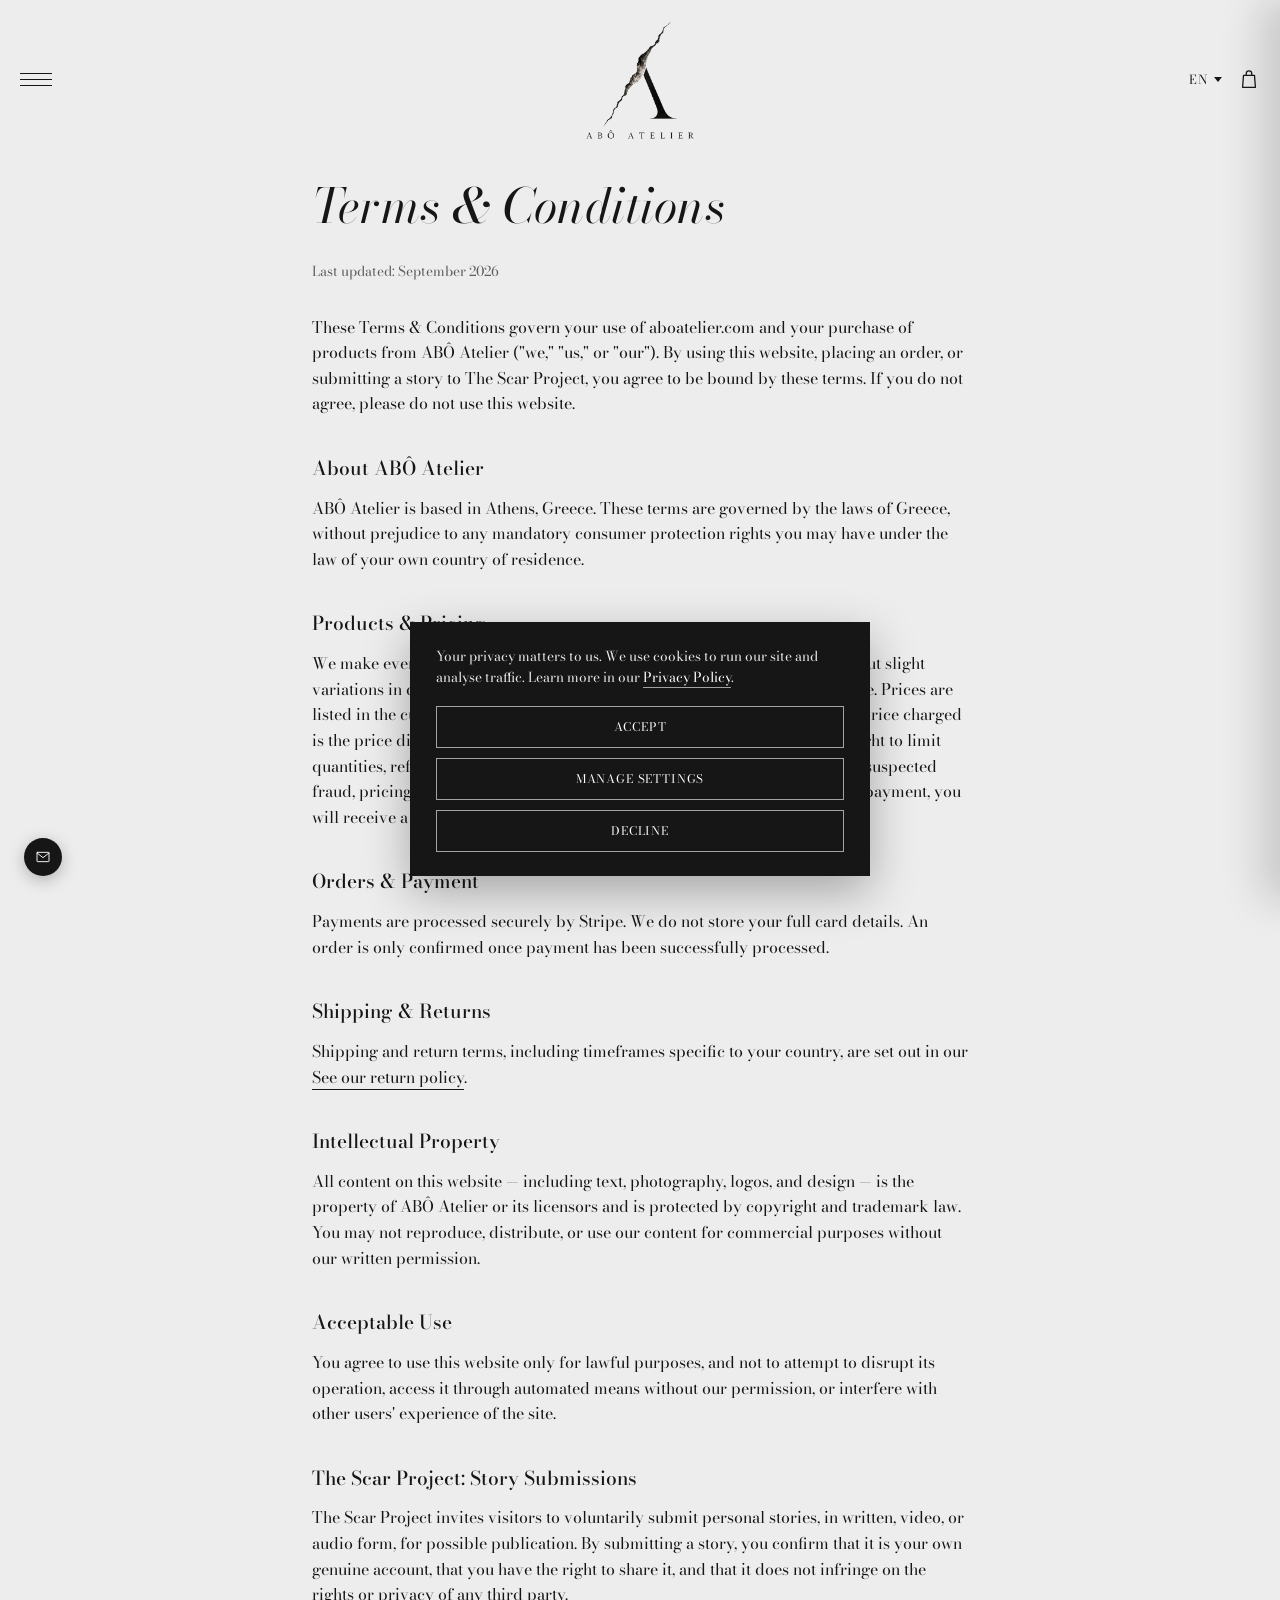
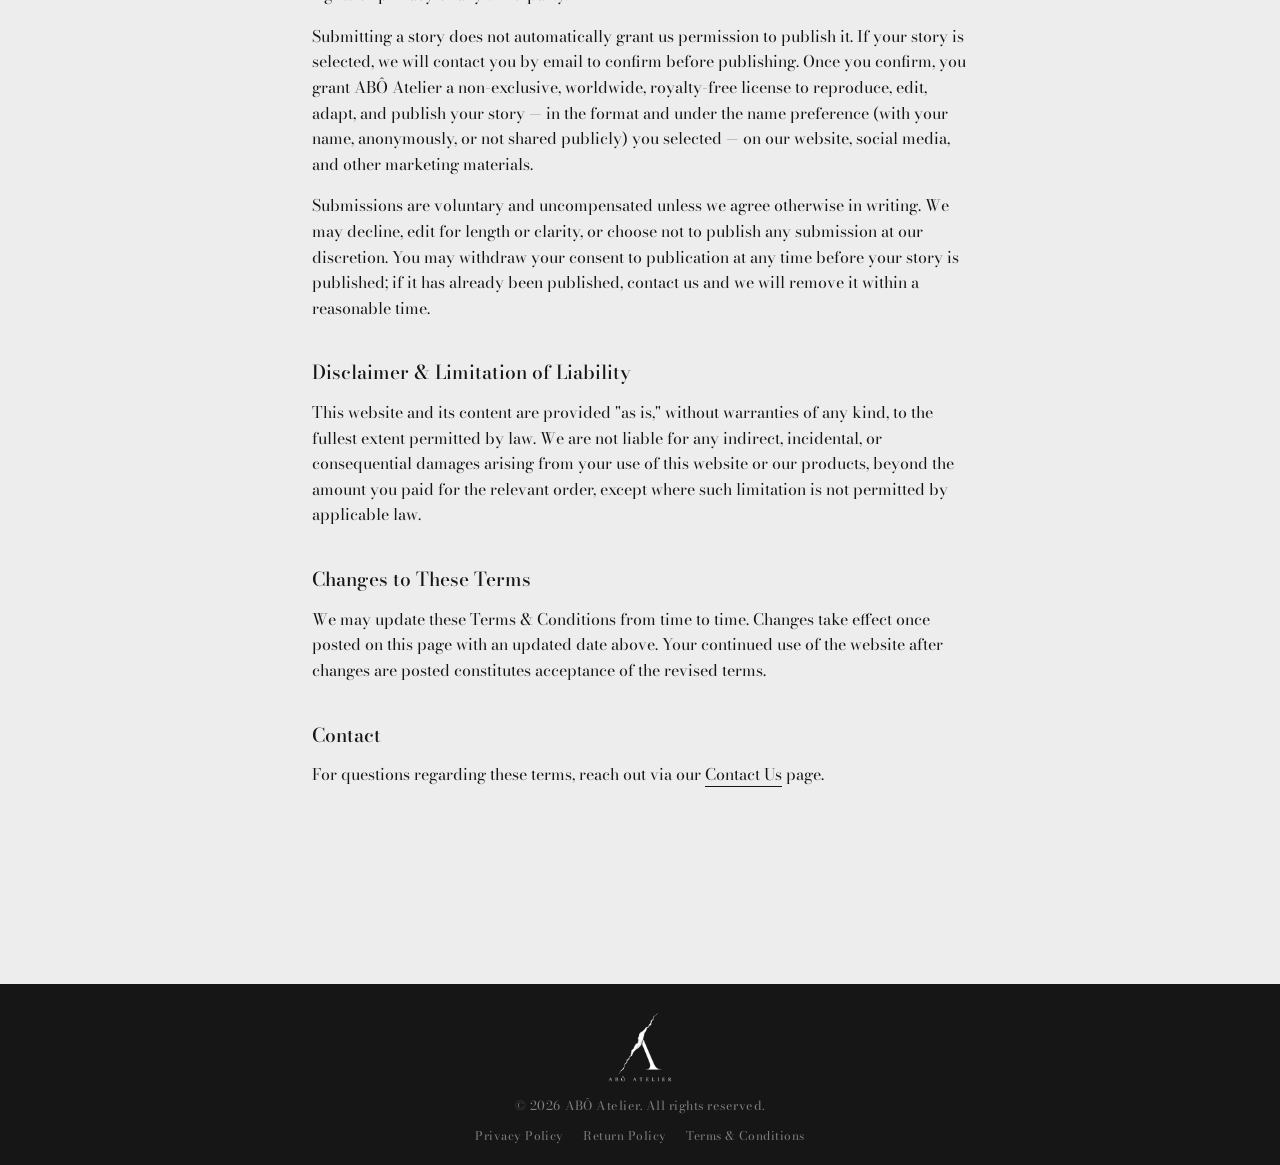
<file: terms.html>
<!DOCTYPE html>
<html lang="en">
<head>
<meta charset="UTF-8">
<meta name="viewport" content="width=device-width, initial-scale=1.0">
<title data-i18n="title.terms">Terms &amp; Conditions — ABÔ Atelier</title>
<meta name="description" content="Terms and conditions for ABÔ Atelier.">

<meta property="og:type" content="website">
<meta property="og:site_name" content="ABÔ Atelier">
<meta property="og:title" content="Terms & Conditions — ABÔ Atelier">
<meta property="og:description" content="Terms and conditions for ABÔ Atelier.">
<meta property="og:image" content="https://aboatelier.com/assets/img/abo-logo-scarred-full.png">
<meta property="og:url" content="https://aboatelier.com/terms.html">
<meta name="twitter:card" content="summary">
<meta name="twitter:title" content="Terms & Conditions — ABÔ Atelier">
<meta name="twitter:description" content="Terms and conditions for ABÔ Atelier.">
<meta name="twitter:image" content="https://aboatelier.com/assets/img/abo-logo-scarred-full.png">

<link rel="preconnect" href="https://fonts.googleapis.com">
<link rel="preconnect" href="https://fonts.gstatic.com" crossorigin>
<link href="https://fonts.googleapis.com/css2?family=Bodoni+Moda:ital,wght@0,400..600;1,400..600&display=swap" rel="stylesheet">

<link rel="icon" href="assets/img/favicon-mark.png" type="image/png">
<link rel="stylesheet" href="assets/css/style.css">
<link rel="stylesheet" href="assets/css/cart.css">
<link rel="stylesheet" href="assets/css/shop.css">
<style>
  .policy-section {
    max-width: 720px;
    margin: 0 auto;
    padding: 168px 32px 140px;
  }
  .policy-section h1 {
    font-family: var(--font-display);
    font-weight: 400;
    font-style: italic;
    font-size: clamp(2.2rem, 4vw, 3rem);
    margin: 0 0 32px;
  }
  .policy-section h2 {
    font-family: var(--font-display);
    font-weight: 500;
    font-size: 1.2rem;
    margin: 36px 0 12px;
    scroll-margin-top: var(--header-h);
  }
  .policy-section p {
    color: var(--color-ink);
    margin: 0 0 16px;
  }
  .policy-section .policy-updated {
    color: var(--color-ink-soft);
    font-size: 0.85rem;
    margin: -16px 0 32px;
  }
  .policy-section a {
    color: var(--color-ink);
    border-bottom: 1px solid var(--color-ink);
  }
  html[lang="ar"] .policy-section h1 {
    font-style: normal;
  }
</style>
</head>
<body>
<script>setTimeout(function(){document.body.classList.add("i18n-ready");}, 1500);</script>

<a class="skip-link" href="#policy-main" data-i18n="skip.content">Skip to content</a>

<header class="site-header" id="siteHeader">
  <div class="header-inner">
    <button class="nav-toggle" id="navToggle" aria-expanded="false" aria-controls="siteNav" data-i18n-aria="nav.toggleAria" aria-label="Toggle navigation">
      <span></span><span></span><span></span>
    </button>

    <a href="index.html#top" class="brand" data-i18n-aria="brand.aria" aria-label="ABÔ Atelier — Home">
      <img src="assets/img/abo-logo-scarred-full.png" alt="ABÔ Atelier" class="brand-logo">
    </a>

    <nav class="site-nav" id="siteNav">
      <a href="index.html" data-i18n="nav.home">Home</a>
      <a href="shop.html" data-i18n="nav.shop">Shop</a>
      <a href="index.html#story" data-i18n="nav.story">Our Story</a>
      <a href="the-scar-project.html" data-i18n="nav.scarProject">The Scar Project</a>
      <a href="index.html#contact" data-i18n="nav.contact">Contact Us</a>
    </nav>

    <a href="shop.html" class="cart-link" data-i18n-aria="cart.aria" aria-label="View cart">
      <svg viewBox="0 0 24 24" aria-hidden="true"><path d="M6 7h12l1 13H5L6 7z"/><path d="M9 7V5a3 3 0 0 1 6 0v2"/></svg>
      <span class="cart-count" hidden>0</span>
    </a>
  </div>
</header>

<div class="nav-backdrop" id="navBackdrop"></div>

<main id="policy-main">
  <section class="policy-section">
    <h1 data-i18n="terms.title">Terms &amp; Conditions</h1>
    <p class="policy-updated" data-i18n="terms.lastUpdated">Last updated: September 2026</p>

    <p data-i18n="terms.intro">These Terms &amp; Conditions govern your use of aboatelier.com and your purchase of products from ABÔ Atelier ("we," "us," or "our"). By using this website, placing an order, or submitting a story to The Scar Project, you agree to be bound by these terms. If you do not agree, please do not use this website.</p>

    <h2 data-i18n="terms.aboutHeading">About ABÔ Atelier</h2>
    <p data-i18n="terms.aboutBody">ABÔ Atelier is based in Athens, Greece. These terms are governed by the laws of Greece, without prejudice to any mandatory consumer protection rights you may have under the law of your own country of residence.</p>

    <h2 data-i18n="terms.productsHeading">Products &amp; Pricing</h2>
    <p data-i18n="terms.productsBody">We make every effort to accurately describe and photograph our products, but slight variations in color, texture, and finish are expected, as each piece is handmade. Prices are listed in the currency shown at checkout and may change without notice; the price charged is the price displayed at the time you complete your order. We reserve the right to limit quantities, refuse, or cancel any order at our discretion, including in cases of suspected fraud, pricing errors, or unavailability of stock — if we cancel an order after payment, you will receive a full refund.</p>

    <h2 data-i18n="terms.paymentHeading">Orders &amp; Payment</h2>
    <p data-i18n="terms.paymentBody">Payments are processed securely by Stripe. We do not store your full card details. An order is only confirmed once payment has been successfully processed.</p>

    <h2 data-i18n="terms.shippingHeading">Shipping &amp; Returns</h2>
    <p><span data-i18n="terms.shippingBody">Shipping and return terms, including timeframes specific to your country, are set out in our</span> <a href="return-policy.html" data-i18n="contact.returnsPolicyLink">See our return policy</a>.</p>

    <h2 data-i18n="terms.ipHeading">Intellectual Property</h2>
    <p data-i18n="terms.ipBody">All content on this website — including text, photography, logos, and design — is the property of ABÔ Atelier or its licensors and is protected by copyright and trademark law. You may not reproduce, distribute, or use our content for commercial purposes without our written permission.</p>

    <h2 data-i18n="terms.useHeading">Acceptable Use</h2>
    <p data-i18n="terms.useBody">You agree to use this website only for lawful purposes, and not to attempt to disrupt its operation, access it through automated means without our permission, or interfere with other users' experience of the site.</p>

    <h2 id="scar-project" data-i18n="terms.scarHeading">The Scar Project: Story Submissions</h2>
    <p data-i18n="terms.scarBody1">The Scar Project invites visitors to voluntarily submit personal stories, in written, video, or audio form, for possible publication. By submitting a story, you confirm that it is your own genuine account, that you have the right to share it, and that it does not infringe on the rights or privacy of any third party.</p>
    <p data-i18n="terms.scarBody2">Submitting a story does not automatically grant us permission to publish it. If your story is selected, we will contact you by email to confirm before publishing. Once you confirm, you grant ABÔ Atelier a non-exclusive, worldwide, royalty-free license to reproduce, edit, adapt, and publish your story — in the format and under the name preference (with your name, anonymously, or not shared publicly) you selected — on our website, social media, and other marketing materials.</p>
    <p data-i18n="terms.scarBody3">Submissions are voluntary and uncompensated unless we agree otherwise in writing. We may decline, edit for length or clarity, or choose not to publish any submission at our discretion. You may withdraw your consent to publication at any time before your story is published; if it has already been published, contact us and we will remove it within a reasonable time.</p>

    <h2 data-i18n="terms.liabilityHeading">Disclaimer &amp; Limitation of Liability</h2>
    <p data-i18n="terms.liabilityBody">This website and its content are provided "as is," without warranties of any kind, to the fullest extent permitted by law. We are not liable for any indirect, incidental, or consequential damages arising from your use of this website or our products, beyond the amount you paid for the relevant order, except where such limitation is not permitted by applicable law.</p>

    <h2 data-i18n="terms.changesHeading">Changes to These Terms</h2>
    <p data-i18n="terms.changesBody">We may update these Terms &amp; Conditions from time to time. Changes take effect once posted on this page with an updated date above. Your continued use of the website after changes are posted constitutes acceptance of the revised terms.</p>

    <h2 data-i18n="terms.contactHeading">Contact</h2>
    <p><span data-i18n="terms.contactBody">For questions regarding these terms, reach out via our</span> <a href="index.html#contact" data-i18n="nav.contact">Contact Us</a> <span data-i18n="terms.contactBodyEnd">page.</span></p>
  </section>
</main>

<footer class="site-footer">
  <div class="footer-inner">
    <div class="footer-brand">
      <a href="index.html#top" class="brand brand--footer">
        <img src="assets/img/abo-logo-scarred-white-full.png" alt="ABÔ Atelier" class="brand-logo brand-logo--footer">
      </a>
      <p class="footer-copy">&copy; <span id="year"></span> <span data-i18n="footer.rights">ABÔ Atelier. All rights reserved.</span></p>
      <p class="footer-links">
        <a href="privacy-policy.html" data-i18n="privacyPolicy.title">Privacy Policy</a>
        <a href="return-policy.html" data-i18n="policy.title">Return Policy</a>
        <a href="terms.html" data-i18n="terms.title">Terms &amp; Conditions</a>
      </p>
    </div>
  </div>
</footer>

<div class="newsletter-widget" id="newsletterWidget">
  <div class="newsletter-anchor">
    <button type="button" class="newsletter-badge" id="newsletterBadge" data-i18n-aria="newsletter.badgeAria" aria-label="Sign up for our newsletter">
      <svg viewBox="0 0 24 24" aria-hidden="true"><rect x="3" y="5" width="18" height="14" rx="1"></rect><path d="M3 6l9 7 9-7"></path></svg>
    </button>
    <div class="newsletter-popup" id="newsletterPopup" hidden>
      <button type="button" class="newsletter-close" id="newsletterClose" data-i18n-aria="newsletter.closeAria" aria-label="Close">&times;</button>
      <p class="newsletter-title" data-i18n="newsletter.heading">Sign up for our newsletter and get 10% off your first order.</p>
      <form class="newsletter-form">
        <input type="text" name="name" data-i18n-placeholder="newsletter.name" placeholder="Name" required data-i18n-aria="newsletter.name" aria-label="Name">
        <input type="email" name="email" data-i18n-placeholder="newsletter.email" placeholder="Email" required data-i18n-aria="newsletter.emailAria" aria-label="Email address">
        <div class="newsletter-phone-row">
          <select name="phoneCountry" class="newsletter-phone-code" data-i18n-aria="newsletter.countryCodeAria" aria-label="Country code">
            <option value="+46">🇸🇪 +46</option>
            <option value="+93">🇦🇫 +93</option>
            <option value="+355">🇦🇱 +355</option>
            <option value="+213">🇩🇿 +213</option>
            <option value="+376">🇦🇩 +376</option>
            <option value="+244">🇦🇴 +244</option>
            <option value="+1268">🇦🇬 +1268</option>
            <option value="+54">🇦🇷 +54</option>
            <option value="+374">🇦🇲 +374</option>
            <option value="+61">🇦🇺 +61</option>
            <option value="+43">🇦🇹 +43</option>
            <option value="+994">🇦🇿 +994</option>
            <option value="+1242">🇧🇸 +1242</option>
            <option value="+973">🇧🇭 +973</option>
            <option value="+880">🇧🇩 +880</option>
            <option value="+1246">🇧🇧 +1246</option>
            <option value="+375">🇧🇾 +375</option>
            <option value="+32">🇧🇪 +32</option>
            <option value="+501">🇧🇿 +501</option>
            <option value="+229">🇧🇯 +229</option>
            <option value="+975">🇧🇹 +975</option>
            <option value="+591">🇧🇴 +591</option>
            <option value="+387">🇧🇦 +387</option>
            <option value="+267">🇧🇼 +267</option>
            <option value="+55">🇧🇷 +55</option>
            <option value="+673">🇧🇳 +673</option>
            <option value="+359">🇧🇬 +359</option>
            <option value="+226">🇧🇫 +226</option>
            <option value="+257">🇧🇮 +257</option>
            <option value="+855">🇰🇭 +855</option>
            <option value="+237">🇨🇲 +237</option>
            <option value="+1">🇨🇦 +1</option>
            <option value="+238">🇨🇻 +238</option>
            <option value="+236">🇨🇫 +236</option>
            <option value="+235">🇹🇩 +235</option>
            <option value="+56">🇨🇱 +56</option>
            <option value="+86">🇨🇳 +86</option>
            <option value="+57">🇨🇴 +57</option>
            <option value="+269">🇰🇲 +269</option>
            <option value="+243">🇨🇩 +243</option>
            <option value="+242">🇨🇬 +242</option>
            <option value="+506">🇨🇷 +506</option>
            <option value="+385">🇭🇷 +385</option>
            <option value="+53">🇨🇺 +53</option>
            <option value="+357">🇨🇾 +357</option>
            <option value="+420">🇨🇿 +420</option>
            <option value="+45">🇩🇰 +45</option>
            <option value="+253">🇩🇯 +253</option>
            <option value="+1767">🇩🇲 +1767</option>
            <option value="+1809">🇩🇴 +1809</option>
            <option value="+593">🇪🇨 +593</option>
            <option value="+20">🇪🇬 +20</option>
            <option value="+503">🇸🇻 +503</option>
            <option value="+240">🇬🇶 +240</option>
            <option value="+291">🇪🇷 +291</option>
            <option value="+372">🇪🇪 +372</option>
            <option value="+268">🇸🇿 +268</option>
            <option value="+251">🇪🇹 +251</option>
            <option value="+679">🇫🇯 +679</option>
            <option value="+358">🇫🇮 +358</option>
            <option value="+33">🇫🇷 +33</option>
            <option value="+241">🇬🇦 +241</option>
            <option value="+220">🇬🇲 +220</option>
            <option value="+995">🇬🇪 +995</option>
            <option value="+49">🇩🇪 +49</option>
            <option value="+233">🇬🇭 +233</option>
            <option value="+30">🇬🇷 +30</option>
            <option value="+1473">🇬🇩 +1473</option>
            <option value="+502">🇬🇹 +502</option>
            <option value="+224">🇬🇳 +224</option>
            <option value="+245">🇬🇼 +245</option>
            <option value="+592">🇬🇾 +592</option>
            <option value="+509">🇭🇹 +509</option>
            <option value="+504">🇭🇳 +504</option>
            <option value="+852">🇭🇰 +852</option>
            <option value="+36">🇭🇺 +36</option>
            <option value="+354">🇮🇸 +354</option>
            <option value="+91">🇮🇳 +91</option>
            <option value="+62">🇮🇩 +62</option>
            <option value="+98">🇮🇷 +98</option>
            <option value="+964">🇮🇶 +964</option>
            <option value="+353">🇮🇪 +353</option>
            <option value="+972">🇮🇱 +972</option>
            <option value="+39">🇮🇹 +39</option>
            <option value="+225">🇨🇮 +225</option>
            <option value="+1876">🇯🇲 +1876</option>
            <option value="+81">🇯🇵 +81</option>
            <option value="+962">🇯🇴 +962</option>
            <option value="+7">🇰🇿 +7</option>
            <option value="+254">🇰🇪 +254</option>
            <option value="+686">🇰🇮 +686</option>
            <option value="+383">XK +383</option>
            <option value="+965">🇰🇼 +965</option>
            <option value="+996">🇰🇬 +996</option>
            <option value="+856">🇱🇦 +856</option>
            <option value="+371">🇱🇻 +371</option>
            <option value="+961">🇱🇧 +961</option>
            <option value="+266">🇱🇸 +266</option>
            <option value="+231">🇱🇷 +231</option>
            <option value="+218">🇱🇾 +218</option>
            <option value="+423">🇱🇮 +423</option>
            <option value="+370">🇱🇹 +370</option>
            <option value="+352">🇱🇺 +352</option>
            <option value="+853">🇲🇴 +853</option>
            <option value="+261">🇲🇬 +261</option>
            <option value="+265">🇲🇼 +265</option>
            <option value="+60">🇲🇾 +60</option>
            <option value="+960">🇲🇻 +960</option>
            <option value="+223">🇲🇱 +223</option>
            <option value="+356">🇲🇹 +356</option>
            <option value="+692">🇲🇭 +692</option>
            <option value="+222">🇲🇷 +222</option>
            <option value="+230">🇲🇺 +230</option>
            <option value="+52">🇲🇽 +52</option>
            <option value="+691">🇫🇲 +691</option>
            <option value="+373">🇲🇩 +373</option>
            <option value="+377">🇲🇨 +377</option>
            <option value="+976">🇲🇳 +976</option>
            <option value="+382">🇲🇪 +382</option>
            <option value="+212">🇲🇦 +212</option>
            <option value="+258">🇲🇿 +258</option>
            <option value="+95">🇲🇲 +95</option>
            <option value="+264">🇳🇦 +264</option>
            <option value="+674">🇳🇷 +674</option>
            <option value="+977">🇳🇵 +977</option>
            <option value="+31">🇳🇱 +31</option>
            <option value="+64">🇳🇿 +64</option>
            <option value="+505">🇳🇮 +505</option>
            <option value="+227">🇳🇪 +227</option>
            <option value="+234">🇳🇬 +234</option>
            <option value="+850">🇰🇵 +850</option>
            <option value="+389">🇲🇰 +389</option>
            <option value="+47">🇳🇴 +47</option>
            <option value="+968">🇴🇲 +968</option>
            <option value="+92">🇵🇰 +92</option>
            <option value="+680">🇵🇼 +680</option>
            <option value="+970">🇵🇸 +970</option>
            <option value="+507">🇵🇦 +507</option>
            <option value="+675">🇵🇬 +675</option>
            <option value="+595">🇵🇾 +595</option>
            <option value="+51">🇵🇪 +51</option>
            <option value="+63">🇵🇭 +63</option>
            <option value="+48">🇵🇱 +48</option>
            <option value="+351">🇵🇹 +351</option>
            <option value="+974">🇶🇦 +974</option>
            <option value="+40">🇷🇴 +40</option>
            <option value="+7">🇷🇺 +7</option>
            <option value="+250">🇷🇼 +250</option>
            <option value="+1869">🇰🇳 +1869</option>
            <option value="+1758">🇱🇨 +1758</option>
            <option value="+1784">🇻🇨 +1784</option>
            <option value="+685">🇼🇸 +685</option>
            <option value="+378">🇸🇲 +378</option>
            <option value="+239">🇸🇹 +239</option>
            <option value="+966">🇸🇦 +966</option>
            <option value="+221">🇸🇳 +221</option>
            <option value="+381">🇷🇸 +381</option>
            <option value="+248">🇸🇨 +248</option>
            <option value="+232">🇸🇱 +232</option>
            <option value="+65">🇸🇬 +65</option>
            <option value="+421">🇸🇰 +421</option>
            <option value="+386">🇸🇮 +386</option>
            <option value="+677">🇸🇧 +677</option>
            <option value="+252">🇸🇴 +252</option>
            <option value="+27">🇿🇦 +27</option>
            <option value="+82">🇰🇷 +82</option>
            <option value="+211">🇸🇸 +211</option>
            <option value="+34">🇪🇸 +34</option>
            <option value="+94">🇱🇰 +94</option>
            <option value="+249">🇸🇩 +249</option>
            <option value="+597">🇸🇷 +597</option>
            <option value="+41">🇨🇭 +41</option>
            <option value="+963">🇸🇾 +963</option>
            <option value="+886">🇹🇼 +886</option>
            <option value="+992">🇹🇯 +992</option>
            <option value="+255">🇹🇿 +255</option>
            <option value="+66">🇹🇭 +66</option>
            <option value="+670">🇹🇱 +670</option>
            <option value="+228">🇹🇬 +228</option>
            <option value="+676">🇹🇴 +676</option>
            <option value="+1868">🇹🇹 +1868</option>
            <option value="+216">🇹🇳 +216</option>
            <option value="+90">🇹🇷 +90</option>
            <option value="+993">🇹🇲 +993</option>
            <option value="+688">🇹🇻 +688</option>
            <option value="+256">🇺🇬 +256</option>
            <option value="+380">🇺🇦 +380</option>
            <option value="+971">🇦🇪 +971</option>
            <option value="+44">🇬🇧 +44</option>
            <option value="+1">🇺🇸 +1</option>
            <option value="+598">🇺🇾 +598</option>
            <option value="+998">🇺🇿 +998</option>
            <option value="+678">🇻🇺 +678</option>
            <option value="+39">🇻🇦 +39</option>
            <option value="+58">🇻🇪 +58</option>
            <option value="+84">🇻🇳 +84</option>
            <option value="+967">🇾🇪 +967</option>
            <option value="+260">🇿🇲 +260</option>
            <option value="+263">🇿🇼 +263</option>
          </select>
          <input type="tel" name="phone" data-i18n-placeholder="newsletter.phone" placeholder="Phone number" required data-i18n-aria="newsletter.phone" aria-label="Phone number">
        </div>
        <button type="submit" data-i18n="newsletter.submit">Sign Up</button>
          <p class="newsletter-status" hidden></p>
      </form>
    </div>
  </div>
</div>

<div class="cookie-consent" id="cookieConsent" hidden>
  <div class="cookie-consent-card">
    <div class="cookie-consent-main" id="cookieConsentMain">
      <p class="cookie-consent-text" data-i18n-html="cookieConsent.text">Your privacy matters. We use cookies to run our site and analyze traffic. Learn more in our <a href="privacy-policy.html">Privacy Policy</a>.</p>
      <div class="cookie-consent-actions">
        <button type="button" class="cookie-consent-btn" id="cookieConsentAccept" data-i18n="cookieConsent.acceptAll">Accept</button>
        <button type="button" class="cookie-consent-btn" id="cookieConsentManage" data-i18n="cookieConsent.manageSettings">Manage Settings</button>
        <button type="button" class="cookie-consent-btn" id="cookieConsentReject" data-i18n="cookieConsent.rejectAll">Decline</button>
      </div>
    </div>
    <div class="cookie-consent-settings" id="cookieConsentSettings" hidden>
      <p class="cookie-consent-settings-title" data-i18n="cookieConsent.settingsTitle">Cookie Settings</p>
      <div class="cookie-consent-row">
        <div class="cookie-consent-row-text">
          <span class="cookie-consent-row-label" data-i18n="cookieConsent.necessaryLabel">Necessary</span>
          <span class="cookie-consent-row-desc" data-i18n="cookieConsent.necessaryDesc">Required for the site to function (cart, language). Always on.</span>
        </div>
        <span class="cookie-toggle cookie-toggle--locked" aria-disabled="true" aria-label="Necessary cookies (always on)"><span class="cookie-toggle-knob"></span></span>
      </div>
      <div class="cookie-consent-row">
        <div class="cookie-consent-row-text">
          <span class="cookie-consent-row-label" data-i18n="cookieConsent.analyticsLabel">Analytics</span>
          <span class="cookie-consent-row-desc" data-i18n="cookieConsent.analyticsDesc">Helps us understand site traffic via Google Analytics.</span>
        </div>
        <button type="button" class="cookie-toggle" id="cookieToggleAnalytics" role="switch" aria-checked="false" aria-label="Analytics cookies"><span class="cookie-toggle-knob"></span></button>
      </div>
      <button type="button" class="cookie-consent-btn cookie-consent-save" id="cookieConsentSave" data-i18n="cookieConsent.savePreferences">Save Preferences</button>
    </div>
  </div>
</div>

<script src="assets/js/i18n.js"></script>
<script src="assets/js/analytics-consent.js"></script>
<script src="assets/js/cart.js"></script>
<script src="assets/js/countries-data.js"></script>
<script src="assets/js/phone-country-picker.js"></script>
<script src="assets/js/main.js"></script>
<script src="assets/js/web3forms.js"></script>
<script src="assets/js/newsletter.js"></script>
</body>
</html>
</file>
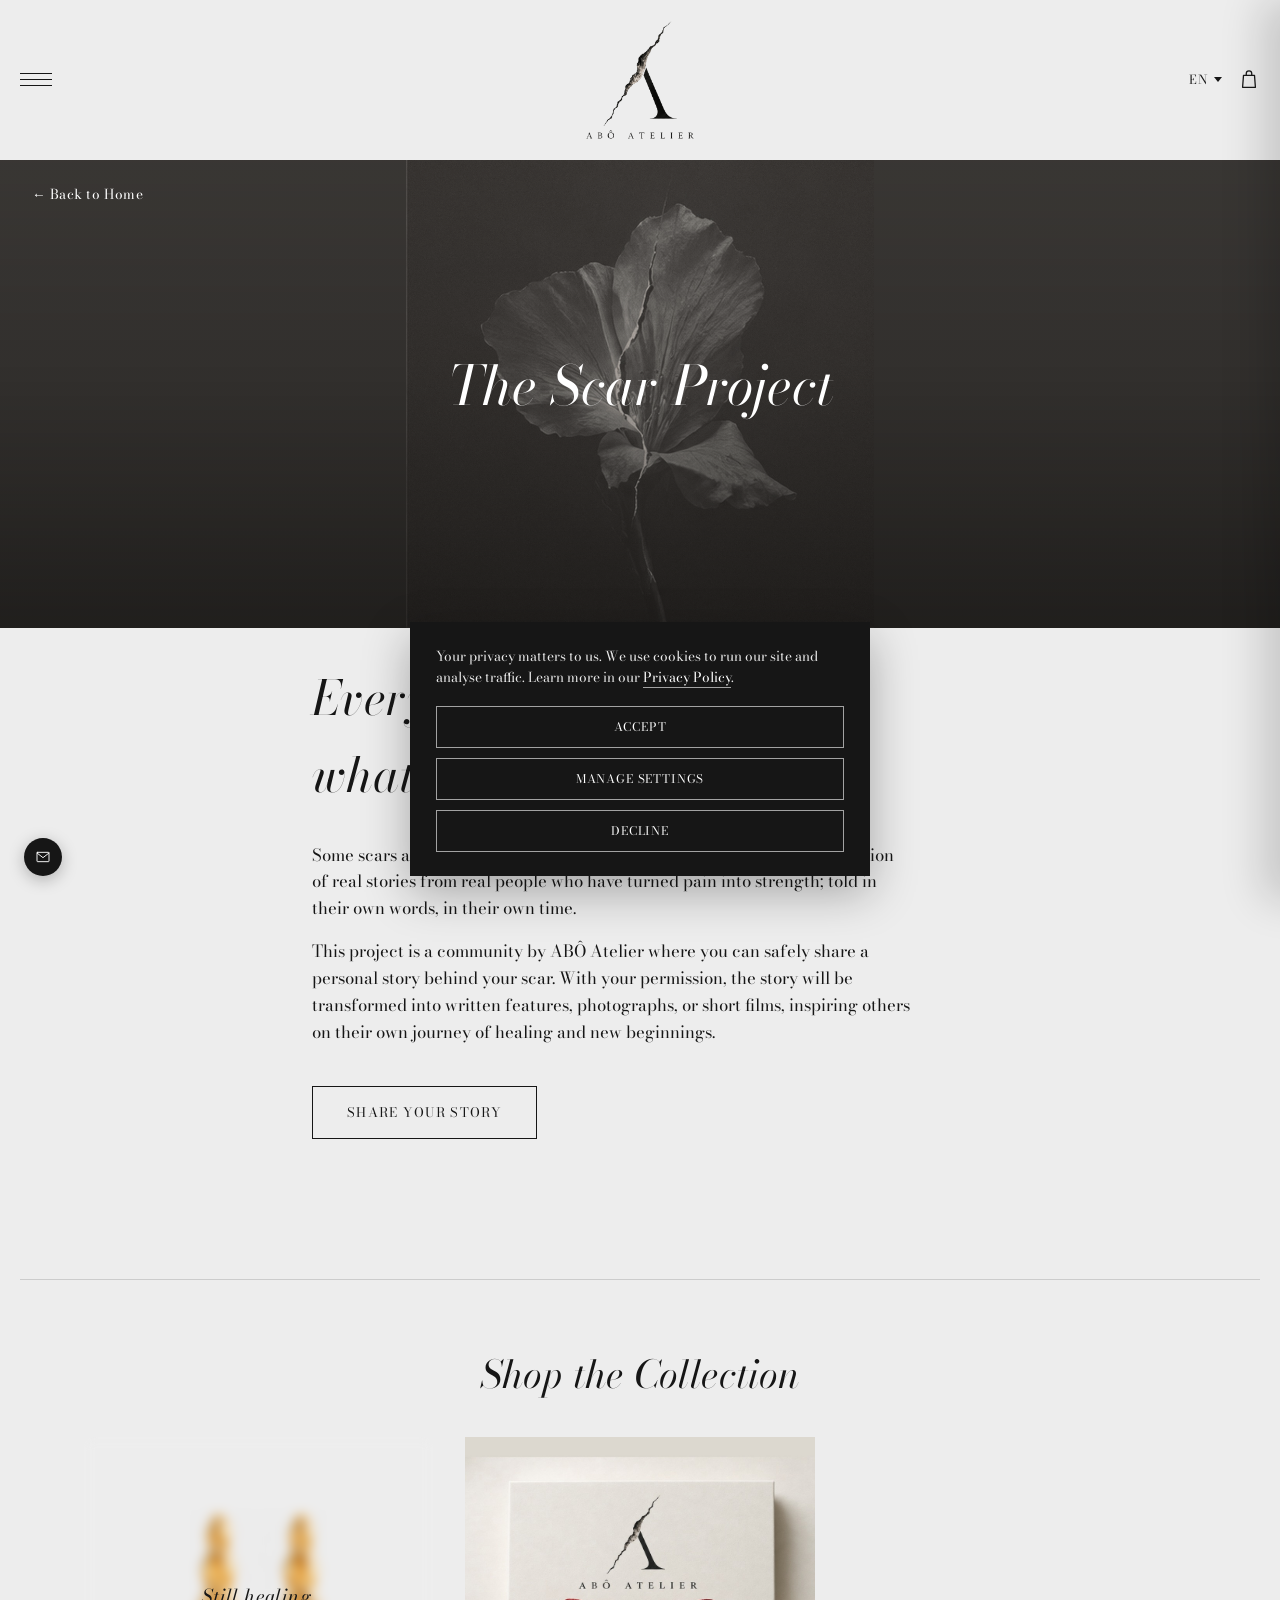
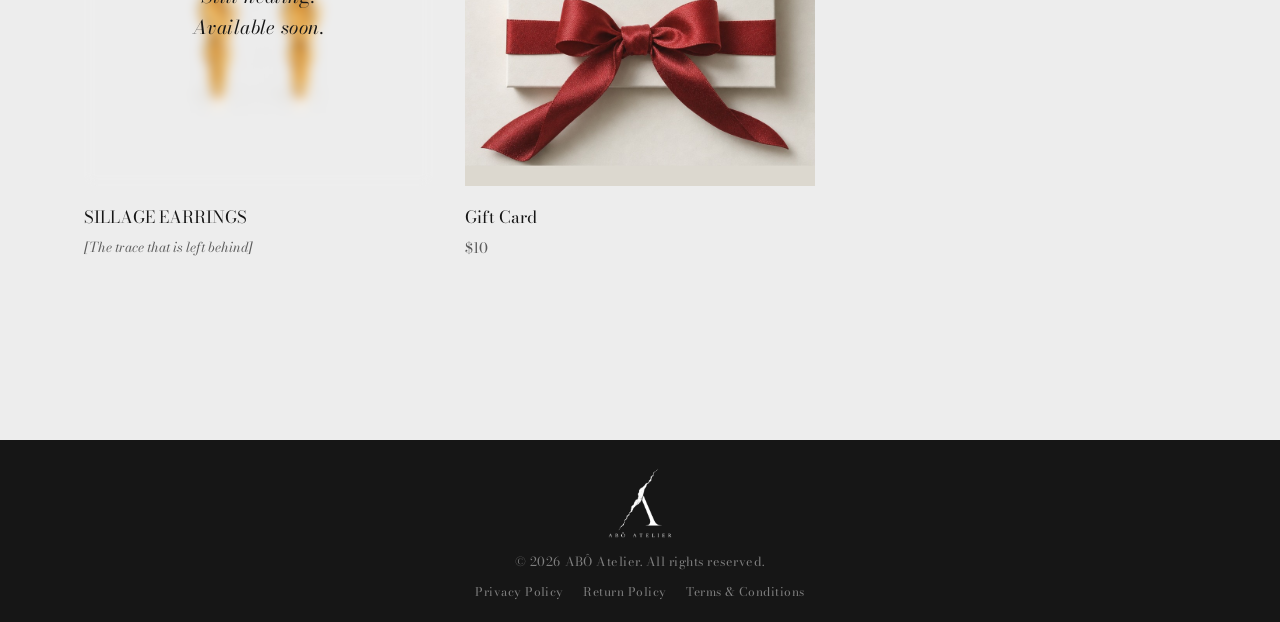
<file: the-scar-project.html>
<!DOCTYPE html>
<html lang="en">
<head>
<meta charset="UTF-8">
<meta name="viewport" content="width=device-width, initial-scale=1.0">
<title data-i18n="title.scarProject">The Scar Project — ABÔ Atelier</title>
<meta name="description" content="The Scar Project by ABÔ Atelier.">

<meta property="og:type" content="website">
<meta property="og:site_name" content="ABÔ Atelier">
<meta property="og:title" content="The Scar Project — ABÔ Atelier">
<meta property="og:description" content="The Scar Project by ABÔ Atelier.">
<meta property="og:image" content="https://aboatelier.com/assets/img/scar-project-tile.jpg">
<meta property="og:url" content="https://aboatelier.com/the-scar-project.html">
<meta name="twitter:card" content="summary_large_image">
<meta name="twitter:title" content="The Scar Project — ABÔ Atelier">
<meta name="twitter:description" content="The Scar Project by ABÔ Atelier.">
<meta name="twitter:image" content="https://aboatelier.com/assets/img/scar-project-tile.jpg">

<link rel="preconnect" href="https://fonts.googleapis.com">
<link rel="preconnect" href="https://fonts.gstatic.com" crossorigin>
<link href="https://fonts.googleapis.com/css2?family=Bodoni+Moda:ital,wght@0,400..600;1,400..600&display=swap" rel="stylesheet">

<link rel="icon" href="assets/img/favicon-mark.png" type="image/png">
<link rel="stylesheet" href="assets/css/style.css">
<link rel="stylesheet" href="assets/css/cart.css">
<link rel="stylesheet" href="assets/css/shop.css">
<link rel="stylesheet" href="assets/css/scar-project.css">
</head>
<body>
<script>setTimeout(function(){document.body.classList.add("i18n-ready");}, 1500);</script>

<a class="skip-link" href="#scar-main" data-i18n="skip.content">Skip to content</a>

<header class="site-header" id="siteHeader">
  <div class="header-inner">
    <button class="nav-toggle" id="navToggle" aria-expanded="false" aria-controls="siteNav" data-i18n-aria="nav.toggleAria" aria-label="Toggle navigation">
      <span></span><span></span><span></span>
    </button>

    <a href="index.html#top" class="brand" data-i18n-aria="brand.aria" aria-label="ABÔ Atelier — Home">
      <img src="assets/img/abo-logo-scarred-full.png" alt="ABÔ Atelier" class="brand-logo">
    </a>

    <nav class="site-nav" id="siteNav">
      <a href="index.html" data-i18n="nav.home">Home</a>
      <a href="shop.html" data-i18n="nav.shop">Shop</a>
      <a href="index.html#story" data-i18n="nav.story">Our Story</a>
      <a href="the-scar-project.html" data-i18n="nav.scarProject">The Scar Project</a>
      <a href="index.html#contact" data-i18n="nav.contact">Contact Us</a>
    </nav>

    <a href="shop.html" class="cart-link" data-i18n-aria="cart.aria" aria-label="View cart">
      <svg viewBox="0 0 24 24" aria-hidden="true"><path d="M6 7h12l1 13H5L6 7z"/><path d="M9 7V5a3 3 0 0 1 6 0v2"/></svg>
      <span class="cart-count" hidden>0</span>
    </a>
  </div>
</header>

<div class="nav-backdrop" id="navBackdrop"></div>

<main id="scar-main">
  <section class="shop-intro scar-hero">
    <div class="shop-intro-bg scar-hero-bg"></div>
    <a href="index.html#top" class="back-link scar-hero-back" data-i18n="scar.backHome">← Back to Home</a>
    <div class="shop-intro-inner">
      <h1 data-i18n="scar.eyebrow">The Scar Project</h1>
    </div>
  </section>
  <section class="scar-intro">
    <h1 data-i18n="scar.heading">Every scar carries a story, what's yours?</h1>

    <p class="scar-intro-lede" data-i18n="scar.lede">Some scars are visible. Most are not. The Scar Project is a growing collection of real stories from real people who have turned pain into strength; told in their own words, in their own time.</p>

    <p data-i18n="scar.body">This project is a community by ABÔ Atelier where you can safely share a personal story behind your scar. With your permission, the story will be transformed into written features, photographs, or short films, inspiring others on their own journey of healing and new beginnings.</p>

    <a href="share-your-story.html" class="scar-cta" data-i18n="scar.cta">Share Your Story</a>
  </section>

  <section class="scar-shop">
    <h2 data-i18n="scar.shopHeading">Shop the Collection</h2>
    <div class="shop-grid" id="scarShopGrid"></div>
  </section>
</main>

<footer class="site-footer">
  <div class="footer-inner">
    <div class="footer-brand">
      <a href="index.html#top" class="brand brand--footer">
        <img src="assets/img/abo-logo-scarred-white-full.png" alt="ABÔ Atelier" class="brand-logo brand-logo--footer">
      </a>
      <p class="footer-copy">&copy; <span id="year"></span> <span data-i18n="footer.rights">ABÔ Atelier. All rights reserved.</span></p>
      <p class="footer-links">
        <a href="privacy-policy.html" data-i18n="privacyPolicy.title">Privacy Policy</a>
        <a href="return-policy.html" data-i18n="policy.title">Return Policy</a>
        <a href="terms.html" data-i18n="terms.title">Terms &amp; Conditions</a>
      </p>
    </div>
  </div>
</footer>

<div class="newsletter-widget" id="newsletterWidget">
  <div class="newsletter-anchor">
    <button type="button" class="newsletter-badge" id="newsletterBadge" data-i18n-aria="newsletter.badgeAria" aria-label="Sign up for our newsletter">
      <svg viewBox="0 0 24 24" aria-hidden="true"><rect x="3" y="5" width="18" height="14" rx="1"></rect><path d="M3 6l9 7 9-7"></path></svg>
    </button>
    <div class="newsletter-popup" id="newsletterPopup" hidden>
      <button type="button" class="newsletter-close" id="newsletterClose" data-i18n-aria="newsletter.closeAria" aria-label="Close">&times;</button>
      <p class="newsletter-title" data-i18n="newsletter.heading">Sign up for our newsletter and get 10% off your first order.</p>
      <form class="newsletter-form">
        <input type="text" name="name" data-i18n-placeholder="newsletter.name" placeholder="Name" required data-i18n-aria="newsletter.name" aria-label="Name">
        <input type="email" name="email" data-i18n-placeholder="newsletter.email" placeholder="Email" required data-i18n-aria="newsletter.emailAria" aria-label="Email address">
        <div class="newsletter-phone-row">
          <select name="phoneCountry" class="newsletter-phone-code" data-i18n-aria="newsletter.countryCodeAria" aria-label="Country code">
            <option value="+46">🇸🇪 +46</option>
            <option value="+93">🇦🇫 +93</option>
            <option value="+355">🇦🇱 +355</option>
            <option value="+213">🇩🇿 +213</option>
            <option value="+376">🇦🇩 +376</option>
            <option value="+244">🇦🇴 +244</option>
            <option value="+1268">🇦🇬 +1268</option>
            <option value="+54">🇦🇷 +54</option>
            <option value="+374">🇦🇲 +374</option>
            <option value="+61">🇦🇺 +61</option>
            <option value="+43">🇦🇹 +43</option>
            <option value="+994">🇦🇿 +994</option>
            <option value="+1242">🇧🇸 +1242</option>
            <option value="+973">🇧🇭 +973</option>
            <option value="+880">🇧🇩 +880</option>
            <option value="+1246">🇧🇧 +1246</option>
            <option value="+375">🇧🇾 +375</option>
            <option value="+32">🇧🇪 +32</option>
            <option value="+501">🇧🇿 +501</option>
            <option value="+229">🇧🇯 +229</option>
            <option value="+975">🇧🇹 +975</option>
            <option value="+591">🇧🇴 +591</option>
            <option value="+387">🇧🇦 +387</option>
            <option value="+267">🇧🇼 +267</option>
            <option value="+55">🇧🇷 +55</option>
            <option value="+673">🇧🇳 +673</option>
            <option value="+359">🇧🇬 +359</option>
            <option value="+226">🇧🇫 +226</option>
            <option value="+257">🇧🇮 +257</option>
            <option value="+855">🇰🇭 +855</option>
            <option value="+237">🇨🇲 +237</option>
            <option value="+1">🇨🇦 +1</option>
            <option value="+238">🇨🇻 +238</option>
            <option value="+236">🇨🇫 +236</option>
            <option value="+235">🇹🇩 +235</option>
            <option value="+56">🇨🇱 +56</option>
            <option value="+86">🇨🇳 +86</option>
            <option value="+57">🇨🇴 +57</option>
            <option value="+269">🇰🇲 +269</option>
            <option value="+243">🇨🇩 +243</option>
            <option value="+242">🇨🇬 +242</option>
            <option value="+506">🇨🇷 +506</option>
            <option value="+385">🇭🇷 +385</option>
            <option value="+53">🇨🇺 +53</option>
            <option value="+357">🇨🇾 +357</option>
            <option value="+420">🇨🇿 +420</option>
            <option value="+45">🇩🇰 +45</option>
            <option value="+253">🇩🇯 +253</option>
            <option value="+1767">🇩🇲 +1767</option>
            <option value="+1809">🇩🇴 +1809</option>
            <option value="+593">🇪🇨 +593</option>
            <option value="+20">🇪🇬 +20</option>
            <option value="+503">🇸🇻 +503</option>
            <option value="+240">🇬🇶 +240</option>
            <option value="+291">🇪🇷 +291</option>
            <option value="+372">🇪🇪 +372</option>
            <option value="+268">🇸🇿 +268</option>
            <option value="+251">🇪🇹 +251</option>
            <option value="+679">🇫🇯 +679</option>
            <option value="+358">🇫🇮 +358</option>
            <option value="+33">🇫🇷 +33</option>
            <option value="+241">🇬🇦 +241</option>
            <option value="+220">🇬🇲 +220</option>
            <option value="+995">🇬🇪 +995</option>
            <option value="+49">🇩🇪 +49</option>
            <option value="+233">🇬🇭 +233</option>
            <option value="+30">🇬🇷 +30</option>
            <option value="+1473">🇬🇩 +1473</option>
            <option value="+502">🇬🇹 +502</option>
            <option value="+224">🇬🇳 +224</option>
            <option value="+245">🇬🇼 +245</option>
            <option value="+592">🇬🇾 +592</option>
            <option value="+509">🇭🇹 +509</option>
            <option value="+504">🇭🇳 +504</option>
            <option value="+852">🇭🇰 +852</option>
            <option value="+36">🇭🇺 +36</option>
            <option value="+354">🇮🇸 +354</option>
            <option value="+91">🇮🇳 +91</option>
            <option value="+62">🇮🇩 +62</option>
            <option value="+98">🇮🇷 +98</option>
            <option value="+964">🇮🇶 +964</option>
            <option value="+353">🇮🇪 +353</option>
            <option value="+972">🇮🇱 +972</option>
            <option value="+39">🇮🇹 +39</option>
            <option value="+225">🇨🇮 +225</option>
            <option value="+1876">🇯🇲 +1876</option>
            <option value="+81">🇯🇵 +81</option>
            <option value="+962">🇯🇴 +962</option>
            <option value="+7">🇰🇿 +7</option>
            <option value="+254">🇰🇪 +254</option>
            <option value="+686">🇰🇮 +686</option>
            <option value="+383">XK +383</option>
            <option value="+965">🇰🇼 +965</option>
            <option value="+996">🇰🇬 +996</option>
            <option value="+856">🇱🇦 +856</option>
            <option value="+371">🇱🇻 +371</option>
            <option value="+961">🇱🇧 +961</option>
            <option value="+266">🇱🇸 +266</option>
            <option value="+231">🇱🇷 +231</option>
            <option value="+218">🇱🇾 +218</option>
            <option value="+423">🇱🇮 +423</option>
            <option value="+370">🇱🇹 +370</option>
            <option value="+352">🇱🇺 +352</option>
            <option value="+853">🇲🇴 +853</option>
            <option value="+261">🇲🇬 +261</option>
            <option value="+265">🇲🇼 +265</option>
            <option value="+60">🇲🇾 +60</option>
            <option value="+960">🇲🇻 +960</option>
            <option value="+223">🇲🇱 +223</option>
            <option value="+356">🇲🇹 +356</option>
            <option value="+692">🇲🇭 +692</option>
            <option value="+222">🇲🇷 +222</option>
            <option value="+230">🇲🇺 +230</option>
            <option value="+52">🇲🇽 +52</option>
            <option value="+691">🇫🇲 +691</option>
            <option value="+373">🇲🇩 +373</option>
            <option value="+377">🇲🇨 +377</option>
            <option value="+976">🇲🇳 +976</option>
            <option value="+382">🇲🇪 +382</option>
            <option value="+212">🇲🇦 +212</option>
            <option value="+258">🇲🇿 +258</option>
            <option value="+95">🇲🇲 +95</option>
            <option value="+264">🇳🇦 +264</option>
            <option value="+674">🇳🇷 +674</option>
            <option value="+977">🇳🇵 +977</option>
            <option value="+31">🇳🇱 +31</option>
            <option value="+64">🇳🇿 +64</option>
            <option value="+505">🇳🇮 +505</option>
            <option value="+227">🇳🇪 +227</option>
            <option value="+234">🇳🇬 +234</option>
            <option value="+850">🇰🇵 +850</option>
            <option value="+389">🇲🇰 +389</option>
            <option value="+47">🇳🇴 +47</option>
            <option value="+968">🇴🇲 +968</option>
            <option value="+92">🇵🇰 +92</option>
            <option value="+680">🇵🇼 +680</option>
            <option value="+970">🇵🇸 +970</option>
            <option value="+507">🇵🇦 +507</option>
            <option value="+675">🇵🇬 +675</option>
            <option value="+595">🇵🇾 +595</option>
            <option value="+51">🇵🇪 +51</option>
            <option value="+63">🇵🇭 +63</option>
            <option value="+48">🇵🇱 +48</option>
            <option value="+351">🇵🇹 +351</option>
            <option value="+974">🇶🇦 +974</option>
            <option value="+40">🇷🇴 +40</option>
            <option value="+7">🇷🇺 +7</option>
            <option value="+250">🇷🇼 +250</option>
            <option value="+1869">🇰🇳 +1869</option>
            <option value="+1758">🇱🇨 +1758</option>
            <option value="+1784">🇻🇨 +1784</option>
            <option value="+685">🇼🇸 +685</option>
            <option value="+378">🇸🇲 +378</option>
            <option value="+239">🇸🇹 +239</option>
            <option value="+966">🇸🇦 +966</option>
            <option value="+221">🇸🇳 +221</option>
            <option value="+381">🇷🇸 +381</option>
            <option value="+248">🇸🇨 +248</option>
            <option value="+232">🇸🇱 +232</option>
            <option value="+65">🇸🇬 +65</option>
            <option value="+421">🇸🇰 +421</option>
            <option value="+386">🇸🇮 +386</option>
            <option value="+677">🇸🇧 +677</option>
            <option value="+252">🇸🇴 +252</option>
            <option value="+27">🇿🇦 +27</option>
            <option value="+82">🇰🇷 +82</option>
            <option value="+211">🇸🇸 +211</option>
            <option value="+34">🇪🇸 +34</option>
            <option value="+94">🇱🇰 +94</option>
            <option value="+249">🇸🇩 +249</option>
            <option value="+597">🇸🇷 +597</option>
            <option value="+41">🇨🇭 +41</option>
            <option value="+963">🇸🇾 +963</option>
            <option value="+886">🇹🇼 +886</option>
            <option value="+992">🇹🇯 +992</option>
            <option value="+255">🇹🇿 +255</option>
            <option value="+66">🇹🇭 +66</option>
            <option value="+670">🇹🇱 +670</option>
            <option value="+228">🇹🇬 +228</option>
            <option value="+676">🇹🇴 +676</option>
            <option value="+1868">🇹🇹 +1868</option>
            <option value="+216">🇹🇳 +216</option>
            <option value="+90">🇹🇷 +90</option>
            <option value="+993">🇹🇲 +993</option>
            <option value="+688">🇹🇻 +688</option>
            <option value="+256">🇺🇬 +256</option>
            <option value="+380">🇺🇦 +380</option>
            <option value="+971">🇦🇪 +971</option>
            <option value="+44">🇬🇧 +44</option>
            <option value="+1">🇺🇸 +1</option>
            <option value="+598">🇺🇾 +598</option>
            <option value="+998">🇺🇿 +998</option>
            <option value="+678">🇻🇺 +678</option>
            <option value="+39">🇻🇦 +39</option>
            <option value="+58">🇻🇪 +58</option>
            <option value="+84">🇻🇳 +84</option>
            <option value="+967">🇾🇪 +967</option>
            <option value="+260">🇿🇲 +260</option>
            <option value="+263">🇿🇼 +263</option>
          </select>
          <input type="tel" name="phone" data-i18n-placeholder="newsletter.phone" placeholder="Phone number" required data-i18n-aria="newsletter.phone" aria-label="Phone number">
        </div>
        <button type="submit" data-i18n="newsletter.submit">Sign Up</button>
          <p class="newsletter-status" hidden></p>
      </form>
    </div>
  </div>
</div>

<div class="cookie-consent" id="cookieConsent" hidden>
  <div class="cookie-consent-card">
    <div class="cookie-consent-main" id="cookieConsentMain">
      <p class="cookie-consent-text" data-i18n-html="cookieConsent.text">Your privacy matters. We use cookies to run our site and analyze traffic. Learn more in our <a href="privacy-policy.html">Privacy Policy</a>.</p>
      <div class="cookie-consent-actions">
        <button type="button" class="cookie-consent-btn" id="cookieConsentAccept" data-i18n="cookieConsent.acceptAll">Accept</button>
        <button type="button" class="cookie-consent-btn" id="cookieConsentManage" data-i18n="cookieConsent.manageSettings">Manage Settings</button>
        <button type="button" class="cookie-consent-btn" id="cookieConsentReject" data-i18n="cookieConsent.rejectAll">Decline</button>
      </div>
    </div>
    <div class="cookie-consent-settings" id="cookieConsentSettings" hidden>
      <p class="cookie-consent-settings-title" data-i18n="cookieConsent.settingsTitle">Cookie Settings</p>
      <div class="cookie-consent-row">
        <div class="cookie-consent-row-text">
          <span class="cookie-consent-row-label" data-i18n="cookieConsent.necessaryLabel">Necessary</span>
          <span class="cookie-consent-row-desc" data-i18n="cookieConsent.necessaryDesc">Required for the site to function (cart, language). Always on.</span>
        </div>
        <span class="cookie-toggle cookie-toggle--locked" aria-disabled="true" aria-label="Necessary cookies (always on)"><span class="cookie-toggle-knob"></span></span>
      </div>
      <div class="cookie-consent-row">
        <div class="cookie-consent-row-text">
          <span class="cookie-consent-row-label" data-i18n="cookieConsent.analyticsLabel">Analytics</span>
          <span class="cookie-consent-row-desc" data-i18n="cookieConsent.analyticsDesc">Helps us understand site traffic via Google Analytics.</span>
        </div>
        <button type="button" class="cookie-toggle" id="cookieToggleAnalytics" role="switch" aria-checked="false" aria-label="Analytics cookies"><span class="cookie-toggle-knob"></span></button>
      </div>
      <button type="button" class="cookie-consent-btn cookie-consent-save" id="cookieConsentSave" data-i18n="cookieConsent.savePreferences">Save Preferences</button>
    </div>
  </div>
</div>

<script src="assets/js/products-data.js"></script>
<script src="assets/js/currency.js"></script>
<script src="assets/js/i18n.js"></script>
<script src="assets/js/analytics-consent.js"></script>
<script src="assets/js/cart.js"></script>
<script src="assets/js/countries-data.js"></script>
<script src="assets/js/phone-country-picker.js"></script>
<script src="assets/js/main.js"></script>
<script src="assets/js/shop.js"></script>
<script src="assets/js/web3forms.js"></script>
<script src="assets/js/newsletter.js"></script>
</body>
</html>
</file>
<file: assets/css/style.css>
/* ===== ABÔ Atelier — design tokens ===== */
:root {
  --color-bg: #ededed;
  --color-bg-alt: #c4c4c4;
  --color-ink: #161616;
  --color-ink-soft: #5c5c5c;
  --color-line: rgba(0, 0, 0, 0.14);
  --color-accent: #161616;
  --color-cream: #ffffff;

  --font-display: "Bodoni Moda", "Didot", "Bodoni MT", "Didot LT STD", serif;
  --font-body: "Bodoni Moda", "Didot", "Bodoni MT", "Didot LT STD", serif;

  --max-width: 1240px;
  --header-h: 160px;
  --header-h-scrolled: 88px;
}

* { box-sizing: border-box; }

html { scroll-behavior: smooth; }

body {
  margin: 0;
  background: var(--color-bg);
  color: var(--color-ink);
  font-family: var(--font-body);
  font-weight: 400;
  line-height: 1.6;
  -webkit-font-smoothing: antialiased;
}

img { max-width: 100%; display: block; }

a {
  color: inherit;
  text-decoration: none;
}

.skip-link {
  position: absolute;
  inset-inline-start: -9999px;
  top: 0;
  background: var(--color-ink);
  color: var(--color-bg);
  padding: 12px 20px;
  z-index: 200;
}
.skip-link:focus { inset-inline-start: 12px; top: 12px; }

/* ===== Header ===== */
.site-header {
  position: fixed;
  top: 0;
  left: 0;
  right: 0;
  height: var(--header-h);
  z-index: 100;
  background: rgba(237, 237, 237, 0.88);
  backdrop-filter: blur(8px);
  border-bottom: 1px solid transparent;
  transition: height 0.3s ease, border-color 0.3s ease, background 0.3s ease;
}
.site-header.is-scrolled {
  height: var(--header-h-scrolled);
  border-bottom-color: var(--color-line);
}

.header-inner {
  max-width: none;
  height: 100%;
  margin: 0 auto;
  padding: 0 32px;
  display: grid;
  grid-template-columns: 1fr auto 1fr;
  align-items: center;
}

.brand {
  grid-column: 2;
  display: flex;
  align-items: center;
  justify-self: center;
  color: var(--color-ink);
}
.brand-logo {
  height: 120px;
  width: auto;
  transition: height 0.3s ease;
}
.site-header.is-scrolled .brand-logo {
  height: 60px;
}

.site-nav {
  grid-column: 1;
  justify-self: start;
  display: flex;
  gap: 32px;
}
.site-nav a {
  font-size: 0.85rem;
  letter-spacing: 0.06em;
  text-transform: uppercase;
  position: relative;
  padding-bottom: 4px;
}
.site-nav a::after {
  content: "";
  position: absolute;
  inset-inline-start: 0;
  bottom: 0;
  width: 0;
  height: 1px;
  background: var(--color-ink);
  transition: width 0.25s ease;
}
.site-nav a:hover::after { width: 100%; }

.nav-item-shop {
  position: relative;
  display: flex;
  align-items: center;
}
.nav-shop-menu {
  position: absolute;
  top: calc(100% + 14px);
  inset-inline-start: 0;
  background: var(--color-bg);
  border: 1px solid var(--color-line);
  margin: 0;
  padding: 10px 0;
  min-width: 200px;
  box-shadow: 0 16px 40px rgba(0, 0, 0, 0.14);
  z-index: 150;
  opacity: 0;
  transform: translateY(-6px);
  pointer-events: none;
  transition: opacity 0.35s cubic-bezier(0.22, 1, 0.36, 1), transform 0.35s cubic-bezier(0.22, 1, 0.36, 1);
}
.nav-item-shop:hover .nav-shop-menu,
.nav-item-shop:focus-within .nav-shop-menu,
.nav-item-shop.is-open .nav-shop-menu {
  opacity: 1;
  transform: translateY(0);
  pointer-events: auto;
}
.nav-shop-menu-inner {
  display: flex;
  flex-direction: column;
  overflow: hidden;
  min-height: 0;
}
.nav-shop-menu a {
  display: block;
  padding: 12px 22px;
  font-size: 0.68rem;
  letter-spacing: 0.1em;
  text-transform: uppercase;
  color: var(--color-ink-soft);
  border-top: 1px solid rgba(0, 0, 0, 0.08);
  transition: color 0.2s ease;
}
.nav-shop-menu-inner a:first-child { border-top: none; }
.nav-shop-menu a::after { display: none; }
.nav-shop-menu a:hover {
  color: var(--color-ink);
}

.header-actions {
  grid-column: 3;
  justify-self: end;
  display: flex;
  align-items: center;
  gap: 22px;
}

.cart-link {
  display: flex;
  align-items: center;
  color: var(--color-ink);
}
.cart-link svg {
  width: 22px;
  height: 22px;
  fill: none;
  stroke: currentColor;
  stroke-width: 1.4;
  stroke-linecap: round;
  stroke-linejoin: round;
}
.cart-link:hover { color: var(--color-ink-soft); }

.nav-toggle {
  grid-column: 1;
  justify-self: start;
  display: none;
  flex-direction: column;
  justify-content: center;
  gap: 5px;
  width: 32px;
  height: 32px;
  background: none;
  border: none;
  cursor: pointer;
  padding: 0;
}
.nav-toggle span {
  display: block;
  width: 100%;
  height: 1px;
  background: var(--color-ink);
  transition: transform 0.25s ease, opacity 0.25s ease;
}
.nav-toggle[aria-expanded="true"] span:nth-child(1) { transform: translateY(6px) rotate(45deg); }
.nav-toggle[aria-expanded="true"] span:nth-child(2) { opacity: 0; }
.nav-toggle[aria-expanded="true"] span:nth-child(3) { transform: translateY(-6px) rotate(-45deg); }

/* ===== Language switcher ===== */
.lang-switcher { position: relative; }
.lang-switcher-btn {
  display: flex;
  align-items: center;
  gap: 5px;
  background: none;
  border: none;
  cursor: pointer;
  font-family: var(--font-body);
  font-size: 0.78rem;
  letter-spacing: 0.08em;
  text-transform: uppercase;
  color: var(--color-ink);
  padding: 4px 2px;
}
.lang-switcher-btn::after {
  content: "";
  width: 0;
  height: 0;
  border-left: 4px solid transparent;
  border-right: 4px solid transparent;
  border-top: 5px solid currentColor;
}
.lang-switcher-menu {
  position: absolute;
  top: calc(100% + 12px);
  inset-inline-end: 0;
  background: var(--color-bg);
  border: 1px solid var(--color-line);
  list-style: none;
  margin: 0;
  padding: 6px 0;
  min-width: 150px;
  box-shadow: 0 12px 32px rgba(0, 0, 0, 0.14);
  z-index: 150;
}
.lang-switcher-menu[hidden] { display: none; }
.lang-switcher-menu li { margin: 0; }
.lang-switcher-menu button {
  display: block;
  width: 100%;
  text-align: start;
  padding: 9px 18px;
  background: none;
  border: none;
  cursor: pointer;
  font-family: var(--font-body);
  font-size: 0.85rem;
  color: var(--color-ink);
}
.lang-switcher-menu button:hover,
.lang-switcher-menu button.is-active {
  background: var(--color-bg-alt);
}

/* Hide content until translations are applied, to avoid a flash of the
   English fallback text on repeat visits in another language. */
body:not(.i18n-ready) { visibility: hidden; }

/* ===== Hero — two full-bleed editorial tiles ===== */
.hero {
  margin-top: var(--header-h);
  display: grid;
  grid-template-columns: repeat(3, 1fr);
  gap: 2px;
  background: var(--color-line);
  height: clamp(480px, 78vh, 780px);
}

.hero-tile {
  position: relative;
  display: block;
  overflow: hidden;
  color: #ffffff;
}
.hero-tile-img {
  width: 100%;
  height: 100%;
  object-fit: cover;
  display: block;
  transform: scale(1.001);
  transition: transform 0.7s cubic-bezier(0.22, 1, 0.36, 1);
}
.hero-tile:hover .hero-tile-img { transform: scale(1.045); }

.hero-tile::after {
  content: "";
  position: absolute;
  inset: 0;
  background: linear-gradient(to top, rgba(10, 9, 8, 0.72) 0%, rgba(10, 9, 8, 0.12) 45%, rgba(10, 9, 8, 0) 65%);
}

.hero-tile-copy {
  position: absolute;
  left: 0;
  right: 0;
  bottom: 0;
  z-index: 1;
  display: flex;
  flex-direction: column;
  align-items: flex-start;
  padding: 28px 32px 40px;
}

.hero-tile-title {
  display: block;
  height: clamp(2.6rem, 4.6vw, 4rem);
  width: auto;
  margin-bottom: 14px;
}

.hero-tile-text {
  max-width: 320px;
  font-size: 0.92rem;
  line-height: 1.5;
  color: rgba(255, 255, 255, 0.82);
  margin-bottom: 18px;
}

.hero-tile-link {
  font-size: 0.75rem;
  letter-spacing: 0.1em;
  text-transform: uppercase;
  padding-bottom: 3px;
  border-bottom: 1px solid rgba(255, 255, 255, 0.55);
  transition: border-color 0.25s ease, opacity 0.25s ease;
}

.eyebrow {
  font-size: 0.78rem;
  letter-spacing: 0.18em;
  text-transform: uppercase;
  color: var(--color-accent);
  margin: 0 0 18px;
  font-weight: 500;
}
.hero-tile:hover .hero-tile-link { border-color: #ffffff; }

.hero-tile-title-crack {
  display: block;
  height: clamp(2.44rem, 4.58vw, 3.51rem);
  width: auto;
  margin-bottom: 14px;
}

/* ===== Story (fixed dark card — a deliberate contrast, not theme-driven) ===== */
.story {
  padding: 120px 32px 48px;
  scroll-margin-top: var(--header-h);
}

.story-inner {
  max-width: 760px;
  margin: 0 auto;
  background: #BEBEBE url("../img/grain-texture.png") repeat;
  padding: 64px clamp(28px, 6vw, 64px);
  border-radius: 20px;
  box-shadow: 0 18px 40px rgba(0, 0, 0, 0.16), 0 4px 12px rgba(0, 0, 0, 0.08);
}

.story-copy {
  opacity: 0;
  transform: translateY(24px);
  transition: opacity 0.8s ease 0.1s, transform 0.8s ease 0.1s;
}

.story.is-visible .story-copy {
  opacity: 1;
  transform: translateY(0);
}

.story-copy .eyebrow {
  display: inline-block;
  padding-bottom: 8px;
  color: var(--color-ink);
  border-bottom: 1px solid var(--color-ink);
}

.story h2 {
  margin: 0 0 24px;
  font-family: var(--font-display);
  font-style: normal;
  font-weight: 400;
  font-size: clamp(1.7rem, 2.6vw, 2.4rem);
  line-height: 1.25;
  color: var(--color-ink);
  max-width: 560px;
}

.story .lede {
  font-size: 0.95rem;
  color: var(--color-ink);
  margin-bottom: 20px;
}

.story p {
  font-size: 0.95rem;
  color: var(--color-ink);
  margin: 0 0 18px;
}

.story p a {
  color: var(--color-ink);
  border-bottom: 1px solid var(--color-ink);
}

.story p em {
  font-style: normal;
}

.story blockquote {
  margin: 36px 0 0;
  padding-inline-start: 24px;
  border-inline-start: 1px solid var(--color-ink);
  font-family: var(--font-display);
  font-style: normal;
  font-size: 0.95rem;
  color: var(--color-ink);
}
.story blockquote cite {
  display: block;
  margin-top: 12px;
  font-family: var(--font-body);
  font-style: normal;
  font-size: 0.8rem;
  letter-spacing: 0.05em;
  text-transform: uppercase;
  color: var(--color-ink-soft);
}

/* ===== Story showcase ===== */
.story-showcase {
  padding: 0 32px 20px;
}
.story-showcase-inner {
  max-width: 760px;
  margin: 0 auto;
}
.story-showcase-placeholder {
  display: block;
  width: 100vw;
  max-width: none;
  margin-left: calc(50% - 50vw);
  margin-right: calc(50% - 50vw);
  aspect-ratio: 16 / 10;
  object-fit: cover;
  margin-bottom: 24px;
}
.story-showcase-products {
  display: grid;
  grid-template-columns: 1fr 1fr;
  gap: 20px;
}
.story-showcase-product {
  display: block;
  color: inherit;
  text-align: center;
}
.story-showcase-product img {
  width: 100%;
  aspect-ratio: 1 / 1;
  object-fit: cover;
  filter: blur(4px);
  transition: transform 0.4s ease;
}
.story-showcase-product:hover img {
  transform: scale(1.03);
}
.story-showcase-product-media {
  position: relative;
  display: block;
  border-radius: 12px;
  overflow: hidden;
  background: var(--color-bg);
}
.story-showcase-product-badge {
  position: absolute;
  top: 50%;
  left: 50%;
  transform: translate(-50%, -50%);
  width: 90%;
  font-family: var(--font-display);
  font-style: italic;
  font-size: 1.11rem;
  letter-spacing: 0.02em;
  color: var(--color-ink);
  text-align: center;
}
.story-showcase-product-name {
  display: block;
  margin-top: 10px;
  font-family: var(--font-display);
  font-size: 0.95rem;
  letter-spacing: 0.04em;
  color: var(--color-ink);
}
.story-showcase-product-quote {
  display: block;
  margin-top: 4px;
  font-family: var(--font-display);
  font-style: italic;
  font-size: 0.82rem;
  color: var(--color-ink-soft);
}
.story-showcase-more {
  display: flex;
  justify-content: flex-end;
  width: 100vw;
  max-width: none;
  margin-left: calc(50% - 50vw);
  margin-right: calc(50% - 50vw);
  padding-right: 32px;
  margin-top: 48px;
}
.story-showcase-more-link {
  font-size: 0.68rem;
  letter-spacing: 0.1em;
  text-transform: uppercase;
  color: var(--color-ink);
  padding-bottom: 4px;
  border-bottom: 1px solid var(--color-ink);
  transition: color 0.25s ease, border-color 0.25s ease;
}
.story-showcase-more-link:hover {
  color: var(--color-ink-soft);
  border-color: var(--color-ink-soft);
}

/* ===== Contact ===== */
.contact-section {
  max-width: var(--max-width);
  margin: 0 auto 0;
  padding: 32px 32px 40px;
  border-top: 1px solid var(--color-line);
  text-align: center;
  opacity: 0;
  transform: translateY(20px);
  transition: opacity 0.7s ease, transform 0.7s ease;
  scroll-margin-top: var(--header-h);
}
.contact-section.is-visible {
  opacity: 1;
  transform: translateY(0);
}
.contact-section h2 {
  font-family: var(--font-display);
  font-weight: 400;
  font-style: italic;
  font-size: clamp(1.4rem, 2.2vw, 1.8rem);
  margin: 0 0 28px;
}
.contact-columns {
  display: flex;
  flex-direction: column;
  align-items: center;
  max-width: 420px;
  margin: 0 auto;
  text-align: center;
}
.contact-info {
  display: flex;
  flex-direction: column;
  align-items: center;
  gap: 24px;
  width: 100%;
}
.contact-block {
  max-width: 420px;
  width: 100%;
  color: var(--color-ink-soft);
  font-size: 0.85rem;
}
.contact-info .contact-block {
  margin: 0;
}
.contact-block p {
  margin: 0 0 4px;
}
.contact-block a {
  color: var(--color-ink);
  border-bottom: 1px solid var(--color-ink);
}
.contact-address {
  margin-top: 16px;
}
.contact-address p {
  margin: 0 0 2px;
}
.contact-social {
  display: flex;
  flex-direction: column;
  align-items: center;
  gap: 12px;
}
.contact-social-icons {
  display: flex;
  justify-content: center;
  gap: 18px;
}
.contact-social .social-link {
  display: inline-flex;
  color: var(--color-ink);
  border-bottom: none;
}
.contact-social svg {
  width: 17px;
  height: 17px;
  fill: currentColor;
}
.contact-social .social-link:hover {
  color: var(--color-ink-soft);
}

/* ===== Newsletter form (shared by contact section + floating widget) ===== */
.newsletter-form,
.contact-form {
  display: flex;
  flex-direction: column;
  gap: 8px;
  margin-top: 4px;
}
.newsletter-form input,
.contact-form input,
.contact-form select,
.contact-form textarea {
  min-width: 0;
  padding: 8px 10px;
  border: 1px solid var(--color-line);
  background: #ffffff;
  color: var(--color-ink);
  font-family: var(--font-body);
  font-size: 0.8rem;
}
.newsletter-form input::placeholder,
.contact-form input::placeholder,
.contact-form textarea::placeholder {
  color: #757575;
  opacity: 1;
}
.contact-form select {
  cursor: pointer;
  appearance: none;
  -webkit-appearance: none;
  -moz-appearance: none;
  border-radius: 0;
  background-image: url("data:image/svg+xml,%3Csvg xmlns='http://www.w3.org/2000/svg' width='10' height='10' viewBox='0 0 10 10'%3E%3Cpath d='M1 3l4 4 4-4' stroke='%23161616' stroke-width='1' fill='none'/%3E%3C/svg%3E");
  background-repeat: no-repeat;
  background-position: right 10px center;
  padding-right: 28px;
}
.contact-form select.is-placeholder {
  color: #757575;
}
.contact-form textarea {
  resize: vertical;
  min-height: 70px;
}
.newsletter-form button,
.contact-form button {
  padding: 8px 16px;
  border: 1px solid var(--color-ink);
  background: var(--color-ink);
  color: var(--color-bg);
  font-family: var(--font-body);
  font-size: 0.72rem;
  letter-spacing: 0.08em;
  text-transform: uppercase;
  cursor: pointer;
  white-space: nowrap;
  transition: background 0.2s ease, color 0.2s ease;
}
.newsletter-form button:hover,
.contact-form button:hover {
  background: transparent;
  color: var(--color-ink);
}
.newsletter-form button:disabled,
.contact-form button:disabled {
  opacity: 0.6;
  cursor: default;
}
.newsletter-status {
  margin: 0;
  font-size: 0.75rem;
}
.newsletter-status[hidden] { display: none; }
.newsletter-status.is-success { color: #2f6b3a; }
.newsletter-status.is-error { color: #a33b3b; }
.newsletter-phone-row {
  display: flex;
  gap: 8px;
}
.newsletter-phone-code {
  flex: 0 0 auto;
  padding: 8px;
  border: 1px solid var(--color-line);
  background: #ffffff;
  color: var(--color-ink);
  font-family: var(--font-body);
  font-size: 0.8rem;
}
.newsletter-phone-row input {
  flex: 1;
  min-width: 0;
}

.phone-country-picker {
  position: relative;
  flex: 0 0 auto;
}
.phone-country-picker .phone-country-btn {
  display: flex;
  align-items: center;
  padding: 8px;
  border: 1px solid var(--color-line);
  background: #ffffff;
  color: var(--color-ink);
  font-family: var(--font-body);
  font-size: 0.8rem;
  text-transform: none;
  letter-spacing: normal;
  cursor: pointer;
  white-space: nowrap;
}
.phone-country-picker .phone-country-btn:hover {
  background: #ffffff;
  color: var(--color-ink);
}
.phone-country-panel {
  position: absolute;
  top: calc(100% + 4px);
  inset-inline-start: 0;
  width: 220px;
  background: #ffffff;
  border: 1px solid var(--color-line);
  box-shadow: 0 12px 32px rgba(0, 0, 0, 0.14);
  z-index: 160;
}
.phone-country-panel[hidden] { display: none; }
.phone-country-panel.opens-upward {
  top: auto;
  bottom: calc(100% + 4px);
}
.phone-country-search {
  width: 100%;
  padding: 10px 12px;
  border: none;
  border-bottom: 1px solid var(--color-line);
  font-family: var(--font-body);
  font-size: 0.82rem;
  color: var(--color-ink);
}
.phone-country-search:focus { outline: none; }
.phone-country-list {
  list-style: none;
  margin: 0;
  padding: 4px 0;
  max-height: 220px;
  overflow-y: auto;
}
.phone-country-list .phone-country-option {
  display: flex;
  align-items: center;
  gap: 8px;
  width: 100%;
  padding: 8px 12px;
  background: none;
  border: none;
  cursor: pointer;
  font-family: var(--font-body);
  font-size: 0.82rem;
  text-transform: none;
  letter-spacing: normal;
  color: var(--color-ink);
  text-align: start;
}
.phone-country-option-name {
  flex: 1;
  min-width: 0;
  overflow: hidden;
  text-overflow: ellipsis;
  white-space: nowrap;
}
.phone-country-option-code { color: var(--color-ink-soft); }
.phone-country-list .phone-country-option:hover,
.phone-country-list .phone-country-option.is-highlighted {
  background: var(--color-bg-alt);
  color: var(--color-ink);
}
.phone-country-empty {
  padding: 12px;
  font-size: 0.8rem;
  color: var(--color-ink-soft);
}
/* ===== Newsletter floating widget ===== */
.newsletter-widget {
  position: fixed;
  inset-inline-start: 24px;
  bottom: 24px;
  z-index: 150;
  display: flex;
  flex-direction: column;
  align-items: flex-start;
  gap: 10px;
}
.newsletter-tooltip {
  position: relative;
  max-width: 220px;
  background: var(--color-ink);
  color: #ffffff;
  padding-block: 12px;
  padding-inline: 14px 30px;
  font-size: 0.8rem;
  line-height: 1.4;
  cursor: pointer;
  box-shadow: 0 4px 16px rgba(0, 0, 0, 0.2);
}
.newsletter-tooltip-close {
  position: absolute;
  top: 4px;
  inset-inline-end: 6px;
  background: none;
  border: none;
  color: #ffffff;
  font-size: 1.1rem;
  line-height: 1;
  cursor: pointer;
  opacity: 0.75;
  padding: 4px;
}
.newsletter-tooltip-close:hover {
  opacity: 1;
}
.newsletter-anchor {
  position: relative;
}
.newsletter-badge {
  width: 38px;
  height: 38px;
  border-radius: 50%;
  background: var(--color-ink);
  color: #ffffff;
  display: flex;
  align-items: center;
  justify-content: center;
  border: none;
  cursor: pointer;
  box-shadow: 0 4px 16px rgba(0, 0, 0, 0.25);
}
.newsletter-badge svg {
  width: 16px;
  height: 16px;
  fill: none;
  stroke: currentColor;
  stroke-width: 1.4;
  stroke-linecap: round;
  stroke-linejoin: round;
}
.newsletter-popup {
  position: absolute;
  inset-inline-start: 0;
  bottom: 60px;
  width: 280px;
  max-width: calc(100vw - 48px);
  background: var(--color-bg);
  border: 1px solid var(--color-line);
  padding: 20px;
  box-shadow: 0 12px 32px rgba(0, 0, 0, 0.18);
}
.newsletter-close {
  position: absolute;
  top: 6px;
  inset-inline-end: 10px;
  background: none;
  border: none;
  font-size: 1.3rem;
  line-height: 1;
  cursor: pointer;
  color: var(--color-ink-soft);
}
.newsletter-title {
  font-family: var(--font-display);
  font-size: 0.92rem;
  line-height: 1.4;
  margin: 0 0 14px;
  padding-inline-end: 14px;
}

/* ===== Cookie consent banner ===== */
.cookie-consent {
  position: fixed;
  left: 0;
  right: 0;
  bottom: 24px;
  z-index: 200;
  display: flex;
  justify-content: center;
  padding: 0 24px;
  pointer-events: none;
}
.cookie-consent[hidden] {
  display: none;
}
.cookie-consent-card {
  pointer-events: auto;
  width: 100%;
  max-width: 460px;
  background: var(--color-ink);
  color: #ffffff;
  border-radius: 0;
  padding: 24px 26px;
  box-shadow: 0 16px 44px rgba(0, 0, 0, 0.3);
}
.cookie-consent-text {
  margin: 0 0 18px;
  font-size: 0.85rem;
  line-height: 1.55;
  color: rgba(255, 255, 255, 0.9);
}
.cookie-consent-text a {
  color: #ffffff;
  border-bottom: 1px solid rgba(255, 255, 255, 0.6);
}
.cookie-consent-actions {
  display: flex;
  flex-direction: column;
  gap: 10px;
}
.cookie-consent-btn {
  width: 100%;
  padding: 11px 16px;
  font-family: var(--font-body);
  font-size: 0.74rem;
  letter-spacing: 0.07em;
  text-transform: uppercase;
  cursor: pointer;
  border-radius: 0;
  text-align: center;
  background: transparent;
  border: 1px solid rgba(255, 255, 255, 0.6);
  color: #ffffff;
  transition: background 0.2s ease, color 0.2s ease, border-color 0.2s ease;
}
.cookie-consent-btn:hover {
  border-color: #ffffff;
  background: rgba(255, 255, 255, 0.08);
}

.cookie-consent-settings[hidden] {
  display: none;
}
.cookie-consent-settings-title {
  margin: 0 0 14px;
  font-family: var(--font-display);
  font-style: italic;
  font-size: 1.05rem;
}
.cookie-consent-row {
  display: flex;
  align-items: flex-start;
  justify-content: space-between;
  gap: 16px;
  padding: 14px 0;
  border-top: 1px solid rgba(255, 255, 255, 0.15);
}
.cookie-consent-row:first-of-type {
  border-top: none;
  padding-top: 0;
}
.cookie-consent-row-text {
  display: flex;
  flex-direction: column;
  gap: 3px;
}
.cookie-consent-row-label {
  font-size: 0.82rem;
  letter-spacing: 0.02em;
}
.cookie-consent-row-desc {
  font-size: 0.74rem;
  line-height: 1.45;
  color: rgba(255, 255, 255, 0.62);
}
.cookie-consent-save {
  width: 100%;
  margin-top: 6px;
}

.cookie-toggle {
  position: relative;
  flex: 0 0 auto;
  width: 40px;
  height: 22px;
  margin-top: 2px;
  border-radius: 11px;
  background: rgba(255, 255, 255, 0.25);
  border: none;
  padding: 0;
  cursor: pointer;
}
.cookie-toggle-knob {
  position: absolute;
  top: 2px;
  left: 2px;
  width: 18px;
  height: 18px;
  border-radius: 50%;
  background: #ffffff;
  transition: transform 0.2s ease, background 0.2s ease;
}
.cookie-toggle[aria-checked="true"] {
  background: #ffffff;
}
.cookie-toggle[aria-checked="true"] .cookie-toggle-knob {
  transform: translateX(18px);
  background: var(--color-ink);
}
.cookie-toggle--locked {
  cursor: default;
  background: #ffffff;
}
.cookie-toggle--locked .cookie-toggle-knob {
  transform: translateX(18px);
  background: var(--color-ink);
  opacity: 0.55;
}

@media (max-width: 560px) {
  .cookie-consent {
    bottom: 16px;
    padding: 0 16px;
  }
  .cookie-consent-card {
    padding: 20px;
  }
}

/* ===== Footer ===== */
.site-footer {
  margin-top: 40px;
  background: var(--color-ink);
  color: var(--color-cream);
  padding: 28px 32px 20px;
}
.footer-inner {
  max-width: var(--max-width);
  margin: 0 auto;
  text-align: center;
}
.brand--footer {
  justify-content: center;
  margin-bottom: 14px;
}
.brand-logo--footer {
  height: 70px;
}

.footer-copy {
  font-size: 0.78rem;
  letter-spacing: 0.04em;
  color: rgba(255,255,255,0.45);
  margin: 0;
}
.footer-links {
  margin: 10px 0 0;
  font-size: 0.75rem;
  letter-spacing: 0.04em;
}
.footer-links a {
  color: rgba(255,255,255,0.45);
  border-bottom: none;
  margin: 0 8px;
  transition: color 0.2s ease;
}
.footer-links a:hover {
  color: rgba(255,255,255,0.8);
}

/* ===== Responsive ===== */
@media (max-width: 1280px) {
  .header-inner { padding: 0 20px; }
  .nav-toggle { display: flex; }
  .header-actions { gap: 14px; }

  .site-nav {
    position: fixed;
    top: var(--header-h);
    left: 0;
    right: 0;
    grid-column: unset;
    justify-self: unset;
    flex-direction: column;
    gap: 0;
    background: var(--color-bg);
    border-bottom: 1px solid var(--color-line);
    box-shadow: 0 16px 32px rgba(0, 0, 0, 0);
    transform: translateY(-8px);
    opacity: 0;
    pointer-events: none;
    z-index: 96;
    transition: top 0.3s ease, transform 0.3s ease, opacity 0.25s ease, box-shadow 0.4s ease;
  }
  .site-header.is-scrolled .site-nav {
    top: var(--header-h-scrolled);
  }
  .site-nav.is-open {
    transform: translateY(0);
    opacity: 1;
    pointer-events: auto;
    box-shadow: 0 16px 32px rgba(0, 0, 0, 0.12);
  }
  .site-nav a {
    padding: 18px 24px;
    border-top: 1px solid var(--color-line);
    opacity: 0;
    transform: translateY(-6px);
    transition: opacity 0.3s ease, transform 0.3s ease;
    transition-delay: 0s;
  }
  .site-nav.is-open a {
    opacity: 1;
    transform: translateY(0);
  }
  .site-nav.is-open a:nth-child(1) { transition-delay: 0.08s; }
  .site-nav.is-open a:nth-child(2) { transition-delay: 0.14s; }
  .site-nav.is-open a:nth-child(3) { transition-delay: 0.2s; }
  .site-nav.is-open a:nth-child(4) { transition-delay: 0.26s; }
  .site-nav.is-open .nav-item-shop > a:nth-child(1) { transition-delay: 0.14s; }

  .nav-item-shop {
    border-top: 1px solid var(--color-line);
    padding: 0 24px;
    flex-wrap: wrap;
    cursor: pointer;
    transition: background 0.3s ease;
  }
  .nav-item-shop.is-open {
    background: rgba(0, 0, 0, 0.03);
  }
  .nav-item-shop a {
    border-top: none;
    padding: 18px 0;
    flex: 1;
  }
  .nav-shop-menu {
    position: static;
    flex-basis: 100%;
    width: 100%;
    display: grid;
    grid-template-rows: 0fr;
    opacity: 1;
    transform: none;
    pointer-events: auto;
    border: none;
    box-shadow: none;
    background: transparent;
    padding: 0;
    min-width: 0;
    transition: grid-template-rows 0.45s cubic-bezier(0.22, 1, 0.36, 1);
  }
  .nav-item-shop.is-open .nav-shop-menu {
    grid-template-rows: 1fr;
  }
  .nav-shop-menu a {
    padding: 14px 24px 14px 40px;
    border-top: 1px solid rgba(0, 0, 0, 0.08);
    font-size: 0.7rem;
  }
  .nav-shop-menu-inner a:first-child {
    border-top: 1px solid rgba(0, 0, 0, 0.08);
  }

  .nav-backdrop {
    position: fixed;
    inset: var(--header-h) 0 0 0;
    background: rgba(10, 9, 8, 0.4);
    opacity: 0;
    pointer-events: none;
    transition: inset 0.3s ease, opacity 0.35s ease;
    z-index: 95;
  }
  .site-header.is-scrolled ~ .nav-backdrop {
    inset: var(--header-h-scrolled) 0 0 0;
  }
  .nav-backdrop.is-visible {
    opacity: 1;
    pointer-events: auto;
  }
}

@media (max-width: 720px) {
  .hero { grid-template-columns: 1fr; height: auto; }
  .hero-tile { aspect-ratio: 5 / 6; }
  .hero-tile-copy { padding: 24px 22px 28px; }
  .hero-tile-text { max-width: 100%; }

  .story { padding-top: 88px; }
  .contact-section { margin-top: 0; padding: 24px 24px 32px; }
  .site-footer { margin-top: 32px; }

  .story-showcase-product-badge { font-size: 0.95rem; }
  .story-showcase-product-name { font-size: 0.85rem; }
  .story-showcase-product-quote { font-size: 0.74rem; }
}

@media (max-width: 480px) {
  .brand-word { font-size: 1.05rem; }
}

/* ===== Arabic: display font has no italic style for this script ===== */
html[lang="ar"] .contact-section h2,
html[lang="ar"] .story-showcase-product-badge,
html[lang="ar"] .story-showcase-product-quote,
html[lang="ar"] .cookie-consent-settings-title {
  font-style: normal;
}
</file>
<file: assets/css/cart.css>
/* ===== Cart badge on header icon ===== */
.cart-link {
  position: relative;
}
.cart-count {
  position: absolute;
  top: -6px;
  inset-inline-end: -8px;
  min-width: 16px;
  height: 16px;
  padding: 0 4px;
  border-radius: 999px;
  background: var(--color-ink);
  color: #ffffff;
  font-size: 0.65rem;
  line-height: 16px;
  text-align: center;
  font-family: var(--font-body);
}
.cart-count[hidden] { display: none; }

/* ===== Cart drawer ===== */
.cart-backdrop {
  position: fixed;
  inset: 0;
  background: rgba(10, 9, 8, 0.4);
  opacity: 0;
  pointer-events: none;
  transition: opacity 0.3s ease;
  z-index: 190;
}
.cart-backdrop.is-visible {
  opacity: 1;
  pointer-events: auto;
}

.cart-drawer {
  position: fixed;
  top: 0;
  inset-inline-end: 0;
  height: 100%;
  width: min(420px, 100vw);
  background: var(--color-bg);
  box-shadow: -18px 0 40px rgba(0, 0, 0, 0.16);
  transform: translateX(100%);
  transition: transform 0.35s cubic-bezier(0.22, 1, 0.36, 1);
  z-index: 191;
  display: flex;
  flex-direction: column;
  padding: 28px 24px;
}
html[dir="rtl"] .cart-drawer { transform: translateX(-100%); }
.cart-drawer.is-open,
html[dir="rtl"] .cart-drawer.is-open { transform: translateX(0); }

.cart-drawer-header {
  display: flex;
  align-items: center;
  justify-content: space-between;
  margin-bottom: 24px;
}
.cart-drawer-title {
  font-family: var(--font-display);
  font-size: 1.3rem;
  margin: 0;
}
.cart-drawer-close {
  background: none;
  border: none;
  font-size: 1.6rem;
  line-height: 1;
  color: var(--color-ink);
  cursor: pointer;
  padding: 4px;
}

.cart-empty {
  color: var(--color-ink-soft);
  font-size: 0.9rem;
}

.cart-list {
  list-style: none;
  margin: 0;
  padding: 0;
  overflow-y: auto;
  flex: 1;
}
.cart-item {
  display: grid;
  grid-template-columns: 72px 1fr auto;
  gap: 14px;
  padding: 16px 0;
  border-bottom: 1px solid var(--color-line);
  align-items: start;
}
.cart-item-img {
  width: 72px;
  height: 72px;
  object-fit: cover;
  background: #f4f4f2;
}
.cart-item-name {
  font-family: var(--font-display);
  font-size: 0.95rem;
  margin: 0 0 4px;
}
.cart-item-variant {
  font-size: 0.8rem;
  color: var(--color-ink-soft);
  margin: 0 0 4px;
}
.cart-item-price {
  font-size: 0.85rem;
  margin: 0 0 8px;
}
.cart-item-qty {
  display: flex;
  align-items: center;
  gap: 10px;
  font-size: 0.85rem;
}
.cart-qty-btn {
  width: 22px;
  height: 22px;
  border: 1px solid var(--color-line);
  background: none;
  cursor: pointer;
  font-size: 0.9rem;
  line-height: 1;
  color: var(--color-ink);
}
.cart-item-remove {
  background: none;
  border: none;
  font-size: 1.2rem;
  line-height: 1;
  color: var(--color-ink-soft);
  cursor: pointer;
  padding: 4px;
}
.cart-item-remove:hover { color: var(--color-ink); }

.cart-drawer-footer {
  border-top: 1px solid var(--color-line);
  padding-top: 18px;
  margin-top: 12px;
}
.cart-subtotal-row {
  display: flex;
  justify-content: space-between;
  font-size: 0.95rem;
  margin-bottom: 16px;
}
.cart-checkout-btn {
  width: 100%;
  padding: 14px;
  background: var(--color-ink);
  color: #ffffff;
  border: none;
  font-family: var(--font-body);
  font-size: 0.9rem;
  letter-spacing: 0.04em;
  text-transform: uppercase;
  cursor: pointer;
}
.cart-checkout-btn:hover { background: #000000; }
.cart-checkout-btn:disabled { opacity: 0.6; cursor: default; }

.cart-checkout-error {
  margin: 10px 0 0;
  font-size: 0.8rem;
  color: #b3261e;
}

/* ===== Product page add-to-cart button ===== */
.btn-add-to-cart {
  padding: 14px 28px;
  background: var(--color-ink);
  color: #ffffff;
  border: none;
  font-family: var(--font-body);
  font-size: 0.9rem;
  letter-spacing: 0.04em;
  text-transform: uppercase;
  cursor: pointer;
}
.btn-add-to-cart:hover { background: #000000; }

@media (max-width: 480px) {
  .cart-drawer { padding: 22px 18px; }
}
</file>
<file: assets/css/shop.css>
/* ===== Shop intro ===== */
.shop-intro {
  position: relative;
  margin-top: var(--header-h);
  min-height: clamp(360px, 52vh, 540px);
  display: flex;
  align-items: center;
  justify-content: center;
  overflow: hidden;
  text-align: center;
  color: #ffffff;
  padding: 48px 0;
}
.shop-intro-bg {
  position: absolute;
  top: -28%;
  left: 0;
  right: 0;
  height: 156%;
  background: #0a0908 url("../img/story-tile.jpg") center / cover no-repeat;
  will-change: transform;
}
.shop-intro::after {
  content: "";
  position: absolute;
  inset: 0;
  z-index: 1;
  background: linear-gradient(to top, rgba(10, 9, 8, 0.62) 0%, rgba(10, 9, 8, 0.32) 55%, rgba(10, 9, 8, 0.2) 100%);
}
.shop-intro-inner {
  position: relative;
  z-index: 2;
  max-width: 620px;
  padding: 0 32px;
}
.shop-intro h1 {
  font-family: var(--font-display);
  font-weight: 400;
  font-style: italic;
  font-size: clamp(2.4rem, 4.4vw, 3.4rem);
  margin: 0 0 16px;
}
.shop-intro-text {
  max-width: 520px;
  margin: 0 auto;
  color: rgba(255, 255, 255, 0.82);
}

/* ===== Checkout success ===== */
.checkout-success {
  max-width: 560px;
  margin: 0 auto;
  padding: 176px 32px 160px;
  text-align: center;
}
.checkout-success h1 {
  font-family: var(--font-display);
  font-weight: 400;
  font-style: italic;
  font-size: clamp(2rem, 4vw, 2.8rem);
  margin: 0 0 20px;
}
.checkout-success p {
  color: var(--color-ink-soft);
  margin: 0 0 16px;
}
.checkout-success-ref {
  font-size: 0.85rem;
  word-break: break-all;
  margin: 0 0 32px;
}
.checkout-success-link {
  display: inline-block;
  padding: 15px 34px;
  border: 1px solid var(--color-ink);
  font-size: 0.82rem;
  letter-spacing: 0.1em;
  text-transform: uppercase;
  transition: background 0.25s ease, color 0.25s ease;
}
.checkout-success-link:hover {
  background: var(--color-ink);
  color: var(--color-bg);
}

/* ===== Shop tabs ===== */
.shop-tabs {
  display: flex;
  justify-content: center;
  flex-wrap: wrap;
  gap: 16px 36px;
  max-width: var(--max-width);
  margin: 0 auto;
  padding: 40px 32px 0;
}
.shop-tab {
  background: none;
  border: none;
  padding: 0 0 8px;
  margin: 0;
  font-family: var(--font-body);
  font-size: 0.85rem;
  letter-spacing: 0.06em;
  text-transform: uppercase;
  color: var(--color-ink-soft);
  cursor: pointer;
  border-bottom: 1px solid transparent;
  transition: color 0.2s ease, border-color 0.2s ease;
}
.shop-tab:hover {
  color: var(--color-ink);
}
.shop-tab.is-active {
  color: var(--color-ink);
  border-bottom-color: var(--color-ink);
}

/* ===== Shop grid ===== */
.shop-grid {
  max-width: var(--max-width);
  margin: 0 auto;
  padding: 24px 32px 140px;
  display: grid;
  grid-template-columns: repeat(3, 1fr);
  gap: 40px 32px;
}

.product-card {
  display: flex;
  flex-direction: column;
  color: inherit;
}
.product-card-img {
  width: 100%;
  aspect-ratio: 1 / 1;
  object-fit: cover;
  margin-bottom: 18px;
  transition: transform 0.5s ease;
}
.product-card:hover .product-card-img {
  transform: scale(1.03);
}
.product-card-blank {
  position: relative;
  display: block;
  background: var(--color-bg-alt) url("../img/grain-texture.png") repeat;
  overflow: hidden;
}
.product-card-scar {
  position: absolute;
  top: 50%;
  left: 50%;
  height: 62%;
  width: auto;
  transform: translate(-50%, -50%);
  opacity: 0.5;
}
.product-card-coming-soon {
  position: absolute;
  top: 50%;
  left: 50%;
  transform: translate(-50%, -50%);
  width: 90%;
  font-family: var(--font-display);
  font-style: italic;
  font-weight: 400;
  font-size: 1.2rem;
  letter-spacing: 0.02em;
  color: var(--color-ink);
  text-align: center;
  white-space: normal;
}
.product-card-teaser-media {
  position: relative;
  display: block;
  width: 100%;
  aspect-ratio: 1 / 1;
  margin-bottom: 18px;
  border-radius: 12px;
  overflow: hidden;
  background: var(--color-bg);
}
.product-card-teaser-img {
  width: 100%;
  height: 100%;
  object-fit: cover;
  filter: blur(6px);
  transition: transform 0.5s ease;
}
.product-card:hover .product-card-teaser-img {
  transform: scale(1.03);
}
.product-card-name {
  font-family: var(--font-display);
  font-size: 1.05rem;
  margin-bottom: 6px;
}
.product-card-name--teaser {
  text-transform: uppercase;
}
.product-card-quote {
  display: block;
  font-family: var(--font-display);
  font-style: italic;
  font-size: 0.85rem;
  color: var(--color-ink-soft);
}
.product-card-price {
  font-size: 0.9rem;
  color: var(--color-ink-soft);
}
.product-card-swatches {
  display: flex;
  gap: 8px;
  margin-top: 10px;
}
.swatch {
  width: 16px;
  height: 16px;
  border-radius: 50%;
  padding: 0;
  border: 1px solid rgba(0, 0, 0, 0.15);
  cursor: pointer;
  box-shadow: 0 0 0 1px transparent;
  transition: box-shadow 0.2s ease;
}
.swatch.is-selected {
  box-shadow: 0 0 0 2px var(--color-bg), 0 0 0 3px var(--color-ink);
}
.swatch--lg {
  width: 26px;
  height: 26px;
}

/* ===== Product detail ===== */
.back-link {
  display: block;
  max-width: var(--max-width);
  margin: 176px auto 0;
  padding: 0 32px;
  box-sizing: border-box;
  font-size: 0.85rem;
  letter-spacing: 0.04em;
}

.product-detail {
  max-width: var(--max-width);
  margin: 0 auto;
  padding: 32px 32px 140px;
  display: grid;
  grid-template-columns: 1.1fr 1fr;
  gap: 64px;
  align-items: start;
}

.product-media {
  position: relative;
}
.product-media img {
  width: 100%;
  aspect-ratio: 1 / 1;
  object-fit: cover;
}
.product-media-blur {
  filter: blur(6px);
}
.product-media-badge {
  position: absolute;
  top: 50%;
  left: 50%;
  transform: translate(-50%, -50%);
  width: 78%;
  font-family: var(--font-display);
  font-style: italic;
  font-size: 1.15rem;
  letter-spacing: 0.02em;
  color: var(--color-ink);
  text-align: center;
}

.product-info h1 {
  font-family: var(--font-display);
  font-weight: 400;
  font-style: normal;
  font-size: clamp(1.35rem, 2.1vw, 1.8rem);
  margin: 8px 0 12px;
}
.product-teaser-name {
  text-transform: uppercase;
  letter-spacing: 0.04em;
}
.product-quote {
  font-family: var(--font-display);
  font-style: italic;
  font-size: 1.05rem;
  color: var(--color-ink-soft);
  margin: 0 0 20px;
}
.product-price {
  font-size: 1.15rem;
  margin: 0 0 4px;
}
.product-material {
  font-size: 0.9rem;
  color: var(--color-ink-soft);
  margin: 0 0 24px;
}
.product-swatches {
  display: flex;
  gap: 12px;
  margin: 0 0 28px;
}
.product-amount-picker {
  margin: 0 0 28px;
}
.product-amount-label {
  display: block;
  font-size: 0.78rem;
  letter-spacing: 0.06em;
  text-transform: uppercase;
  color: var(--color-ink-soft);
  margin: 0 0 8px;
}
.amount-select {
  position: relative;
  display: inline-block;
  min-width: 160px;
}
.amount-select-btn {
  width: 100%;
  padding: 10px 14px;
  border: 1px solid var(--color-ink);
  background: transparent;
  color: var(--color-ink);
  font-family: var(--font-body);
  font-size: 0.9rem;
  text-align: start;
  cursor: pointer;
}
.amount-select-btn::after {
  content: "";
  float: inline-end;
  margin-top: 5px;
  width: 7px;
  height: 7px;
  border-right: 1px solid var(--color-ink);
  border-bottom: 1px solid var(--color-ink);
  transform: rotate(45deg);
}
.amount-select-list {
  position: absolute;
  top: calc(100% + 4px);
  inset-inline-start: 0;
  z-index: 20;
  width: 100%;
  min-width: 160px;
  margin: 0;
  padding: 4px 0;
  list-style: none;
  background: #ffffff;
  border: 1px solid var(--color-line);
  box-shadow: 0 12px 32px rgba(0, 0, 0, 0.14);
  max-height: 216px;
  overflow-y: auto;
}
.amount-select-list[hidden] { display: none; }
.amount-select-option {
  display: block;
  width: 100%;
  padding: 9px 14px;
  background: none;
  border: none;
  font-family: var(--font-body);
  font-size: 0.88rem;
  color: var(--color-ink);
  text-align: start;
  cursor: pointer;
}
.amount-select-option:hover,
.amount-select-option.is-selected {
  background: var(--color-bg-alt);
}
.product-description {
  color: var(--color-ink-soft);
  max-width: 46ch;
  margin: 0 0 32px;
}

.product-buy .btn-enquire {
  display: inline-block;
  padding: 15px 34px;
  border: 1px solid var(--color-ink);
  background: transparent;
  font-family: var(--font-body);
  font-size: 0.82rem;
  letter-spacing: 0.1em;
  text-transform: uppercase;
  cursor: pointer;
  transition: background 0.25s ease, color 0.25s ease;
}
.product-buy .btn-enquire:hover {
  background: var(--color-ink);
  color: var(--color-bg);
}
.product-buy .btn-enquire[hidden] {
  display: none;
}
.product-buy .enquire-form {
  display: flex;
  flex-direction: column;
  gap: 10px;
  max-width: 360px;
}
.product-buy .enquire-form[hidden] {
  display: none;
}
.product-buy .enquire-form input,
.product-buy .enquire-form textarea {
  padding: 10px 12px;
  border: 1px solid var(--color-line);
  background: #ffffff;
  color: var(--color-ink);
  font-family: var(--font-body);
  font-size: 0.85rem;
}
.product-buy .enquire-form textarea {
  resize: vertical;
  min-height: 70px;
}
.product-buy .enquire-form button[type="submit"] {
  align-self: flex-start;
  padding: 12px 28px;
  border: 1px solid var(--color-ink);
  background: var(--color-ink);
  color: var(--color-bg);
  font-family: var(--font-body);
  font-size: 0.78rem;
  letter-spacing: 0.08em;
  text-transform: uppercase;
  cursor: pointer;
  transition: background 0.2s ease, color 0.2s ease;
}
.product-buy .enquire-form button[type="submit"]:hover {
  background: transparent;
  color: var(--color-ink);
}
.product-buy .enquire-form button[type="submit"]:disabled {
  opacity: 0.6;
  cursor: default;
}

.product-not-found {
  max-width: var(--max-width);
  margin: 0 auto;
  padding: 160px 32px;
  text-align: center;
}

/* ===== Responsive ===== */
@media (max-width: 900px) {
  .shop-grid { grid-template-columns: repeat(2, 1fr); }
  .product-detail { grid-template-columns: 1fr; gap: 32px; }
}

@media (max-width: 560px) {
  .shop-grid { grid-template-columns: 1fr; gap: 48px; }
  .shop-intro { height: clamp(320px, 46vh, 420px); }
}

/* ===== Arabic: display font has no italic style for this script ===== */
html[lang="ar"] .shop-intro h1,
html[lang="ar"] .product-card-coming-soon,
html[lang="ar"] .product-media-badge,
html[lang="ar"] .product-quote,
html[lang="ar"] .product-info h1,
html[lang="ar"] .checkout-success h1 {
  font-style: normal;
}
</file>
<file: assets/css/scar-project.css>
/* ===== Scar Project hero ===== */
.scar-hero {
  margin-top: var(--header-h);
}
.scar-hero-bg {
  top: 0;
  height: 100%;
  background: #45423f url("../img/scar-project-tile.jpg") center / contain no-repeat;
}
.scar-hero .back-link.scar-hero-back {
  position: absolute;
  z-index: 2;
  top: 24px;
  inset-inline-start: 32px;
  max-width: none;
  margin: 0;
  padding: 0;
  color: #ffffff;
}

/* ===== Scar Project intro ===== */
.scar-intro {
  max-width: 720px;
  margin: 0 auto;
  padding: 32px 32px 140px;
}
.scar-intro h1 {
  font-family: var(--font-display);
  font-weight: 400;
  font-style: italic;
  font-size: clamp(2.2rem, 4vw, 3rem);
  margin: 0 0 28px;
}
.scar-intro-lede {
  font-size: 1.05rem;
  color: var(--color-ink);
  margin: 0 0 20px;
  max-width: 60ch;
}
.scar-intro p {
  font-size: 1.05rem;
  color: var(--color-ink);
  margin: 0 0 16px;
  max-width: 60ch;
}
.scar-cta {
  display: inline-block;
  margin-top: 24px;
  padding: 15px 34px;
  border: 1px solid var(--color-ink);
  color: var(--color-ink);
  font-size: 0.82rem;
  letter-spacing: 0.1em;
  text-transform: uppercase;
  transition: background 0.25s ease, color 0.25s ease;
}
.scar-cta:hover {
  background: var(--color-ink);
  color: var(--color-bg);
}

/* ===== Scar Project: shop section ===== */
.scar-shop {
  max-width: var(--max-width);
  margin: 0 auto;
  padding: 64px 32px 0;
  border-top: 1px solid var(--color-line);
}
.scar-shop h2 {
  font-family: var(--font-display);
  font-weight: 400;
  font-style: italic;
  font-size: clamp(1.8rem, 3.2vw, 2.4rem);
  text-align: center;
  margin: 0 0 8px;
}

/* ===== Story wizard ===== */
.wizard {
  max-width: 620px;
  margin: 0 auto;
  padding: 168px 32px 140px;
}

.wizard-progress {
  height: 1px;
  background: var(--color-line);
  margin-bottom: 56px;
}
.wizard-progress-fill {
  height: 100%;
  width: 0%;
  background: var(--color-ink);
  transition: width 0.4s ease;
}

.wizard-step { }
.wizard-step[hidden] { display: none; }

.wizard-back {
  display: inline-block;
  background: none;
  border: none;
  padding: 0;
  cursor: pointer;
  font-family: var(--font-body);
  font-size: 0.8rem;
  letter-spacing: 0.04em;
  color: var(--color-ink);
  border-bottom: 1px solid transparent;
  margin-bottom: 28px;
}
.wizard-back:hover { border-bottom-color: var(--color-ink); }

.wizard-number {
  display: block;
  font-size: 0.78rem;
  letter-spacing: 0.18em;
  text-transform: uppercase;
  color: var(--color-accent);
  padding-bottom: 8px;
  margin-bottom: 24px;
  border-bottom: 1px solid var(--color-ink);
  font-weight: 500;
}

.wizard-intro-eyebrow {
  font-size: 0.78rem;
  letter-spacing: 0.18em;
  text-transform: uppercase;
  color: var(--color-accent);
  margin: 0 0 18px;
  font-weight: 500;
}

.wizard-title {
  font-family: var(--font-display);
  font-weight: 400;
  font-style: italic;
  font-size: clamp(1.9rem, 3.4vw, 2.6rem);
  line-height: 1.25;
  margin: 0 0 16px;
}

.wizard-question {
  font-family: var(--font-display);
  font-weight: 400;
  font-style: italic;
  font-size: clamp(1.5rem, 2.6vw, 1.9rem);
  line-height: 1.3;
  margin: 0 0 10px;
}

.wizard-hint {
  color: var(--color-ink);
  font-size: 0.95rem;
  margin: 0 0 32px;
  max-width: 52ch;
}

.wizard-required-note {
  font-size: 0.75rem;
  color: var(--color-ink);
  margin: 0 0 20px;
}
.required-mark {
  color: #a33b3b;
  font-style: normal;
  margin-inline-start: 2px;
}

.wizard-field { margin-bottom: 24px; }
.wizard-field label {
  display: block;
  font-size: 0.78rem;
  letter-spacing: 0.06em;
  text-transform: uppercase;
  color: var(--color-ink);
  margin-bottom: 8px;
}
.wizard-field-note {
  font-size: 0.78rem;
  color: var(--color-ink);
  margin: 6px 0 0;
}
.wizard-field input[type="text"],
.wizard-field input[type="email"],
.wizard-field textarea {
  width: 100%;
  padding: 14px 16px;
  border: 1px solid var(--color-line);
  background: transparent;
  color: var(--color-ink);
  font-family: var(--font-body);
  font-size: 1rem;
  transition: border-color 0.2s ease;
}
.wizard-field input[type="text"]:focus,
.wizard-field input[type="email"]:focus,
.wizard-field textarea:focus {
  outline: none;
  border-color: var(--color-ink);
}
.wizard-field textarea {
  resize: vertical;
  min-height: 180px;
  line-height: 1.6;
}
.wizard-field--today textarea { min-height: 140px; }

.wizard-options {
  list-style: none;
  margin: 0 0 32px;
  padding: 0;
  display: flex;
  flex-direction: column;
  gap: 2px;
}
.wizard-option {
  display: block;
}
.wizard-option label {
  display: flex;
  align-items: center;
  gap: 14px;
  padding: 16px 4px;
  border-bottom: 1px solid var(--color-line);
  cursor: pointer;
  font-size: 0.98rem;
}
.wizard-option input {
  position: absolute;
  opacity: 0;
  width: 1px;
  height: 1px;
}
.wizard-option-mark {
  flex: 0 0 auto;
  width: 18px;
  height: 18px;
  border: 1px solid var(--color-ink-soft);
  border-radius: 50%;
  position: relative;
  transition: border-color 0.2s ease;
}
.wizard-option-mark::after {
  content: "";
  position: absolute;
  inset: 4px;
  border-radius: 50%;
  background: var(--color-ink);
  transform: scale(0);
  transition: transform 0.15s ease;
}
.wizard-option input:checked + .wizard-option-mark {
  border-color: var(--color-ink);
}
.wizard-option input:checked + .wizard-option-mark::after {
  transform: scale(1);
}

.wizard-checkbox {
  display: flex;
  align-items: flex-start;
  gap: 14px;
  margin-bottom: 20px;
  cursor: pointer;
}
.wizard-checkbox input {
  position: absolute;
  opacity: 0;
  width: 1px;
  height: 1px;
}
.wizard-checkbox-mark {
  flex: 0 0 auto;
  width: 18px;
  height: 18px;
  margin-top: 2px;
  border: 1px solid var(--color-ink-soft);
  position: relative;
  transition: border-color 0.2s ease, background 0.2s ease;
}
.wizard-checkbox-mark::after {
  content: "";
  position: absolute;
  left: 5px;
  top: 1px;
  width: 5px;
  height: 10px;
  border-right: 2px solid #fff;
  border-bottom: 2px solid #fff;
  transform: rotate(45deg) scale(0);
  transition: transform 0.15s ease;
}
.wizard-checkbox input:checked + .wizard-checkbox-mark {
  border-color: var(--color-ink);
  background: var(--color-ink);
}
.wizard-checkbox input:checked + .wizard-checkbox-mark::after {
  transform: rotate(45deg) scale(1);
}
.wizard-checkbox-text { font-size: 0.95rem; }

.wizard-fine-print a {
  color: var(--color-ink);
  border-bottom: 1px solid var(--color-ink);
}
.wizard-fine-print {
  color: var(--color-ink);
  font-size: 0.82rem;
  line-height: 1.6;
  margin: 8px 0 32px;
  max-width: 52ch;
}

.wizard-error {
  color: #a33b3b;
  font-size: 0.85rem;
  margin: -12px 0 20px;
}
.wizard-error[hidden] { display: none; }

.wizard-actions {
  display: flex;
  align-items: center;
  gap: 20px;
}

.wizard-btn {
  display: inline-block;
  padding: 15px 34px;
  border: 1px solid var(--color-ink);
  background: var(--color-ink);
  color: var(--color-bg);
  font-family: var(--font-body);
  font-size: 0.82rem;
  letter-spacing: 0.1em;
  text-transform: uppercase;
  cursor: pointer;
  transition: background 0.25s ease, color 0.25s ease;
}
.wizard-btn:hover { background: transparent; color: var(--color-ink); }

/* ===== Review step ===== */
.wizard-review-list {
  margin: 0 0 40px;
  padding: 0;
  list-style: none;
}
.wizard-review-item {
  padding: 20px 0;
  border-bottom: 1px solid var(--color-line);
  display: flex;
  justify-content: space-between;
  gap: 24px;
  align-items: flex-start;
}
.wizard-review-item:first-child { border-top: 1px solid var(--color-line); }
.wizard-review-body { flex: 1; min-width: 0; }
.wizard-review-label {
  display: block;
  font-size: 0.75rem;
  letter-spacing: 0.06em;
  text-transform: uppercase;
  color: var(--color-ink);
  margin-bottom: 6px;
}
.wizard-review-value {
  white-space: pre-wrap;
  word-wrap: break-word;
}
.wizard-review-edit {
  flex: 0 0 auto;
  font-size: 0.78rem;
  letter-spacing: 0.04em;
  text-transform: uppercase;
  color: var(--color-ink);
  border-bottom: 1px solid var(--color-ink);
  background: none;
  border-top: none;
  border-left: none;
  border-right: none;
  padding: 0;
  cursor: pointer;
  font-family: var(--font-body);
}
.wizard-review-edit:hover { color: var(--color-ink); border-color: var(--color-ink); }

/* ===== Done screen ===== */
.wizard-done { text-align: center; padding-top: 24px; }
.wizard-heart-icon {
  display: inline-block;
  width: 22px;
  height: 20px;
  margin-inline-start: 4px;
  vertical-align: middle;
  transform: translateY(-2px);
}
.wizard-heart-icon path {
  fill: none;
  stroke: var(--color-ink);
  stroke-width: 2.2;
  stroke-linecap: round;
  stroke-linejoin: round;
}
.wizard-done-title {
  font-family: var(--font-display);
  font-weight: 400;
  font-style: italic;
  font-size: clamp(1.7rem, 3vw, 2.2rem);
  margin: 0 0 20px;
}
.wizard-done p {
  color: var(--color-ink);
  max-width: 46ch;
  margin: 0 auto 16px;
}
.wizard-done a.wizard-discover {
  display: inline-block;
  margin-top: 12px;
  font-size: 0.8rem;
  letter-spacing: 0.08em;
  text-transform: uppercase;
  border-bottom: 1px solid var(--color-ink);
  padding-bottom: 3px;
}

@media (max-width: 560px) {
  .scar-intro { padding: 24px 24px 100px; }
  .wizard { padding: 128px 24px 100px; }
  .wizard-actions { flex-direction: column-reverse; align-items: stretch; gap: 14px; }
  .wizard-btn { text-align: center; }
  .wizard-review-item { flex-direction: column; gap: 10px; }
}

/* ===== Arabic: display font has no italic style for this script ===== */
html[lang="ar"] .scar-intro h1,
html[lang="ar"] .wizard-title,
html[lang="ar"] .wizard-question,
html[lang="ar"] .wizard-done-title,
html[lang="ar"] .scar-shop h2 {
  font-style: normal;
}
</file>
